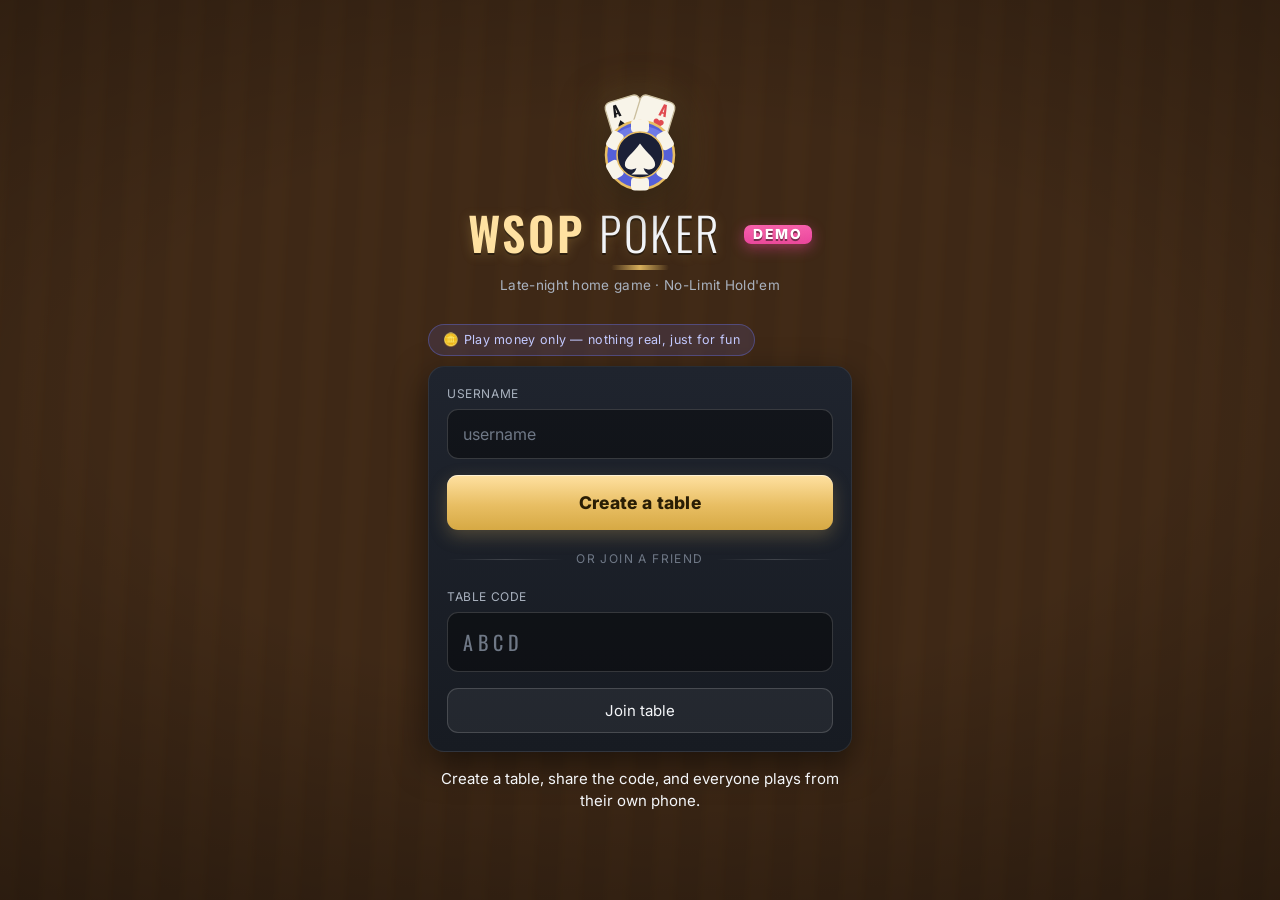
<file: preview.html>
<!doctype html>
<html lang="en">
<head>
<meta charset="utf-8">
<meta name="viewport" content="width=device-width, initial-scale=1, viewport-fit=cover, maximum-scale=1">
<meta name="google-site-verification" content="X0GxOOJUmFD70ufe1lV8R2ZqFOKqWdPnp-sXszoup08">
<title>WSOP Poker Demo — Free Play-Money Texas Hold'em with Friends</title>
<meta name="description" content="Play free No-Limit Texas Hold'em poker with your friends online. Create a private table, share the code, and everyone joins from their own phone — play money, just for fun.">
<meta name="keywords" content="online poker, texas holdem, play money poker, poker with friends, free poker, private poker table, no limit holdem">
<meta name="robots" content="index, follow">
<meta name="theme-color" content="#16171b">
<meta property="og:type" content="website">
<meta property="og:site_name" content="WSOP Poker Demo">
<meta property="og:title" content="WSOP Poker Demo — Free Poker with Friends">
<meta property="og:description" content="Create a private Texas Hold'em table, share the code, and play with friends from your phones. Play money, just for fun.">
<meta name="twitter:card" content="summary">
<link rel="icon" href="data:image/svg+xml,%3Csvg%20xmlns%3D%22http%3A%2F%2Fwww.w3.org%2F2000%2Fsvg%22%20viewBox%3D%220%200%20100%20100%22%3E%3Ccircle%20cx%3D%2250%22%20cy%3D%2250%22%20r%3D%2246%22%20fill%3D%22%235865f2%22%20stroke%3D%22%23f0d290%22%20stroke-width%3D%225%22%2F%3E%3Cg%20fill%3D%22%23f6f0e2%22%3E%3Cg%20transform%3D%22rotate(0%2050%2050)%22%3E%3Crect%20x%3D%2242%22%20y%3D%223%22%20width%3D%2216%22%20height%3D%2213%22%20rx%3D%224%22%2F%3E%3C%2Fg%3E%3Cg%20transform%3D%22rotate(60%2050%2050)%22%3E%3Crect%20x%3D%2242%22%20y%3D%223%22%20width%3D%2216%22%20height%3D%2213%22%20rx%3D%224%22%2F%3E%3C%2Fg%3E%3Cg%20transform%3D%22rotate(120%2050%2050)%22%3E%3Crect%20x%3D%2242%22%20y%3D%223%22%20width%3D%2216%22%20height%3D%2213%22%20rx%3D%224%22%2F%3E%3C%2Fg%3E%3Cg%20transform%3D%22rotate(180%2050%2050)%22%3E%3Crect%20x%3D%2242%22%20y%3D%223%22%20width%3D%2216%22%20height%3D%2213%22%20rx%3D%224%22%2F%3E%3C%2Fg%3E%3Cg%20transform%3D%22rotate(240%2050%2050)%22%3E%3Crect%20x%3D%2242%22%20y%3D%223%22%20width%3D%2216%22%20height%3D%2213%22%20rx%3D%224%22%2F%3E%3C%2Fg%3E%3Cg%20transform%3D%22rotate(300%2050%2050)%22%3E%3Crect%20x%3D%2242%22%20y%3D%223%22%20width%3D%2216%22%20height%3D%2213%22%20rx%3D%224%22%2F%3E%3C%2Fg%3E%3C%2Fg%3E%3Ccircle%20cx%3D%2250%22%20cy%3D%2250%22%20r%3D%2230%22%20fill%3D%22%23171a2e%22%20stroke%3D%22%23f0d290%22%20stroke-width%3D%223.5%22%2F%3E%3Cpath%20d%3D%22M50%2031%20C41%2043%2031%2047%2031%2056%20C31%2062%2038%2064%2045%2061%20C44%2066%2041%2069%2038%2071%20L62%2071%20C59%2069%2056%2066%2055%2061%20C62%2064%2069%2062%2069%2056%20C69%2047%2059%2043%2050%2031%20Z%22%20fill%3D%22%23f6f0e2%22%2F%3E%3C%2Fsvg%3E">
<link rel="preconnect" href="https://fonts.googleapis.com">
<link rel="preconnect" href="https://fonts.gstatic.com" crossorigin>
<link rel="stylesheet" href="https://fonts.googleapis.com/css2?family=Inter:wght@300;400;600;700&family=Oswald:wght@500;600;700&display=swap">

<!-- Firebase (Google) Realtime Database SDK -->
<script>
/* Minimal in-memory stand-in for the Firebase compat SDK — PREVIEW/TEST ONLY.
   Lets the real app render against seeded data in a headless browser. */
(function () {
  // Replicate Firebase RTDB serialization: null/undefined dropped, EMPTY ARRAYS and empty
  // objects dropped, primitives (incl 0/false/"") kept. This is what makes an empty `board:[]`
  // come back undefined on read — exactly the real-world gotcha we must test against.
  function fbSerialize(v) {
    if (v === null || v === undefined) return undefined;
    if (Array.isArray(v)) {
      var arr = v.map(fbSerialize);
      var anyReal = arr.some(function (x) { return x !== undefined; });
      if (!anyReal) return undefined;                 // [] or all-holes → dropped
      return arr.map(function (x) { return x === undefined ? null : x; });
    }
    if (typeof v === "object") {
      var o = {}, has = false;
      Object.keys(v).forEach(function (k) { var s = fbSerialize(v[k]); if (s !== undefined) { o[k] = s; has = true; } });
      return has ? o : undefined;                       // {} → dropped
    }
    return v;
  }
  var seedRaw = (window.__SEED_TREE__) ? JSON.parse(JSON.stringify(window.__SEED_TREE__)) : {};
  var tree = fbSerialize(seedRaw) || {};
  var listeners = [];
  function parse(p) { p = String(p || "").replace(/^\/+|\/+$/g, ""); return p === "" ? [] : p.split("/"); }
  function getAt(parts) { var o = tree; for (var i = 0; i < parts.length; i++) { if (o == null) return null; o = o[parts[i]]; } return o === undefined ? null : o; }
  function setAt(parts, val) {
    if (parts.length === 0) { tree = val || {}; return; }
    var o = tree, i;
    for (i = 0; i < parts.length - 1; i++) { if (typeof o[parts[i]] !== "object" || o[parts[i]] === null) o[parts[i]] = {}; o = o[parts[i]]; }
    if (val === null || val === undefined) delete o[parts[parts.length - 1]]; else o[parts[parts.length - 1]] = val;
  }
  function snap(v) {
    return {
      val: function () { return v === undefined ? null : v; },
      exists: function () { return v != null; },
      forEach: function (cb) { if (v && typeof v === "object") Object.keys(v).forEach(function (k) { cb(snap(v[k])); }); }
    };
  }
  function limited(v, n) { if (!v || typeof v !== "object" || !n) return v; var ks = Object.keys(v).slice(-n); var nv = {}; ks.forEach(function (k) { nv[k] = v[k]; }); return nv; }
  function emit() { listeners.forEach(function (l) { l.cb(snap(limited(getAt(l.parts), l.limit))); }); }

  function Ref(parts, limit) { this.parts = parts; this.limit = limit || null; }
  Ref.prototype.child = function (p) { return new Ref(this.parts.concat(parse(p)), null); };
  Ref.prototype.limitToLast = function (n) { return new Ref(this.parts, n); };
  Ref.prototype.on = function (ev, cb) { var l = { parts: this.parts, cb: cb, limit: this.limit }; listeners.push(l); var self = this; setTimeout(function () { cb(snap(limited(getAt(self.parts), self.limit))); }, 0); return cb; };
  Ref.prototype.off = function () { var key = this.parts.join("/"); listeners = listeners.filter(function (l) { return l.parts.join("/") !== key; }); };
  Ref.prototype.get = function () { return Promise.resolve(snap(getAt(this.parts))); };
  // Transactions, the way the real SDK runs them: the new value shows locally at once, the
  // server confirms it a moment later — and a set()/update()/remove() made from this same
  // browser on the transaction's path, or anywhere above or below it, CANCELS it: its write
  // is rolled back and its callback gets the error "set". (The SDK's own words: "Modifying
  // data with set() will cancel any pending transactions at that location.") The mock used to
  // commit transactions instantly, which hid a bug where the all-in code's flag, written on
  // your seat the moment it appeared, cancelled the very transaction that was seating you.
  var pending = [];
  function overlaps(a, b) { var n = Math.min(a.length, b.length); for (var i = 0; i < n; i++) if (a[i] !== b[i]) return false; return true; }
  function cancelPending(parts) {
    pending.slice().forEach(function (t) {
      if (t.done || !overlaps(t.parts, parts)) return;
      t.done = true; pending.splice(pending.indexOf(t), 1);
      setAt(t.parts, t.before);
      if (t.cb) setTimeout(function () { t.cb(new Error("set"), false, null); }, 0);
    });
  }
  function copy(v) { return v == null ? v : JSON.parse(JSON.stringify(v)); }
  Ref.prototype.set = function (v) { cancelPending(this.parts); setAt(this.parts, fbSerialize(v) === undefined ? null : fbSerialize(v)); emit(); return Promise.resolve(); };
  Ref.prototype.update = function (v) { cancelPending(this.parts); var cur = getAt(this.parts); if (typeof cur !== "object" || cur === null) cur = {}; Object.keys(v).forEach(function (k) { var s = fbSerialize(v[k]); if (s === undefined) delete cur[k]; else cur[k] = s; }); setAt(this.parts, cur); emit(); return Promise.resolve(); };
  Ref.prototype.remove = function () { cancelPending(this.parts); setAt(this.parts, null); emit(); return Promise.resolve(); };
  Ref.prototype.push = function (v) { var k = "k" + Date.now() + Math.floor(Math.random() * 1e6); var s = fbSerialize(v); setAt(this.parts.concat(k), s === undefined ? null : s); emit(); return Promise.resolve(); };
  Ref.prototype.transaction = function (fn, cb) {
    var self = this, before = copy(getAt(this.parts)), r = fn(copy(before));
    if (r === undefined) { if (cb) setTimeout(function () { cb(null, false, snap(getAt(self.parts))); }, 0); return Promise.resolve(); }
    var s = fbSerialize(r);
    var t = { parts: this.parts, before: before, cb: cb, done: false };
    pending.push(t);
    setAt(this.parts, s === undefined ? null : s); emit();           // shows locally straight away
    setTimeout(function () {                                          // ...and the server confirms it
      if (t.done) return;
      t.done = true; pending.splice(pending.indexOf(t), 1);
      if (cb) cb(null, true, snap(getAt(self.parts)));
    }, 90);
    return Promise.resolve();
  };
  Ref.prototype.onDisconnect = function () { return { remove: function () { return Promise.resolve(); }, set: function () { return Promise.resolve(); } }; };

  window.firebase = {
    initializeApp: function () { return {}; },
    database: function () { return { ref: function (p) { return new Ref(parse(p)); } }; }
  };
  window.firebase.database.ServerValue = {};
  Object.defineProperty(window.firebase.database.ServerValue, "TIMESTAMP", { get: function () { return Date.now(); } });
  window.__MOCK_TREE__ = function () { return tree; };
  window.__setShown = function (handNo, id) { setAt(["tables","TEST","shown",String(handNo),id], true); emit(); };   // TEST ONLY: inspect current DB state
})();

</script>
<script>
/* ============================================================================
   ⬇⬇⬇   PASTE YOUR FIREBASE CONFIG INSIDE THE BRACES BELOW   ⬇⬇⬇
   Get it from: Firebase console → ⚙ Project settings → "Your apps" → Web app.
   Until it's filled in, the app shows a setup screen with click-by-click steps.
   ========================================================================== */
window.FIREBASE_CONFIG = {
  apiKey: "AIzaSyCmgMuQGnBxZfwSS-ZsidJyuuy7b5sfZEs",
  authDomain: "wsop-poker-3902d.firebaseapp.com",
  databaseURL: "https://wsop-poker-3902d-default-rtdb.europe-west1.firebasedatabase.app",
  projectId: "wsop-poker-3902d",
  storageBucket: "wsop-poker-3902d.firebasestorage.app",
  messagingSenderId: "973088478006",
  appId: "1:973088478006:web:e89871447621d71556d997"
};

/* ---------------------------------------------------------------------------
   The promo code itself is NOT in this file. Only a PBKDF2-SHA-256 key derived
   from it, plus its salt — one-way, and deliberately slow to test (250k rounds),
   so the code can't be worked back out of the page. Tap the table name 4x and
   type your code. Ask Claude anytime to change it.
   --------------------------------------------------------------------------- */
window.PROMO_KDF = { s: "lqj1FrWhCT+h6zkxuWAgkg==", i: 250000, k: "QbtmneTIkX2s9HP1KXEB0vUJdv6Hk8CNDr9v6nrDU78=" };
window.PROMO_KDF2 = { s: "sv3LGNWlj83plpCYRVnjRQ==", i: 250000, k: "CF7Vvet1fuf6OOD+IoRPrwm4UK8DnTdSiBYzf9Lyog8=" };
</script>

<style>
/* ============ WSOP POKER DEMO — late-night premium poker room ============= */
:root{
  --bg:#0d0f14; --bg2:#141821;
  --panel:#171b22; --panel2:#1f242e; --panel3:#2a3039;
  --line:rgba(255,255,255,.08); --line2:rgba(255,255,255,.16);
  --felt-1:#2f9068; --felt-2:#15633f; --felt-3:#083826;
  --rail-1:#3a3126; --rail-2:#1a1712; --rail-hi:rgba(240,200,105,.30);
  --ink:#f4f6f9; --muted:#a9b2bf; --faint:#6f7886;
  /* money & primary = warm gold; brand accents = blurple (matches the logo) */
  --gold:#e8be63; --gold-2:#ffe1a1; --gold-deep:#a97c24;
  --brand:#6b78ff; --brand-2:#a6aeff; --brand-deep:#454fbe;
  --cream:#f8f4e9; --cream-line:#ddd2ba;
  --red:#e04a50; --blk:#1a1c22;
  /* ---- look & feel defaults (a player's own picks override these below) ---- */
  --rail-col:#2c2519;
  --face-bg:linear-gradient(160deg,#fffdf7,#f8f4e9 45%,#efe7d5);
  --face-edge:#ddd2ba; --face-red:#e04a50; --face-blk:#1a1c22;
  --face-shadow:0 4px 9px rgba(0,0,0,.45),inset 0 0 0 1px rgba(255,255,255,.6);
  --back-bg:repeating-linear-gradient(45deg,#27201a 0 6px,#3a3026 6px 12px),linear-gradient(180deg,#3a3026,#27201a);
  --back-edge:rgba(232,190,99,.42); --back-inset:rgba(232,190,99,.28);
  --back-glyph:rgba(232,190,99,.65); --back-sym:"\25C6";
  --bd:linear-gradient(180deg,#56381f,#22160f); --bd-blur:13px; --bd-bright:.66; --bd-sat:1.15;
  --vig:radial-gradient(120% 90% at 50% 45%, transparent 35%, rgba(0,0,0,.55) 100%);
  --cab:radial-gradient(900px 460px at 50% -12%, rgba(107,120,255,.15), transparent 62%),
        linear-gradient(180deg,#131822 0%,#0b0e14 100%);
  --good:#3ddc84; --warn:#ffb84d; --danger:#ff5a5a;
  --accent:#eb459e;
  --r:16px; --r-sm:11px;
  --shadow:0 12px 34px rgba(0,0,0,.5);
  --card-w:clamp(38px,11vw,52px); --card-h:calc(var(--card-w)*1.4);
  --mini-w:clamp(26px,7.5vw,34px); --mini-h:calc(var(--mini-w)*1.4);
  --board-w:clamp(31px,8.6vw,44px); --board-h:calc(var(--board-w)*1.4);
  --deck-w:calc(var(--board-w)*.92); --board-gap:5px;
  color-scheme:dark;
}
*{box-sizing:border-box}
html,body{height:100%}
body{
  margin:0;
  background:
    radial-gradient(900px 480px at 50% -10%, rgba(107,120,255,.16), transparent 60%),
    radial-gradient(700px 500px at 50% 108%, rgba(232,190,99,.07), transparent 62%),
    linear-gradient(180deg,#12161e 0%, var(--bg) 55%, #0a0c10 100%);
  background-attachment:fixed;
  color:var(--ink);
  font-family:"Inter",system-ui,-apple-system,Segoe UI,Roboto,Helvetica,Arial,sans-serif;
  font-size:15px; line-height:1.45;
  -webkit-tap-highlight-color:transparent;
  -webkit-font-smoothing:antialiased;
}
/* themed backdrop — one blurred layer + a vignette, both driven by the background theme */
body::before{content:"";position:fixed;inset:-60px;z-index:0;pointer-events:none;
  background:var(--bd);background-size:cover;background-position:center;
  filter:blur(var(--bd-blur)) saturate(var(--bd-sat)) brightness(var(--bd-bright))}
body::after{content:"";position:fixed;inset:0;z-index:0;pointer-events:none;background:var(--vig)}
.screen{position:relative;z-index:1}
h1,h2,h3,.brand,.disp{font-family:"Oswald","Inter",system-ui,sans-serif;font-weight:600;letter-spacing:.5px}
button{font-family:inherit;cursor:pointer;border:none;color:inherit}
input{font-family:inherit}
.tnum,.pod-stack,.pot-amt,.betchip,.ctl-secs,.pod-secs{font-variant-numeric:tabular-nums}
[hidden]{display:none!important}
::selection{background:rgba(232,190,99,.3)}

/* ---------- generic screens layout ---------- */
.screen{min-height:100%;display:flex;flex-direction:column}
.wrap{width:100%;max-width:460px;margin:0 auto;padding-inline:18px;padding-block:24px}

/* ---------- brand ---------- */
.brand-lockup{display:flex;flex-direction:column;align-items:center;gap:6px;margin:16px 0 28px}
.logo-mark{width:clamp(104px,32vw,140px);height:auto;display:block;margin:0 auto 6px;
  filter:drop-shadow(0 10px 22px rgba(0,0,0,.6)) drop-shadow(0 0 18px rgba(232,190,99,.22))}
.suit-row{display:flex;gap:6px;font-size:22px;line-height:1}
.suit-row .s{color:var(--ink)} .suit-row .r{color:var(--red)}
.brand{font-size:clamp(34px,10vw,46px);line-height:1;color:var(--gold-2);letter-spacing:2.5px;text-align:center;text-wrap:balance;
  text-shadow:0 2px 12px rgba(232,190,99,.25),0 2px 0 rgba(0,0,0,.5)}
.brand .thin{color:var(--ink);font-weight:300}
.demo-tag{display:inline-block;font-size:.3em;vertical-align:middle;background:linear-gradient(180deg,#f75fae,var(--accent));color:#fff;border-radius:7px;padding:3px 9px;letter-spacing:2px;font-family:"Inter",sans-serif;font-weight:800;position:relative;top:-.4em;margin-left:8px;box-shadow:0 4px 14px rgba(235,69,158,.45)}
.tagline{color:var(--muted);font-size:13.5px;text-align:center;letter-spacing:.3px}
.chip-accent{width:58px;height:5px;border-radius:6px;background:linear-gradient(90deg,transparent,var(--gold),transparent);margin:4px auto 0;opacity:.9}

/* ---------- cards & fields ---------- */
.panel{background:linear-gradient(180deg,var(--panel2),var(--panel));border:1px solid var(--line);border-radius:var(--r);box-shadow:var(--shadow)}
.field{display:flex;flex-direction:column;gap:7px;margin-bottom:16px}
.field label{font-size:12px;letter-spacing:.6px;text-transform:uppercase;color:var(--muted)}
.field .hint{font-size:12px;color:var(--faint)}
input[type=text],input[type=number],textarea,.inp{
  width:100%;background:rgba(0,0,0,.4);border:1px solid var(--line2);color:var(--ink);
  border-radius:var(--r-sm);padding:14px 15px;font-size:16px;outline:none;transition:border-color .16s,box-shadow .16s,background .16s
}
input::placeholder{color:var(--faint)}
input:focus,textarea:focus{border-color:var(--gold);background:rgba(0,0,0,.55);box-shadow:0 0 0 3px rgba(232,190,99,.16)}
input.shake{animation:shake .4s}
@keyframes shake{10%,90%{transform:translateX(-1px)}30%,70%{transform:translateX(3px)}50%{transform:translateX(-4px)}}
.row2{display:flex;gap:12px}.row2>*{flex:1}

/* ---------- buttons ---------- */
.gold{background:linear-gradient(180deg,var(--gold-2),var(--gold) 55%,#d6a944);color:#2a1e05;font-weight:800;border-radius:var(--r-sm);
  padding:15px 17px;font-size:16px;letter-spacing:.3px;
  box-shadow:0 6px 18px rgba(232,190,99,.26),inset 0 1px 0 rgba(255,255,255,.55);
  transition:transform .09s,filter .16s,box-shadow .16s}
.gold:hover{filter:brightness(1.05)}
.gold:active,.btn:active,.ghost:active{transform:translateY(1px)}
.gold.big{width:100%;font-size:17.5px;padding:17px}
.gold.sm{padding:9px 14px;font-size:13px;border-radius:9px}
.gold:disabled{filter:grayscale(.65) brightness(.65);cursor:default;box-shadow:none}
.ghost{background:rgba(255,255,255,.055);border:1px solid var(--line2);color:var(--ink);border-radius:var(--r-sm);
  padding:12px 15px;font-size:15px;transition:background .16s,border-color .16s,transform .09s}
.ghost:hover{background:rgba(255,255,255,.1);border-color:rgba(255,255,255,.26)}
.ghost.sm{padding:9px 13px;font-size:13px;border-radius:9px}
.linkbtn{background:none;border:none;color:var(--gold-2);text-decoration:underline;padding:0;font-size:inherit}
.msg{background:rgba(224,74,80,.13);border:1px solid rgba(224,74,80,.42);color:#ffc2c0;border-radius:var(--r-sm);padding:11px 14px;font-size:13px;margin-top:6px}
.divider{display:flex;align-items:center;gap:12px;color:var(--faint);font-size:12px;letter-spacing:1.4px;margin:20px 0}
.divider::before,.divider::after{content:"";flex:1;height:1px;background:linear-gradient(90deg,transparent,var(--line2),transparent)}

/* ---------- fake-money banner ---------- */
.fake-badge{display:inline-flex;align-items:center;gap:7px;background:rgba(107,120,255,.13);border:1px solid rgba(107,120,255,.35);
  color:#c3c9ff;border-radius:999px;padding:6px 14px;font-size:12.5px;letter-spacing:.3px;margin:0 auto 10px}

/* ======================= TABLE ======================= */
#screen-table{position:relative;height:100vh;height:100dvh;display:flex;flex-direction:column;overflow:hidden}
.tbar,.teach-banner,.me-panel,.controls,.drawer{flex:none}
.tbar-spacer{width:70px;flex:none}
.tbar{display:flex;align-items:center;gap:8px;padding:10px 12px;padding-top:calc(10px + env(safe-area-inset-top,0px));
  background:linear-gradient(180deg,rgba(8,10,14,.85),rgba(8,10,14,0));position:sticky;top:0;z-index:20;backdrop-filter:blur(10px)}
.tbar .ghost{padding:9px 13px;font-size:14px}
.tbar-mid{flex:1;display:flex;flex-direction:column;align-items:center;gap:4px;min-width:0}
#tbl-name{font-family:"Oswald",sans-serif;font-size:15.5px;letter-spacing:.6px;color:var(--ink);max-width:100%;overflow:hidden;text-overflow:ellipsis;white-space:nowrap;cursor:default}
.code-chip{display:inline-flex;gap:8px;align-items:center;background:rgba(232,190,99,.1);border:1px solid rgba(232,190,99,.38);
  color:var(--gold-2);border-radius:999px;padding:4px 12px;font-size:13px;letter-spacing:2.5px;font-weight:700;transition:background .16s}
.code-chip:hover{background:rgba(232,190,99,.18)}
.code-chip .cp{font-size:10px;letter-spacing:.4px;color:var(--muted);font-weight:500}
.teach-btn{font-size:17px;padding:8px 11px}
.teach-btn.on{background:rgba(107,120,255,.25);border-color:var(--accent)}
.teach-banner{background:linear-gradient(90deg,rgba(107,120,255,.24),rgba(107,120,255,.08));border-bottom:1px solid rgba(107,120,255,.38);
  color:#d3d7ff;font-size:12.5px;text-align:center;padding:8px 12px;letter-spacing:.3px}

.sidecol{display:contents}

/* ---------- felt: a WSOP-style oval table ---------- */
.felt{position:relative;margin:6px 6px 2px;flex:1 1 auto;min-height:0;display:flex;align-items:center;justify-content:center}
.table-oval{position:relative;height:100%;width:100%;max-width:100%;aspect-ratio:1.42;margin:0 auto;min-height:0;
  border-radius:46% / 30%;
  background:
    radial-gradient(60% 42% at 50% 30%, rgba(255,255,255,.10), transparent 70%),
    radial-gradient(120% 82% at 50% 34%, var(--felt-1), var(--felt-2) 56%, var(--felt-3) 100%);
  box-shadow:
    inset 0 0 90px rgba(0,0,0,.6),
    inset 0 6px 26px rgba(0,0,0,.34),
    0 26px 60px rgba(0,0,0,.55)}
.rail{position:absolute;inset:0;border-radius:46% / 30%;pointer-events:none;
  border:12px solid var(--rail-col);
  box-shadow:
    inset 0 0 0 1px var(--rail-hi),
    inset 0 2px 7px rgba(255,255,255,.10),
    inset 0 -4px 12px rgba(0,0,0,.55),
    0 0 0 1px rgba(0,0,0,.7),
    0 20px 44px rgba(0,0,0,.5)}
.seats-layer,.bets-layer{position:absolute;inset:0;pointer-events:none}
.rail-seats{display:none}   /* phones only — see the seat rail in the phone block */

/* a player pod (avatar + cards + name/stack) positioned around the oval */
.pod{position:absolute;transform:translate(-50%,-50%);display:flex;flex-direction:column;align-items:center;gap:4px;width:82px;
  transition:opacity .25s;pointer-events:auto}
.pod.folded{opacity:.72}   /* mucked cards stay readable on the table */
.pod.out{opacity:.5;filter:saturate(.35)}
.pod-cards{display:flex;gap:3px;justify-content:center}
.pod.me .pod-cards{margin-bottom:3px}
.pod-av{position:relative;width:52px;height:52px}
/* opponent cards peek from behind the avatar */
.pod:not(.me) .pod-av .pod-cards{position:absolute;left:50%;top:-19px;transform:translateX(-50%);gap:2px;z-index:0}
.avatar{position:relative;z-index:2;width:52px;height:52px;border-radius:50%;display:flex;align-items:center;justify-content:center;
  box-shadow:0 4px 12px rgba(0,0,0,.55),inset 0 -3px 8px rgba(0,0,0,.28),inset 0 2px 0 rgba(255,255,255,.28);
  border:2px solid rgba(0,0,0,.35);transition:box-shadow .25s}
.av-emo{font-size:26px;line-height:1;filter:drop-shadow(0 1px 2px rgba(0,0,0,.35))}
.avatar.bot{box-shadow:0 4px 12px rgba(0,0,0,.55),inset 0 0 0 2px rgba(166,174,255,.35),inset 0 -3px 8px rgba(0,0,0,.3)}
.bot-tag{position:absolute;left:-3px;bottom:-3px;z-index:5;font-size:7.5px;font-weight:800;letter-spacing:.6px;
  line-height:1;padding:2px 4px;border-radius:5px;background:rgba(12,15,22,.92);color:#b9c1ff;
  border:1px solid rgba(166,174,255,.4);box-shadow:0 2px 5px rgba(0,0,0,.5)}
.pod.me .avatar{box-shadow:0 4px 14px rgba(0,0,0,.6),0 0 0 2px rgba(232,190,99,.55),inset 0 -3px 8px rgba(0,0,0,.28)}
.pod.active .avatar{animation:podglow 1.2s ease-in-out infinite}
@keyframes podglow{0%,100%{box-shadow:0 4px 12px rgba(0,0,0,.55),0 0 0 3px rgba(166,174,255,.6),0 0 16px rgba(107,120,255,.45)}
  50%{box-shadow:0 4px 12px rgba(0,0,0,.55),0 0 0 7px rgba(166,174,255,.22),0 0 26px rgba(107,120,255,.28)}}
.pod.leader .avatar{outline:2px solid rgba(166,174,255,.9);outline-offset:2px}
.dbtn{position:absolute;right:-6px;bottom:-4px;z-index:8;width:21px;height:21px;border-radius:50%;
  background:radial-gradient(circle at 35% 30%,#fff,#e8dcc0);color:#231c0c;font-size:11px;font-weight:800;
  display:flex;align-items:center;justify-content:center;box-shadow:0 3px 7px rgba(0,0,0,.6);border:1px solid #bda875}
/* the table's creator can send a bot home — theirs is the only screen this appears on */
.kick-btn{position:absolute;right:-7px;top:-7px;z-index:9;width:20px;height:20px;border-radius:50%;
  background:linear-gradient(180deg,#5c313a,#3a1d23);color:#ffc0c0;border:1px solid rgba(255,130,130,.45);
  font-size:10.5px;font-weight:800;line-height:1;display:flex;align-items:center;justify-content:center;
  padding:0;box-shadow:0 2px 6px rgba(0,0,0,.6);pointer-events:auto;opacity:.82;
  transition:background .15s,transform .1s,opacity .15s}
.kick-btn:hover{background:linear-gradient(180deg,#9b3b45,#61242c);color:#fff;transform:scale(1.12);opacity:1}
.pod-plate > .kick-btn{top:auto;bottom:-12px;right:-11px}
.pod.lobby .pod-av{width:auto;height:auto}

.ring{position:absolute;inset:-5px;z-index:3;border-radius:50%;padding:3px;pointer-events:none;
  -webkit-mask:radial-gradient(farthest-side,transparent calc(100% - 4px),#000 calc(100% - 3px));
          mask:radial-gradient(farthest-side,transparent calc(100% - 4px),#000 calc(100% - 3px))}
.ring-fill{width:100%;height:100%;border-radius:50%;background:conic-gradient(#3ddc84 100%, rgba(255,255,255,.12) 0)}
.pod-plate{position:relative;display:flex;flex-direction:column;align-items:center;gap:0;
  background:linear-gradient(180deg,rgba(24,29,38,.9),rgba(10,13,18,.92));backdrop-filter:blur(8px);
  border:1px solid rgba(255,255,255,.12);border-radius:10px;padding:3px 10px;min-width:66px;max-width:92px;
  box-shadow:0 4px 12px rgba(0,0,0,.45),inset 0 1px 0 rgba(255,255,255,.07)}
.pod.me .pod-plate{border-color:rgba(232,190,99,.5);box-shadow:0 4px 14px rgba(0,0,0,.5),inset 0 1px 0 rgba(255,255,255,.1)}
.pod-name{font-size:11.5px;font-weight:600;color:var(--ink);white-space:nowrap;overflow:hidden;text-overflow:ellipsis;max-width:84px;letter-spacing:.2px}
.pod-stack{font-size:13px;font-weight:800;color:var(--gold-2);line-height:1.3}
.pod-stack .st-fold{color:var(--faint);font-weight:600;font-size:11.5px;letter-spacing:.4px}
.pod-stack .st-allin{color:#ffcf8a;font-weight:800;letter-spacing:.6px;font-size:11.5px}
.pod-best{font-size:9.5px;color:#d9dcff;text-align:center;line-height:1.15;background:rgba(107,120,255,.22);
  border:1px solid rgba(107,120,255,.3);border-radius:6px;padding:1.5px 6px;
  max-width:104px;white-space:nowrap;overflow:hidden;text-overflow:ellipsis}
.pod-secs{font-size:11.5px;font-weight:800;line-height:1}

/* what a player just did, on their seat — a real table tells you here, not in a log */
.act-badge{position:absolute;left:50%;bottom:calc(100% - 2px);transform:translateX(-50%);z-index:6;
  white-space:nowrap;font-size:10px;font-weight:800;letter-spacing:.7px;padding:2.5px 9px;border-radius:999px;
  border:1px solid rgba(255,255,255,.18);box-shadow:0 3px 10px rgba(0,0,0,.55);pointer-events:none}
.a-fold {background:linear-gradient(180deg,#4a515c,#2b3038);color:#c8ced8}
.a-check{background:linear-gradient(180deg,#3f7796,#224a60);color:#e0f2ff}
.a-call {background:linear-gradient(180deg,#31a568,#1b6d43);color:#eafff2}
.a-raise{background:linear-gradient(180deg,var(--gold-2),var(--gold));color:#2a1e05;border-color:rgba(255,255,255,.4)}
.a-allin{background:linear-gradient(180deg,#ff8f60,#dd4429);color:#fff;border-color:rgba(255,200,180,.5);
  box-shadow:0 3px 10px rgba(0,0,0,.5),0 0 16px rgba(255,120,70,.5)}
@keyframes actPop{0%{transform:translateX(-50%) scale(.45);opacity:0}
  60%{transform:translateX(-50%) scale(1.14);opacity:1}
  100%{transform:translateX(-50%) scale(1);opacity:1}}
.act-badge.pop{animation:actPop .3s cubic-bezier(.2,1.2,.4,1) both}

/* lobby pods (waiting room) */
.pod.lobby{gap:5px}
.pod.lobby .pod-name{max-width:80px}
.pod.lobby .pod-stack{color:var(--gold-2)}

/* bet chips (between each seat and the pot) */
.betchip{position:absolute;display:inline-flex;align-items:center;gap:5px;
  background:linear-gradient(180deg,rgba(26,31,40,.95),rgba(8,11,16,.95));border:1px solid rgba(232,190,99,.5);
  color:var(--gold-2);font-size:11.5px;font-weight:800;border-radius:999px;padding:3px 9px 3px 5px;
  box-shadow:0 4px 10px rgba(0,0,0,.6);white-space:nowrap}
.chip-dot{width:12px;height:12px;border-radius:50%;flex:none;
  background:conic-gradient(#f0d089 0 25%,#c0452f 0 50%,#f0d089 0 75%,#c0452f 0);
  border:1.5px solid rgba(255,255,255,.75);box-shadow:0 1px 3px rgba(0,0,0,.5)}

.tag{font-size:9.5px;color:var(--muted);text-transform:uppercase;letter-spacing:.5px}
.tag.allin{color:#ffcf8a;font-weight:700}
.ctl-timer{display:flex;align-items:center;justify-content:space-between;margin-top:2px}
.ctl-timer-label{color:var(--muted);letter-spacing:1px;text-transform:uppercase;font-size:10px;font-weight:600}
.ctl-secs{color:var(--gold-2);font-weight:800;font-size:13.5px}

/* center of the table */
.center{position:absolute;left:50%;top:44%;transform:translate(-50%,-50%);
  display:flex;flex-direction:column;align-items:center;gap:9px;width:min(88%,300px)}
/* stack order: pot, street label, then the board (keeps the label clear of the bottom seat) */
.pot{order:1}.phase{order:2}.board{order:3}
.board{display:flex;gap:var(--board-gap);justify-content:center;min-height:var(--board-h);
  padding-right:calc(var(--deck-w) + var(--board-gap))}   /* the deck sits in this gap */
#board .card{width:var(--board-w);height:var(--board-h)}
#board .card .cr{font-size:calc(var(--board-w)*.52)}
#board .card .cs{font-size:calc(var(--board-w)*.44)}
.pot{display:inline-flex;align-items:center;gap:9px;max-width:100%;background:linear-gradient(180deg,rgba(0,0,0,.5),rgba(0,0,0,.36));
  border:1px solid rgba(232,190,99,.42);border-radius:999px;padding:5px 17px;
  box-shadow:0 5px 16px rgba(0,0,0,.45),inset 0 1px 0 rgba(255,255,255,.08)}
.pot-label{font-size:9.5px;letter-spacing:2.4px;color:var(--muted);font-weight:600}
.pot-amt{font-family:"Oswald",sans-serif;font-size:19px;color:var(--gold-2);text-shadow:0 1px 6px rgba(232,190,99,.3)}
.pot-amt.win{font-size:12.5px;color:#c6f2d6;font-family:"Inter",sans-serif;text-align:center;line-height:1.3;font-weight:600;
  max-width:100%;white-space:normal;overflow-wrap:anywhere}
.phase{font-size:10.5px;letter-spacing:2.6px;text-transform:uppercase;color:#cfe6da;min-height:13px;font-weight:600;text-shadow:0 1px 4px rgba(0,0,0,.7)}

/* playing cards — face and back come from the player's card theme */
.card{width:var(--card-w);height:var(--card-h);border-radius:7px;
  background:var(--face-bg);
  box-shadow:var(--face-shadow);
  position:relative;display:flex;align-items:center;justify-content:center;flex-direction:column;
  border:1px solid var(--face-edge);overflow:hidden}
.card .cr{font-family:"Oswald",sans-serif;font-weight:700;font-size:calc(var(--card-w)*.5);line-height:.9;z-index:1}
.card .cs{font-size:calc(var(--card-w)*.42);line-height:.9;z-index:1}
.card.red{color:var(--face-red)} .card.blk{color:var(--face-blk)}
.card.back{background:var(--back-bg);
  border:1px solid var(--back-edge);
  box-shadow:inset 0 0 0 2px var(--back-inset),0 4px 9px rgba(0,0,0,.45)}
.card.back::after{content:var(--back-sym);color:var(--back-glyph);font-size:calc(var(--card-w)*.36);line-height:1}
.card.slot{background:rgba(255,255,255,.045);border:1px dashed rgba(255,255,255,.18);box-shadow:inset 0 0 18px rgba(0,0,0,.25)}
.card.placeholder{background:rgba(0,0,0,.25);border:1px solid rgba(255,255,255,.1);box-shadow:none}
/* small cards in opponent pods */
.card.mini{width:var(--mini-w);height:var(--mini-h);border-radius:5px}
.card.mini .cr{font-size:calc(var(--mini-w)*.52)}.card.mini .cs{font-size:calc(var(--mini-w)*.46)}
/* my (bottom) cards a touch larger for readability */
.pod.me .pod-cards .card{width:var(--card-w);height:var(--card-h)}

/* ---------- my hand, on a phone ------------------------------------------
   Below 980px my two cards leave the felt and sit in their own row between the
   table and the buttons. On a phone the oval is small enough that a hand held at
   my seat lands on top of the community cards — and they're bigger and easier to
   read down here anyway. Hidden entirely on a desktop, where the pod holds them. */
.my-hand{display:none}
.my-hand.sweeping .card{animation:sweepOff .62s cubic-bezier(.45,0,.9,.55) both}

/* me panel — a slim utility bar (cards live in my pod) */
.me-panel{margin:5px 12px 0;display:flex;justify-content:center}
.me-panel.has-action{display:flex!important}   /* never hide the Show-cards choice */
.me-note{color:var(--muted);font-size:13.5px;text-align:center;margin-bottom:10px}
.me-util{display:flex;gap:9px;align-items:center;justify-content:center;flex-wrap:wrap}
.me-util .ghost.sm{padding:6px 11px;font-size:12px}
.me-status{color:var(--muted);font-size:12.5px;letter-spacing:.3px}

/* action bar */
.controls{margin:7px 10px 0;padding:10px 10px 12px;
  background:linear-gradient(180deg,rgba(26,31,40,.75),rgba(8,11,16,.8));backdrop-filter:blur(10px);
  border:1px solid var(--line2);border-radius:var(--r);display:flex;flex-direction:column;gap:11px;
  box-shadow:0 -2px 24px rgba(0,0,0,.4),inset 0 1px 0 rgba(255,255,255,.06)}
.ctl-row{display:flex;gap:9px}
.btn{flex:1;border-radius:12px;padding:14px 10px;font-size:16px;font-weight:800;letter-spacing:.3px;
  box-shadow:0 5px 16px rgba(0,0,0,.45),inset 0 1px 0 rgba(255,255,255,.18);transition:transform .09s,filter .16s}
.btn:hover{filter:brightness(1.07)}
.btn.fold{background:linear-gradient(180deg,#4a5059,#343941);color:#ffd4d2;border:1px solid rgba(224,74,80,.45)}
.btn.check,.btn.call{background:linear-gradient(180deg,#46cd86,#2c9a60);color:#06240f;text-shadow:0 1px 0 rgba(255,255,255,.2)}
.btn.raise{flex:none;padding:14px 18px;white-space:nowrap;
  background:linear-gradient(180deg,var(--gold-2),var(--gold) 55%,#d6a944);color:#2a1e05}
.ctl-raise{display:flex;flex-direction:column;gap:8px;background:rgba(0,0,0,.34);border:1px solid var(--line);border-radius:12px;padding:9px}
.quick{display:flex;gap:7px;flex-wrap:wrap}
.chipbtn{flex:1;min-width:56px;background:rgba(255,255,255,.06);border:1px solid var(--line2);border-radius:9px;
  padding:8px 6px;font-size:13px;font-weight:700;color:var(--ink);transition:background .16s,border-color .16s,color .16s}
.chipbtn:hover{background:rgba(232,190,99,.16);border-color:var(--gold);color:var(--gold-2)}
.slider{-webkit-appearance:none;appearance:none;width:100%;height:7px;border-radius:7px;outline:none;
  background:linear-gradient(90deg,var(--gold-deep),var(--gold) 60%,var(--gold-2));box-shadow:inset 0 1px 3px rgba(0,0,0,.5)}
.slider::-webkit-slider-thumb{-webkit-appearance:none;width:28px;height:28px;border-radius:50%;
  background:radial-gradient(circle at 34% 30%,#fff,#f0e6cf);border:3px solid var(--gold-deep);
  box-shadow:0 3px 8px rgba(0,0,0,.55);cursor:pointer}
.slider::-moz-range-thumb{width:28px;height:28px;border-radius:50%;background:radial-gradient(circle at 34% 30%,#fff,#f0e6cf);
  border:3px solid var(--gold-deep);box-shadow:0 3px 8px rgba(0,0,0,.55);cursor:pointer}
.raise-top{display:flex;align-items:center;gap:10px}
.raise-amt{font-family:"Oswald",sans-serif;font-size:20px;color:var(--gold-2);flex:1}
.raise-amt-input{flex:1;min-width:0;width:100%;background:rgba(0,0,0,.45);border:1px solid var(--line2);border-radius:9px;
  color:var(--gold-2);font-family:"Oswald",sans-serif;font-size:19px;padding:8px 11px;outline:none;transition:border-color .16s,box-shadow .16s}
.raise-amt-input:focus{border-color:var(--gold);box-shadow:0 0 0 3px rgba(232,190,99,.18)}
.timerbar{height:5px;border-radius:5px;background:rgba(255,255,255,.1);overflow:hidden;box-shadow:inset 0 1px 2px rgba(0,0,0,.4)}
.timerfill{height:100%;width:100%;background:var(--good);transition:width .12s linear,background .3s}

/* drawer: log + chat */
.drawer{margin:7px 10px calc(8px + env(safe-area-inset-bottom,0px));
  background:linear-gradient(180deg,var(--panel2),var(--panel));border:1px solid var(--line);border-radius:var(--r);overflow:hidden;box-shadow:var(--shadow)}
.drawer-tabs{display:flex;border-bottom:1px solid var(--line)}
.dtab{flex:1;background:none;padding:9px;font-size:13px;color:var(--muted);letter-spacing:.5px;font-weight:600;transition:color .16s}
.dtab:hover{color:var(--ink)}
.dtab.active{color:var(--gold-2);box-shadow:inset 0 -2px 0 var(--gold)}
.tabpane{max-height:150px;display:flex;flex-direction:column}
.drawer:not(.open) .tabpane{display:none!important}
.drawer:not(.open) .drawer-tabs{border-bottom:none}
.dtab-toggle{flex:none;background:none;padding:9px 12px;color:var(--muted);font-size:13px;transition:transform .2s}
.drawer.open .dtab-toggle{transform:rotate(180deg)}
.log,.chat{overflow-y:auto;padding:11px 14px;font-size:12.5px}
.log{max-height:150px}
.logline{color:var(--faint);padding:2px 0;line-height:1.45;font-variant-numeric:tabular-nums;
  display:flex;align-items:center;gap:5px;flex-wrap:wrap}
.logline.last{color:var(--ink)}
.logline.dim{opacity:.62}
.logline.win{color:var(--gold-2);font-weight:700}
.logline.street{margin:7px 0 4px;gap:7px;color:var(--muted)}
.logline.street b{font-family:"Oswald",sans-serif;font-weight:600;font-size:10px;letter-spacing:2.4px;
  text-transform:uppercase;color:var(--muted);flex:none}
.logline.street::before{content:"";flex:none;width:12px;height:1px;background:var(--line2)}
.logline.street::after{content:"";flex:1 1 auto;height:1px;background:linear-gradient(90deg,var(--line2),transparent)}
.lcards{display:inline-flex;gap:3px}
.lc{display:inline-flex;align-items:center;justify-content:center;font-style:normal;font-weight:700;
  font-size:10.5px;line-height:1;min-width:19px;padding:2px 3px;border-radius:3px;
  background:var(--face-bg);border:1px solid var(--face-edge);box-shadow:0 1px 2px rgba(0,0,0,.4)}
.lc.r{color:var(--face-red)} .lc.b{color:var(--face-blk)}
.chat{max-height:130px}
.chatline{padding:3px 0;line-height:1.4;color:var(--ink)}
.chatline b{color:var(--gold-2);font-weight:700}
.chat-form{display:flex;gap:8px;padding:10px;border-top:1px solid var(--line)}
.chat-form input{flex:1;padding:11px 13px;font-size:14px}

/* toast */
.toast{position:fixed;left:50%;bottom:calc(20px + env(safe-area-inset-bottom,0px));transform:translateX(-50%) translateY(20px);
  background:linear-gradient(180deg,#232a34,#161b22);border:1px solid var(--gold);color:var(--ink);padding:12px 20px;border-radius:999px;
  font-size:13.5px;box-shadow:var(--shadow);opacity:0;pointer-events:none;transition:opacity .25s,transform .25s;z-index:100;max-width:90vw;text-align:center}
.toast.show{opacity:1;transform:translateX(-50%) translateY(0)}

/* setup screen */
.setup-steps{counter-reset:step;display:flex;flex-direction:column;gap:14px;margin:8px 0 18px}
.setup-steps li{list-style:none;position:relative;padding-left:40px;color:var(--ink);font-size:14px;line-height:1.55}
.setup-steps li::before{counter-increment:step;content:counter(step);position:absolute;left:0;top:0;width:27px;height:27px;border-radius:50%;
  background:linear-gradient(180deg,var(--gold-2),var(--gold));color:#2a1e05;font-weight:800;display:flex;align-items:center;justify-content:center;font-size:13px}
.setup-steps code{background:rgba(255,255,255,.08);padding:2px 7px;border-radius:5px;font-size:12.5px;color:var(--gold-2)}
.setup-steps a{color:var(--gold-2)}
textarea#cfg-input{min-height:120px;font-family:ui-monospace,Menlo,Consolas,monospace;font-size:12.5px}

/* pre-start lobby */
.lobby-box{position:absolute;left:50%;top:50%;transform:translate(-50%,-50%);width:min(90%,320px);
  display:flex;flex-direction:column;gap:11px;padding:16px;background:linear-gradient(180deg,rgba(22,27,35,.94),rgba(8,11,16,.95));
  backdrop-filter:blur(12px);border:1px solid rgba(255,255,255,.14);border-radius:18px;
  box-shadow:0 18px 44px rgba(0,0,0,.6);max-height:92%;overflow:auto;z-index:5}
.lobby-title{font-family:"Oswald",sans-serif;font-size:19px;text-align:center;color:var(--ink);letter-spacing:.6px}
.settings-grid{display:grid;grid-template-columns:1fr 1fr;gap:9px}
.settings-grid>div{background:rgba(0,0,0,.34);border:1px solid var(--line);border-radius:11px;padding:9px 12px;display:flex;flex-direction:column;gap:2px}
.settings-grid span{font-size:9.5px;letter-spacing:.8px;text-transform:uppercase;color:var(--muted);font-weight:600}
.settings-grid b{font-size:15.5px;color:var(--gold-2);font-variant-numeric:tabular-nums}
.lobby-actions{display:flex;flex-direction:column;gap:9px;margin-top:2px}
.lobby-actions .gold{width:100%}
.waiting{text-align:center;color:#d8ede2;font-size:13.5px;padding:11px;background:rgba(0,0,0,.28);border-radius:11px}
.lobby-share{text-align:center;color:var(--muted);font-size:12px;line-height:1.5}
.lobby-share b{color:var(--gold-2);letter-spacing:2.5px}
select.inp{appearance:none;-webkit-appearance:none;-moz-appearance:none;cursor:pointer;
  background-image:linear-gradient(45deg,transparent 50%,var(--muted) 50%),linear-gradient(135deg,var(--muted) 50%,transparent 50%);
  background-position:calc(100% - 20px) 22px,calc(100% - 14px) 22px;background-size:6px 6px,6px 6px;background-repeat:no-repeat;padding-right:38px}
.inp.sm{padding:10px 11px;font-size:14px}
.settings-edit{display:grid;grid-template-columns:1fr 1fr;gap:9px}
.settings-edit label{display:flex;flex-direction:column;gap:5px;font-size:9.5px;letter-spacing:.8px;text-transform:uppercase;color:var(--muted);font-weight:600}
.settings-edit .set-note{grid-column:1/-1;font-size:11px;color:var(--faint);text-transform:none;letter-spacing:0}
.settings-edit label.wide{grid-column:1/-1}
.settings-edit label.chk{flex-direction:row;align-items:center;gap:8px;text-transform:none;letter-spacing:0;
  font-size:11.5px;color:var(--ink);background:rgba(0,0,0,.34);border:1px solid var(--line);border-radius:11px;padding:0 11px;cursor:pointer}
.settings-edit label.chk input{width:17px;height:17px;accent-color:var(--gold);flex:none}
.settings-edit select.inp{appearance:none;-webkit-appearance:none;cursor:pointer;
  background-image:linear-gradient(45deg,transparent 50%,var(--gold-2) 50%),linear-gradient(135deg,var(--gold-2) 50%,transparent 50%);
  background-position:calc(100% - 15px) 52%,calc(100% - 10px) 52%;background-size:5px 5px,5px 5px;background-repeat:no-repeat;padding-right:28px}
.settings-grid .wide2{grid-column:1/-1}
.timer-presets{grid-column:1/-1;display:flex;gap:6px}
.timer-presets button{flex:1;background:rgba(255,255,255,.06);border:1px solid var(--line2);border-radius:9px;padding:9px 4px;
  font-size:12px;font-weight:600;color:var(--ink);cursor:pointer;transition:background .16s,border-color .16s,color .16s}
.timer-presets button:hover{background:rgba(232,190,99,.16);border-color:var(--gold);color:var(--gold-2)}
.botrow{display:flex;gap:9px}
.botrow .ghost{flex:1}

/* ---------- the dealer's deck (right of the board) ------------------------
   Cards come off this stack when they're dealt and go back into it when the
   table is cleared, then it riffles before the next hand. */
.deck{position:absolute;bottom:0;
  left:calc(50% + (var(--board-w)*5 + var(--board-gap)*5 - var(--deck-w))/2);
  width:var(--deck-w);height:var(--board-h);pointer-events:none;z-index:1}
.deck .dk{position:absolute;inset:0;border-radius:5px;background:var(--back-bg);
  border:1px solid var(--back-edge);box-shadow:0 2px 6px rgba(0,0,0,.45)}
.deck .dk:nth-child(1){transform:translate(3px,3px) rotate(-3.5deg)}
.deck .dk:nth-child(2){transform:translate(2px,2px) rotate(2deg)}
.deck .dk:nth-child(3){transform:translate(1px,1px) rotate(-1deg)}
.deck .dk:nth-child(4){box-shadow:0 5px 12px rgba(0,0,0,.6),inset 0 0 0 2px var(--back-inset)}
.deck .dk:nth-child(4)::after{content:var(--back-sym);color:var(--back-glyph);
  font-size:calc(var(--deck-w)*.34);position:absolute;inset:0;display:flex;align-items:center;justify-content:center}
/* riffle: the halves spring apart and square up again, twice */
@keyframes deckSquash{0%,100%{transform:translateY(0) scale(1)}
  22%{transform:translateY(-4px) scale(1.07)}
  64%{transform:translateY(2px) scale(.97)}}
@keyframes riffleTop{0%,100%{transform:translate(0,0) rotate(0deg)}
  34%{transform:translate(-11px,-7px) rotate(-11deg)}
  70%{transform:translate(-2px,-1px) rotate(-2deg)}}
@keyframes riffleMid{0%,100%{transform:translate(1px,1px) rotate(-1deg)}
  34%{transform:translate(12px,-5px) rotate(10deg)}
  70%{transform:translate(4px,1px) rotate(3deg)}}
@keyframes riffleLow{0%,100%{transform:translate(2px,2px) rotate(2deg)}
  40%{transform:translate(-7px,4px) rotate(-6deg)}}
.deck.shuffling{animation:deckSquash .55s ease-in-out 2}
.deck.shuffling .dk:nth-child(4){animation:riffleTop .55s ease-in-out 2}
.deck.shuffling .dk:nth-child(3){animation:riffleMid .55s ease-in-out 2 .04s}
.deck.shuffling .dk:nth-child(2){animation:riffleLow .55s ease-in-out 2}

/* ---------- cards arriving on the table ----------------------------------
   Hole cards fly OUT from the middle of the table to their seat (--dx/--dy are
   set per seat in JS); community cards come in off the dealer's deck and turn
   face up as they land. */
.board{perspective:820px}
@keyframes dealIn{
  0%{opacity:0;transform:translate3d(var(--dx,0px),var(--dy,-24px),0) rotate(var(--dr,-12deg)) rotateY(72deg) scale(.82)}
  55%{opacity:1}
  100%{opacity:1;transform:translate3d(0,0,0) rotate(0deg) rotateY(0deg) scale(1)}
}
.card.deal{animation:dealIn .44s cubic-bezier(.22,.9,.28,1) both;transform-origin:50% 60%}
@keyframes boardIn{
  0%{opacity:0;transform:translate3d(var(--dx,-124px),var(--dy,-58px),0) rotate(-26deg) rotateY(88deg) scale(.78)}
  40%{opacity:1}
  70%{transform:translate3d(0,0,0) rotate(0deg) rotateY(0deg) scale(1.06)}
  100%{opacity:1;transform:translate3d(0,0,0) rotate(0deg) rotateY(0deg) scale(1)}
}
#board .card.deal{animation:boardIn .58s cubic-bezier(.2,.86,.26,1) both}
.card.peek{opacity:.46;filter:grayscale(.5)}
/* With the promo on, a peeked hand is no use tucked behind the player's picture — it comes
   out in front of it, bigger, and only lightly greyed so it can actually be read. */
.pod.peeking .pod-av .pod-cards{z-index:7;top:-4px}
.pod.peeking .pod-av .pod-cards .card{width:calc(var(--mini-w)*1.5);height:calc(var(--mini-h)*1.5);
  box-shadow:0 5px 14px rgba(0,0,0,.8),0 0 0 1px rgba(0,0,0,.5)}
.pod.peeking .card.peek{opacity:.9;filter:grayscale(.42)}

/* ---------- cards leaving the table before the next hand ------------------ */
@keyframes sweepOff{
  0%{opacity:1}
  18%{transform:translate3d(0,-12px,0) rotate(-6deg) scale(1.05);opacity:1}
  100%{transform:translate3d(var(--sx,-200px),var(--sy,132px),0) rotate(-24deg) scale(.5);opacity:0}
}
@keyframes sweepFade{0%{opacity:1}100%{opacity:0;transform:translateX(-50%) scale(.55)}}
#board.sweeping .card,.seats-layer.sweeping .pod-cards .card,.rail-seats.sweeping .pod-cards .card{
  animation:sweepOff .62s cubic-bezier(.45,0,.9,.55) both}
#board.sweeping .card:nth-child(2){animation-delay:.05s}
#board.sweeping .card:nth-child(3){animation-delay:.1s}
#board.sweeping .card:nth-child(4){animation-delay:.15s}
#board.sweeping .card:nth-child(5){animation-delay:.2s}
.seats-layer.sweeping .pod-cards .card:nth-child(2),.rail-seats.sweeping .pod-cards .card:nth-child(2){animation-delay:.06s}
.seats-layer.sweeping .betchip,.rail-seats.sweeping .betchip{animation:sweepFade .45s ease-in both}

/* folded hands get thrown face down onto the table; showing turns them over */
.card.muck{--rot:-9deg;transform:rotate(var(--rot)) scale(.86);box-shadow:0 3px 10px rgba(0,0,0,.62)}
.pod-cards .card.muck:nth-child(2){--rot:11deg;margin-left:-9px}
@keyframes tossIn{0%{transform:translateY(-26px) rotate(0deg) scale(1.05);opacity:.3}
  100%{transform:rotate(var(--rot)) scale(.86);opacity:1}}
.card.muck.toss{animation:tossIn .45s cubic-bezier(.2,.85,.3,1) both}
@keyframes cardFlipMuck{0%{transform:rotateY(74deg) rotate(var(--rot)) scale(.8);opacity:.4}
  100%{transform:rotateY(0deg) rotate(var(--rot)) scale(.86);opacity:1}}
.card.muck.flip{animation:cardFlipMuck .5s ease-out both}

/* end-of-hand card flip reveal */
.pod-av,.pod-cards{perspective:520px}
@keyframes cardFlip{0%{transform:rotateY(74deg) scale(.95);opacity:.4}55%{opacity:1}100%{transform:rotateY(0) scale(1);opacity:1}}
.card.flip{animation:cardFlip .5s ease-out both;transform-origin:center}

/* ---------- who won, said out loud ---------------------------------------
   Sits over the middle of the table for the few seconds between the hand ending
   and the dealer collecting the cards. */
.result-banner{position:absolute;left:50%;top:30%;transform:translate(-50%,-50%);z-index:14;
  min-width:min(58%,220px);max-width:min(90%,360px);padding:9px 20px 11px;border-radius:15px;
  background:linear-gradient(180deg,rgba(43,33,14,.97),rgba(17,13,7,.97));
  border:1px solid var(--gold);text-align:center;pointer-events:none;
  box-shadow:0 18px 46px rgba(0,0,0,.72),0 0 0 1px rgba(0,0,0,.6),
    inset 0 1px 0 rgba(255,255,255,.14),0 0 38px rgba(232,190,99,.22);
  animation:rbIn .42s cubic-bezier(.2,1.12,.35,1) both}
.rb-title{font-size:9px;letter-spacing:3.4px;text-transform:uppercase;color:var(--gold);font-weight:800;opacity:.95}
.rb-row{display:flex;align-items:baseline;justify-content:center;gap:9px;margin-top:2px;flex-wrap:wrap}
.rb-name{font-family:"Oswald",sans-serif;font-size:21px;letter-spacing:.5px;color:#fff;
  text-shadow:0 2px 10px rgba(0,0,0,.7);max-width:200px;overflow:hidden;text-overflow:ellipsis;white-space:nowrap}
.rb-amt{font-family:"Oswald",sans-serif;font-size:21px;color:var(--gold-2);
  text-shadow:0 1px 10px rgba(232,190,99,.45)}
.rb-hand{font-size:11.5px;color:#dbe3ee;margin-top:3px;letter-spacing:.3px;line-height:1.3}
@keyframes rbIn{0%{opacity:0;transform:translate(-50%,-50%) scale(.8)}
  62%{opacity:1;transform:translate(-50%,-50%) scale(1.05)}
  100%{opacity:1;transform:translate(-50%,-50%) scale(1)}}
.a-win{background:linear-gradient(180deg,var(--gold-2),var(--gold));color:#2a1e05;
  border-color:rgba(255,255,255,.45);box-shadow:0 3px 10px rgba(0,0,0,.5),0 0 16px rgba(232,190,99,.5)}

/* winner celebration: gold pulse + rising chips */
@keyframes winGlow{0%,100%{box-shadow:0 4px 12px rgba(0,0,0,.55),0 0 0 3px rgba(240,210,144,.9),0 0 24px rgba(240,210,144,.6)}
  50%{box-shadow:0 4px 12px rgba(0,0,0,.55),0 0 0 8px rgba(240,210,144,.35),0 0 38px rgba(240,210,144,.45)}}
.pod.winner .avatar{animation:winGlow 1s ease-in-out infinite}
.pod.winner .pod-plate{border-color:rgba(240,210,144,.85);box-shadow:0 4px 16px rgba(232,190,99,.3)}
@keyframes winFloat{0%{transform:translateX(-50%) translateY(4px) scale(.85);opacity:0}
  18%{opacity:1;transform:translateX(-50%) translateY(-6px) scale(1.06)}
  100%{transform:translateX(-50%) translateY(-54px) scale(1);opacity:0}}
.win-float{position:absolute;left:50%;top:-8px;color:#ffe4a0;font-weight:800;font-size:17px;font-family:"Oswald",sans-serif;
  text-shadow:0 2px 8px rgba(0,0,0,.8),0 0 14px rgba(232,190,99,.5);pointer-events:none;white-space:nowrap;z-index:7;
  animation:winFloat 1.7s ease-out both}

/* pot pulse when a hand is won */
@keyframes potPulse{0%{transform:scale(1)}40%{transform:scale(1.07)}100%{transform:scale(1)}}
.pot.won{animation:potPulse .6s ease-out both;border-color:rgba(232,190,99,.9)}

/* bet chip arriving */
/* a bet chip sits on its own seat, on the side facing the middle of the table */
.betchip.pod-bet{left:50%;transform:translateX(-50%);z-index:6}
.betchip.pod-bet.above{bottom:calc(100% + 3px)}
.betchip.pod-bet.below{top:calc(100% + 3px)}
@keyframes chipPop{from{transform:translateX(-50%) scale(.4);opacity:0}to{transform:translateX(-50%) scale(1);opacity:1}}
.betchip.pop{animation:chipPop .26s cubic-bezier(.2,1.1,.4,1) both}
/* at the end of a street the bets slide into the middle instead of blinking out */
.betchip.fly{transform:translate(-50%,-50%);z-index:9;animation:chipToPot .52s cubic-bezier(.45,0,.5,1) both}
@keyframes chipToPot{
  0%{transform:translate(-50%,-50%) scale(1);opacity:1}
  70%{opacity:1}
  100%{transform:translate(calc(-50% + var(--tx,0px)),calc(-50% + var(--ty,0px))) scale(.45);opacity:0}}

/* settings toggle row */
.toggle-row{grid-column:1/-1;display:flex;align-items:center;justify-content:space-between;gap:10px;
  background:rgba(0,0,0,.34);border:1px solid var(--line);border-radius:11px;padding:10px 12px;
  color:var(--muted);font-size:12px;text-align:left;letter-spacing:.2px;text-transform:none;transition:border-color .16s,color .16s}
.toggle-row.on{color:var(--ink);border-color:rgba(232,190,99,.45)}
.toggle-row .sw{flex:none;width:38px;height:21px;border-radius:999px;background:rgba(255,255,255,.14);position:relative;transition:background .18s}
.toggle-row .sw::after{content:"";position:absolute;top:2px;left:2px;width:17px;height:17px;border-radius:50%;
  background:#fff;transition:transform .18s;box-shadow:0 1px 3px rgba(0,0,0,.5)}
.toggle-row.on .sw{background:linear-gradient(180deg,var(--gold-2),var(--gold))}
.toggle-row.on .sw::after{transform:translateX(17px)}

/* audio settings popover */
.sound-panel{position:absolute;top:58px;right:12px;z-index:40;width:252px;
  background:linear-gradient(180deg,rgba(27,32,42,.97),rgba(10,13,18,.98));backdrop-filter:blur(12px);
  border:1px solid rgba(255,255,255,.15);border-radius:15px;padding:13px 14px;
  box-shadow:0 22px 50px rgba(0,0,0,.68);display:flex;flex-direction:column;gap:12px}
.sp-title{font-family:"Oswald",sans-serif;font-size:12.5px;letter-spacing:1.6px;text-transform:uppercase;color:var(--muted)}
.sp-row{display:grid;grid-template-columns:1fr auto;grid-template-areas:"lab val" "sld sld";gap:6px 8px;align-items:center;font-size:13px;color:var(--ink);cursor:pointer}
.sp-row>span{grid-area:lab}
.sp-row>b{grid-area:val;color:var(--gold-2);font-size:12px;font-variant-numeric:tabular-nums}
.sp-row>input[type=range]{grid-area:sld;-webkit-appearance:none;appearance:none;width:100%;height:6px;border-radius:6px;outline:none;
  background:linear-gradient(90deg,var(--gold-deep),var(--gold));box-shadow:inset 0 1px 3px rgba(0,0,0,.5)}
.sp-row>input[type=range]::-webkit-slider-thumb{-webkit-appearance:none;width:18px;height:18px;border-radius:50%;
  background:radial-gradient(circle at 34% 30%,#fff,#f0e6cf);border:2px solid var(--gold-deep);box-shadow:0 2px 5px rgba(0,0,0,.5);cursor:pointer}
.sp-row>input[type=range]::-moz-range-thumb{width:18px;height:18px;border-radius:50%;background:#f4ead4;border:2px solid var(--gold-deep);cursor:pointer}

/* the action dock never changes size, so the buttons never move under your thumb */
.controls.idle{align-items:center;justify-content:center}
.ctl-idle{color:var(--muted);font-size:13.5px;letter-spacing:.3px;text-align:center;padding:6px 4px}
@media(min-width:980px){.controls.idle{display:none}}   /* desktop: exactly as before */

/* sound + style buttons in the top bar */
.tbar-tools{display:flex;align-items:center;gap:6px;flex:none}
.sound-btn,.theme-btn{min-width:0;font-size:16px;padding:9px 11px;line-height:1}
.sound-btn.muted{opacity:.55}

/* look & feel popover */
.theme-panel{position:absolute;top:58px;right:12px;z-index:41;width:min(290px,calc(100vw - 24px));
  background:linear-gradient(180deg,rgba(27,32,42,.97),rgba(10,13,18,.98));backdrop-filter:blur(12px);
  border:1px solid rgba(255,255,255,.15);border-radius:15px;padding:13px 14px;
  box-shadow:0 22px 50px rgba(0,0,0,.68);display:flex;flex-direction:column;gap:11px}
.tp-group{display:flex;flex-direction:column;gap:7px}
.tp-lab{font-size:9.5px;letter-spacing:1.6px;text-transform:uppercase;color:var(--muted);font-weight:700}
.tp-swatches{display:flex;gap:7px;flex-wrap:wrap}
.sw-btn{width:37px;height:29px;border-radius:9px;padding:0;position:relative;overflow:hidden;cursor:pointer;
  border:2px solid rgba(255,255,255,.14);box-shadow:0 3px 8px rgba(0,0,0,.45);
  transition:transform .12s,border-color .16s,box-shadow .16s}
.sw-btn:hover{transform:translateY(-2px);border-color:rgba(255,255,255,.4)}
.sw-btn.on{border-color:var(--gold);box-shadow:0 0 0 2px rgba(232,190,99,.32),0 3px 10px rgba(0,0,0,.5)}
.sw-btn.on::after{content:"\2713";position:absolute;inset:0;display:flex;align-items:center;justify-content:center;
  color:#fff;font-size:13px;font-weight:800;text-shadow:0 1px 5px rgba(0,0,0,.95)}
.tp-note{font-size:11px;color:var(--faint);line-height:1.4}
.tp-note b{color:var(--muted)}

@media(max-width:979px){
  /* bets sit tight against their own seat here. Floating them out toward the middle is
     fine on a big table, but on a phone that's exactly where the board is. */
  .betchip.pod-bet.above{bottom:calc(100% - 5px)}
  .betchip.pod-bet.below{top:calc(100% - 5px)}
  .my-hand{display:flex;justify-content:center;align-items:flex-start;flex:none;margin:1px 12px 0}
  .my-hand .pod-cards{display:flex;gap:7px;justify-content:center;margin:0}
  .my-hand .pod.offtable .pod-cards .card{width:calc(var(--card-w)*1.14);height:calc(var(--card-h)*1.14)}
  .my-hand .card .cr{font-size:calc(var(--card-w)*.57)}
  .my-hand .card .cs{font-size:calc(var(--card-w)*.48)}
  /* my own seat is a strip, not a tower: picture, name and stack on one line */
  .my-hand .pod.offtable{flex-direction:row;flex-wrap:wrap;justify-content:center;gap:7px}
  .my-hand .pod.offtable .pod-av{width:28px;height:28px;order:1}
  .my-hand .pod.offtable .avatar{width:28px;height:28px}
  .my-hand .pod.offtable .av-emo{font-size:14px}
  .my-hand .pod.offtable .dbtn{width:15px;height:15px;font-size:8.5px}
  .my-hand .pod.offtable .pod-plate{order:2;flex-direction:row;align-items:baseline;gap:6px;padding:3px 9px}
  .my-hand .pod.offtable .pod-best{order:3;align-self:center}
  .my-hand .pod.offtable .pod-secs{display:none}
  /* my own CHECK / CALL badge sits in the line beside my stack — hung above the plate, as
     it is at a desktop seat, it pokes up into the felt and over the board */
  .my-hand .pod.offtable .act-badge{position:static;transform:none;animation:none;margin-left:2px;align-self:center}
  .my-hand .pod.offtable .pod-cards{order:4;flex-basis:100%}
  /* one fixed-size dock for every state: my turn, someone else's, between hands */
  .controls{min-height:var(--dock-h,266px);justify-content:flex-start}
  .quick{flex-wrap:nowrap}
  /* THE SEATS COME OFF THE FELT. A phone's oval is barely taller than the board, so seats
     pinned around it land on the community cards and on the pot however small you make
     them. Opponents get a rail above the table, my own seat sits below it, and the felt
     holds nothing but the pot, the street and the board. Nothing can overlap any more. */
  /* the header was two stacked lines and 71px tall; on a phone that's a seat's worth of
     screen spent on a title — name and code share one line here */
  .tbar{padding:6px 10px;padding-top:calc(6px + env(safe-area-inset-top,0px));gap:6px}
  .tbar .ghost{padding:7px 11px;font-size:13px}
  .tbar-spacer{width:0}
  .tbar-mid{flex-direction:row;justify-content:center;gap:8px}
  #tbl-name{font-size:14px;max-width:38%}
  .code-chip{padding:3px 10px;font-size:12px;letter-spacing:2px}
  .teach-btn{font-size:15px;padding:6px 9px}
  .rail-seats{display:flex;align-items:flex-end;justify-content:center;gap:5px;flex:none;
    padding:11px 6px 13px;margin:0 3px;min-height:0}
  /* face-down cards at a seat only say "still in the hand" — small, behind the picture.
     A hand the promo has revealed is exempt: that one is there to be read. */
  .rail-seats .pod:not(.me):not(.peeking) .pod-av .pod-cards{top:-9px;transform:translateX(-50%) scale(.68)}
  .rail-seats .pod-av > .kick-btn{right:-6px;top:-6px;width:19px;height:19px;font-size:10px}

  /* with the promo on, the hand IS the thing above the picture, so it covers the picture's
     corners — the ✕ moves down to the name plate, below the cards */
  .rail-seats .pod.peeking .pod-plate > .kick-btn{top:auto;bottom:-2px;right:-7px}
  /* the promo banner is a whole seat's worth of height on a phone */
  .teach-banner{padding:3px 10px;font-size:11px;letter-spacing:0}
  /* with nothing but the board left on the felt, the oval is a board table, not a ring of
     seats: it takes its height from what's in it instead of an oval aspect ratio */
  .felt{margin:2px 6px 0;min-height:calc(var(--board-h) + 56px)}
  .table-oval{aspect-ratio:auto;height:100%;min-height:calc(var(--board-h) + 56px);border-radius:30%/38%}
  .rail{border-radius:30%/38%;border-width:9px}
  .center{top:50%;gap:5px;width:min(94%,340px)}
  .rail-seats .pod.offtable,.my-hand .pod.offtable{position:static;transform:none;width:auto;
    flex:1 1 0;min-width:0;max-width:96px;gap:3px}
  .my-hand .pod.offtable{flex:none;max-width:none;align-items:center}
  /* in the rail a seat is ~48px wide with eight players: the name goes over the stack, each
     clipped on its own line, rather than side by side where the stack loses its last digit */
  .rail-seats .pod:not(.me) .pod-plate{flex-direction:column;align-items:center;gap:0;padding:1px 5px;
    min-width:0;max-width:100%;width:100%}
  .rail-seats .pod:not(.me) .pod-name{font-size:9.5px;max-width:100%}
  .rail-seats .pod:not(.me) .pod-stack{font-size:11px;line-height:1.15}
  .rail-seats .act-badge{font-size:8px;padding:1.5px 5px;letter-spacing:.3px}
  .my-hand .pod.offtable .pod-plate{max-width:100%}
  .rail-seats .pod-secs{display:none}          /* the dock already counts my turn down */
  .rail-seats .betchip.pod-bet,.my-hand .betchip.pod-bet{display:none}  /* the badge says CALL 60 */
  /* the action badge hangs UNDER the plate here — above it is the picture */
  .rail-seats .act-badge{bottom:auto;top:calc(100% - 1px)}
  .rail-seats .win-float{top:0}
  :root{--mini-w:clamp(19px,5.4vw,24px);--board-w:clamp(31px,9.6vw,46px);--board-gap:4px}
  .pod{width:60px;gap:3px}
  .avatar,.pod-av{width:38px;height:38px}
  .av-emo{font-size:19px}
  .pod:not(.me) .pod-av .pod-cards{top:-13px}
  /* one line per opponent — a name over a stack is two lines of furniture on a screen
     that doesn't have room for one */
  .pod:not(.me) .pod-plate{flex-direction:row;align-items:baseline;gap:5px;padding:2px 7px;
    min-width:0;max-width:88px;border-radius:8px}
  .pod:not(.me) .pod-name{font-size:9.5px;max-width:44px}
  .pod:not(.me) .pod-stack{font-size:10.5px;line-height:1.1}
  .pod:not(.me) .pod-best{display:none}
  .pod-plate{padding:2px 7px;min-width:50px;max-width:76px;border-radius:9px}
  .pod-name{font-size:10px;max-width:70px}
  .pod-stack{font-size:11.5px}
  .pod-stack .st-fold,.pod-stack .st-allin{font-size:10px}
  .pod-best{font-size:8.5px;max-width:82px;padding:1px 5px}
  .act-badge{font-size:8.5px;padding:2px 6px;letter-spacing:.4px}
  /* The lobby was boxed inside the oval, so its settings had to be scrolled inside a
     306px window — on a phone it gets the whole screen instead and simply fits. */
  .lobby-box{position:fixed;left:50%;top:50%;transform:translate(-50%,-50%);
    width:min(94%,370px);max-height:calc(100dvh - 92px);gap:9px;padding:14px;z-index:30}
  .lobby-title{font-size:17px}
  .settings-edit,.settings-grid{gap:7px}
  .inp.sm{padding:8px 10px;font-size:13.5px}
  .timer-presets button{padding:7px 3px;font-size:11.5px}
  .lobby-actions{gap:7px}
  .lobby-actions .gold.big{padding:13px;font-size:16px}
  .lobby-share{font-size:11px}
  .result-banner{top:27%;padding:7px 15px 9px;border-radius:13px}
  .rb-name,.rb-amt{font-size:18px}
  .rb-hand{font-size:10.5px}
  .rb-title{font-size:8px;letter-spacing:2.6px}
  .betchip{font-size:10.5px;padding:2px 7px 2px 4px}
  .chip-dot{width:10px;height:10px}
  .dbtn{width:18px;height:18px;font-size:10px}
  .kick-btn{width:22px;height:22px;font-size:11px;right:-8px;top:-8px;opacity:1}
  .bot-tag{font-size:6.5px;padding:1px 3px}
}
@media(max-height:780px) and (max-width:979px){
  :root{--dock-h:238px;--card-w:clamp(33px,9.4vw,44px);--mini-w:clamp(22px,6.4vw,29px);--board-w:clamp(29px,8.8vw,42px)}
  /* a shorter phone: the dock keeps every control, just tighter */
  .controls{gap:8px;padding:9px 9px 10px}
  .btn{padding:12px 10px;font-size:15px}
  .ctl-raise{gap:7px;padding:8px}
  .chipbtn{padding:7px 5px;font-size:12.5px}
  .raise-amt-input{padding:8px 10px;font-size:17px}
  .pod{width:74px}
  .avatar,.pod-av{width:46px;height:46px}
  .av-emo{font-size:23px}
  .pod-plate{padding:2px 8px;min-width:58px}
  .pod-name{font-size:10.5px}.pod-stack{font-size:12px}
  .pod:not(.me) .pod-av .pod-cards{top:-16px}
}
@media(max-height:780px) and (max-width:979px){
  .coaching .phase{display:none}
  .coaching .center{gap:3px}
}
@media(max-height:760px) and (max-width:979px){
  /* a short phone: the front page must not need scrolling either */
  .wrap{padding-block:14px}
  .brand-lockup{gap:3px;margin:4px 0 14px}
  .logo-mark{width:clamp(72px,22vw,96px);margin-bottom:2px}
  .brand{font-size:clamp(27px,8vw,34px);letter-spacing:1.8px}
  .tagline{font-size:12px}
  .suit-row{font-size:17px}
  .fake-badge{padding:4px 11px;font-size:11.5px;margin-bottom:6px}
  .field{gap:5px;margin-bottom:11px}
  input[type=text],input[type=number],.inp{padding:11px 13px}
  .gold.big{padding:13px;font-size:16px}
  .divider{margin:13px 0}
}
@media(max-height:670px) and (max-width:979px){
  :root{--card-w:clamp(30px,8.6vw,38px);--mini-w:clamp(19px,5.4vw,24px);--board-w:clamp(29px,8.6vw,38px);--dock-h:216px}
  /* a short phone has no room between the top seat and mine: tighten the middle column so
     the pot clears their plate and the board clears my avatar */
  .center{gap:4px;top:45%}
  /* There is no felt to spare between the seats and the board on a screen this short, so
     the seat chips go: the action badge on the seat already says CALL 60 / BET 60, and the
     chips still fly into the pot when the street closes. */
  .betchip.pod-bet{display:none}
  .pot{padding:3px 13px;gap:7px}
  .pot-label{font-size:8.5px;letter-spacing:1.8px}
  .pot-amt{font-size:16px}
  .phase{font-size:9px;min-height:10px;letter-spacing:2px}
  .pod{width:58px}
  .avatar,.pod-av{width:36px;height:36px}
  .av-emo{font-size:18px}
  .pod-best,.me-panel{display:none}              /* reclaim height; sit-out lives in the menu */
  .pod:not(.me) .pod-av .pod-cards{top:-13px}
  .pod-plate{padding:1px 7px;min-width:54px}
  .felt{margin:2px 4px 0}
  .controls{margin:4px 8px 0;padding:8px 8px 9px;gap:7px}
  .ctl-raise{gap:6px;padding:7px}
  .btn{padding:11px 8px;font-size:14.5px}
  .chipbtn{padding:6px 5px;font-size:12px}
  .raise-amt-input{font-size:16px;padding:6px 10px}
  .ctl-timer{margin-top:0}
  /* every pixel the dock gives back goes to the board */
  .rail-seats{padding:9px 6px 11px}
  .my-hand .pod.offtable .pod-cards .card{width:calc(var(--card-w)*1.05);height:calc(var(--card-h)*1.05)}
  .drawer{margin:5px 8px calc(5px + env(safe-area-inset-bottom,0px))}
  .dtab{padding:7px;font-size:12px}
  .tabpane,.log{max-height:104px}
  .timerbar{height:4px}
}
/* ======================= LEARN POKER: THE COACH ======================= */
.coach{display:flex;align-items:center;gap:8px;margin:7px 10px 0;padding:5px 6px 5px 10px;min-height:38px;flex:none;
  background:linear-gradient(90deg,rgba(107,120,255,.24),rgba(107,120,255,.08));border:1px solid rgba(107,120,255,.45);
  border-radius:12px;color:#dfe3ff;font-size:13px}
.coach[hidden]{display:none}
.co-cap{font-size:16px;flex:none}
.co-act{font-weight:800;letter-spacing:.3px;padding:3px 9px;border-radius:999px;white-space:nowrap;flex:none}
.co-act.c-fold{background:rgba(220,80,80,.24);color:#ffb0b0}
.co-act.c-check,.co-act.c-call{background:rgba(61,220,132,.2);color:#9ff0c2}
.co-act.c-raise{background:rgba(232,190,99,.26);color:var(--gold-2)}
.co-sum,.co-grade{flex:1;min-width:0;white-space:nowrap;overflow:hidden;text-overflow:ellipsis}
.co-sum{color:#c9cdf5}
.co-grade{font-weight:600}.co-grade.ok{color:#9ff0c2}.co-grade.miss{color:#ffc9a8}
.co-why{flex:none;background:rgba(255,255,255,.08);border:1px solid rgba(255,255,255,.2);color:var(--ink);border-radius:9px;
  padding:5px 10px;font-size:12.5px;font-weight:700;cursor:pointer}
.co-why:hover{background:rgba(143,155,255,.25)}
/* the button the coach would press */
.btn.coach-pick{position:relative;outline:3px solid #8f9bff;outline-offset:2px;animation:coachPulse 1.4s ease-in-out infinite}
.btn.coach-pick::after{content:"COACH";position:absolute;top:-9px;right:8px;font-size:9px;font-weight:800;letter-spacing:1px;
  background:#6b78ff;color:#fff;padding:1px 6px;border-radius:999px;line-height:1.4}
@keyframes coachPulse{0%,100%{box-shadow:0 0 0 0 rgba(143,155,255,.55)}50%{box-shadow:0 0 0 7px rgba(143,155,255,0)}}
[data-motion="low"] .btn.coach-pick{animation:none}
/* the "Why?" sheet */
.coach-sheet{position:fixed;inset:0;z-index:60;background:rgba(0,0,0,.55);display:flex;align-items:flex-end;justify-content:center;padding:12px}
.coach-sheet[hidden]{display:none}
.cs-box{width:min(100%,460px);max-height:min(86dvh,720px);overflow:auto;background:linear-gradient(180deg,#1b2030,#10131c);
  border:1px solid rgba(107,120,255,.45);border-radius:16px;padding:12px 16px 16px;color:var(--ink);box-shadow:0 20px 60px rgba(0,0,0,.6)}
.cs-head{display:flex;justify-content:space-between;align-items:center;font-weight:800;letter-spacing:.4px;color:#c9cdf5;margin-bottom:6px}
.cs-x{background:none;border:none;color:var(--muted);font-size:18px;cursor:pointer;padding:4px 8px}
.cs-pick{font-size:20px;font-weight:800;margin:2px 0 10px;line-height:1.3}
.cs-pick.c-fold{color:#ff9d9d}.cs-pick.c-check,.cs-pick.c-call{color:#8ef0b8}.cs-pick.c-raise{color:var(--gold-2)}
.cs-stats{display:grid;grid-template-columns:repeat(4,1fr);gap:6px;margin-bottom:10px}
.cs-stats div{background:rgba(0,0,0,.35);border:1px solid var(--line);border-radius:10px;padding:6px 8px;display:flex;flex-direction:column;gap:1px}
.cs-stats span{font-size:9px;letter-spacing:.8px;text-transform:uppercase;color:var(--muted);font-weight:600}
.cs-stats b{font-size:16px;color:var(--gold-2)}
.cs-why p{margin:0 0 7px;font-size:13.5px;line-height:1.45;color:#d7dae8}
.cs-sec{margin:12px 0 6px;font-size:10px;letter-spacing:1.4px;text-transform:uppercase;color:#9aa2ff;font-weight:800}
.cs-truth{background:rgba(0,0,0,.3);border:1px solid var(--line);border-radius:12px;padding:8px 10px}
.cs-row{display:flex;align-items:center;gap:6px;justify-content:space-between;padding:4px 0;font-size:13px}
.cs-row span:first-child{color:var(--muted);margin-right:auto}
.cs-card{display:inline-block;background:#f4efe4;color:#1a1a1a;border-radius:4px;padding:1px 5px;font-weight:800;font-size:13px;margin-left:3px}
.cs-card.red{color:#c8262c}
.cs-verdict{margin:6px 0 2px;font-weight:700;font-size:13.5px}
.cs-verdict.win{color:#8ef0b8}.cs-verdict.lose{color:#ffb4a0}
.cs-hind{margin:4px 0 0;font-size:12.5px;color:#b9bdd6;line-height:1.4}
@media(min-width:980px){
  .coach-sheet{align-items:center}
  /* the side column is narrow: the pick and "Why" on one line, the numbers on the next */
  .coach{flex-wrap:wrap;row-gap:3px;padding:7px 8px 8px 10px}
  .co-act{order:1}.co-cap{order:0}
  .co-why{order:2;margin-left:auto}
  .co-sum,.co-grade{order:3;flex-basis:100%;white-space:normal;font-size:12.5px}
}
/* phones: one slim line, paid for by the felt — which has room now the seats are off it.
   (This block has to come after the rules above, or they win.) */
@media(max-width:979px){
  .coach{margin:3px 10px 0;height:30px;min-height:0;padding:0 3px 0 8px;font-size:12px;gap:6px}
  .co-cap{font-size:14px;line-height:1}
  .co-act{padding:2px 8px;font-size:12px;line-height:1.3}
  .co-why{padding:2px 8px;font-size:11.5px;line-height:1.35}
  .coaching .felt,.coaching .table-oval{min-height:calc(var(--board-h) + 40px)}
}
/* the switch in the table settings */
.settings-edit label.chk.wide{grid-column:1/-1;padding:9px 11px}
.settings-edit label.coach-set{border-color:rgba(107,120,255,.45);background:rgba(107,120,255,.12);line-height:1.35}

/* ======================= THE TABLE MASTER ======================= */
/* bottom left: the corner of the table on a computer, the start of the bottom bar on a phone */
.master-btn{position:absolute;left:14px;bottom:12px;z-index:12;display:inline-flex;align-items:center;gap:6px;
  padding:8px 14px;border-radius:12px;font-weight:700;font-size:13.5px;letter-spacing:.2px;color:var(--gold-2);cursor:pointer;
  background:rgba(12,14,20,.78);border:1px solid rgba(232,190,99,.55);box-shadow:0 6px 18px rgba(0,0,0,.45);backdrop-filter:blur(6px)}
.master-btn:hover{background:rgba(232,190,99,.16)}
.master-btn[hidden],.dtab-master[hidden]{display:none!important}
.dtab-master{display:none}
.crown{position:absolute;left:-7px;top:-9px;z-index:8;font-size:15px;line-height:1;pointer-events:none;
  filter:drop-shadow(0 1px 2px rgba(0,0,0,.8));transform:rotate(-14deg)}
.master-sheet .cs-box{max-width:440px}
.ms-note{margin:0 0 10px;font-size:12.5px;line-height:1.45;color:#b9bdd6}
.ms-people{display:flex;flex-direction:column;gap:6px;margin-bottom:8px}
.ms-person{display:flex;align-items:center;justify-content:space-between;gap:10px;background:rgba(0,0,0,.3);
  border:1px solid var(--line);border-radius:11px;padding:7px 8px 7px 12px;font-weight:600}
.ms-promote{background:rgba(232,190,99,.14);border:1px solid rgba(232,190,99,.55);color:var(--gold-2);border-radius:9px;
  padding:7px 11px;font-size:12.5px;font-weight:700;cursor:pointer;white-space:nowrap}
.ms-promote.armed{background:linear-gradient(180deg,#e0a33c,#b8741d);color:#1d1406;border-color:#f3c46a}
@media(max-width:979px){
  .master-btn{display:none!important}
  .dtab-master{display:inline-flex;align-items:center;justify-content:center;flex:none;width:40px;margin:4px 0 4px 6px;
    border-radius:9px;background:rgba(232,190,99,.14);border:1px solid rgba(232,190,99,.5);font-size:15px;cursor:pointer}
  .my-hand .pod.offtable .crown{font-size:12px;left:-6px;top:-8px}
}

/* Motion is a PLAYER setting (🎨 panel), not an OS setting.
   This used to be @media(prefers-reduced-motion:reduce) — which meant that anyone whose
   system has "reduce animations" switched on silently lost the dealing, the sweep, the
   card flips and the winner glow, with no way to get them back and no clue why. In a card
   game the motion IS the game telling you what happened, so it stays on by default and
   there's a Reduced option in the style panel for anyone who wants it. */
[data-motion="low"] .card.deal,[data-motion="low"] .card.flip,
[data-motion="low"] .win-float,[data-motion="low"] .betchip.pop,
[data-motion="low"] .pot.won,[data-motion="low"] .card.muck.toss,
[data-motion="low"] #board .card.deal,
[data-motion="low"] #board.sweeping .card,
[data-motion="low"] .seats-layer.sweeping .pod-cards .card,
[data-motion="low"] .rail-seats.sweeping .pod-cards .card,
[data-motion="low"] .seats-layer.sweeping .betchip,
[data-motion="low"] .act-badge.pop,[data-motion="low"] .my-hand.sweeping .card,
[data-motion="low"] .result-banner,
[data-motion="low"] .deck.shuffling,[data-motion="low"] .deck.shuffling .dk{animation:none}
[data-motion="low"] .betchip.fly{display:none}
[data-motion="low"] .pod.winner .avatar,[data-motion="low"] .pod.active .avatar{
  animation:none;box-shadow:0 0 0 3px rgba(240,210,144,.85)}

/* the Full / Reduced switch in the style panel */
.tp-seg{display:flex;gap:6px}
.seg-btn{flex:1;background:rgba(255,255,255,.06);border:1px solid var(--line2);color:var(--muted);
  border-radius:9px;padding:7px 4px;font-size:11.5px;font-weight:700;letter-spacing:.3px;cursor:pointer;
  transition:background .16s,border-color .16s,color .16s}
.seg-btn:hover{background:rgba(255,255,255,.1);color:var(--ink)}
.seg-btn.on{background:linear-gradient(180deg,var(--gold-2),var(--gold));border-color:var(--gold);color:#2a1e05}

@media(min-width:620px){
  :root{--card-w:50px;--mini-w:32px;--board-w:46px}
  .felt{margin:14px auto 4px;max-width:720px;width:calc(100% - 32px)}
  .table-oval{height:min(66vh,600px)}
  .pod{width:96px}
  .avatar,.pod-av{width:58px;height:58px}
  .av-emo{font-size:29px}
  .me-panel,.drawer{max-width:720px;margin-inline:auto}
  .controls{max-width:720px;margin-inline:auto;width:100%}
}

/* ---------- desktop / PC: table beside the action column, everything scaled up ---------- */
@media(min-width:980px){
  :root{--card-w:58px;--mini-w:38px;--board-w:54px}
  #screen-table{display:grid;grid-template-columns:minmax(0,1fr) 350px;grid-template-rows:auto auto minmax(0,1fr);
    grid-template-areas:"bar bar" "ban ban" "felt side"}
  .tbar{grid-area:bar}
  .teach-banner{grid-area:ban}
  .felt{grid-area:felt;margin:12px 6px 14px 16px;max-width:none;width:auto}
  .sidecol{grid-area:side;display:flex;flex-direction:column;min-height:0;gap:10px;padding:12px 16px 16px 6px;overflow:hidden}
  .sidecol>*{margin:0!important;max-width:none!important;width:auto!important}
  .sidecol .drawer{flex:1 1 auto;min-height:0;display:flex;flex-direction:column}
  .sidecol .drawer .tabpane{max-height:none;flex:1 1 auto;min-height:0}
  .sidecol .log,.sidecol .chat{max-height:none;flex:1 1 auto}
  .me-panel{order:2}.controls{order:1}.drawer{order:3}
  /* table furniture sized for a big screen */
  .pod{width:108px;gap:5px}
  .avatar,.pod-av{width:64px;height:64px}
  .av-emo{font-size:32px}
  .pod:not(.me) .pod-av .pod-cards{top:-22px}
  .pod-plate{padding:4px 12px;min-width:84px;max-width:112px;border-radius:11px}
  .pod-name{font-size:13px;max-width:104px}
  .pod-stack{font-size:15px}
  .pod-best{font-size:10.5px;max-width:120px}
  .pod-secs{font-size:13px}
  .dbtn{width:24px;height:24px;font-size:12px}
  .betchip{font-size:13px;padding:4px 11px 4px 6px}
  .chip-dot{width:14px;height:14px}
  .pot{padding:4px 18px;gap:10px}
  .pot-label{font-size:10.5px}
  .pot-amt{font-size:23px}
  .phase{font-size:11.5px;letter-spacing:3px;min-height:12px}
  .center{gap:7px;width:min(78%,420px);top:43%}
  :root{--board-gap:7px}
  .betchip.pod-bet.above{bottom:calc(100% + 7px)}
  .betchip.pod-bet.below{top:calc(100% + 7px)}
}

/* ---------- PC: compact cabinet on a blurred wood backdrop ---------- */
@media(min-width:980px){
  body{display:flex;align-items:center;justify-content:center;padding:22px;overflow:hidden}
  .screen{min-height:0}
  #screen-home,#screen-config{width:100%;max-width:560px}
  #screen-table{height:min(calc(100dvh - 44px),860px);width:100%;max-width:1150px;
    border-radius:24px;border:1px solid rgba(255,255,255,.13);overflow:hidden;
    box-shadow:0 38px 90px rgba(0,0,0,.7),0 0 0 1px rgba(0,0,0,.5),inset 0 1px 0 rgba(255,255,255,.08);
    background:var(--cab)}
}


/* ==========================================================================
   LOOK & FEEL — every player picks their own from the 🎨 button in the top bar.
   Three independent sets: the room behind the table, the table itself, and the
   deck. Stored in localStorage, applied as data-attributes on <html>.
   ========================================================================== */

/* ---------- 1. the room (background) ---------- */
[data-bg="wood"]{
  --bd:repeating-linear-gradient(93deg,#6b4a2c 0 9px,#4f3520 9px 19px,#7a5433 19px 27px,#5a3d24 27px 38px,#452e1c 38px 47px),
      repeating-linear-gradient(87deg,rgba(0,0,0,.3) 0 4px,transparent 4px 21px),
      linear-gradient(180deg,#56381f,#22160f);
  --bd-blur:13px;--bd-bright:.66;--bd-sat:1.15;
  --vig:radial-gradient(120% 90% at 50% 45%, transparent 35%, rgba(0,0,0,.55) 100%);
  --cab:radial-gradient(900px 460px at 50% -12%, rgba(107,120,255,.15), transparent 62%),
        linear-gradient(180deg,#131822 0%,#0b0e14 100%);
}
[data-bg="noir"]{
  --bd:radial-gradient(64% 48% at 50% 16%, rgba(255,255,255,.16), transparent 72%),
      repeating-linear-gradient(118deg,#1a1e26 0 20px,#12151c 20px 42px),
      linear-gradient(180deg,#1d222b,#070910);
  --bd-blur:17px;--bd-bright:.9;--bd-sat:.85;
  --vig:radial-gradient(120% 90% at 50% 40%, transparent 28%, rgba(0,0,0,.75) 100%);
  --cab:radial-gradient(900px 460px at 50% -12%, rgba(190,200,220,.1), transparent 62%),
        linear-gradient(180deg,#141821 0%,#080a0f 100%);
}
[data-bg="velvet"]{
  --bd:radial-gradient(58% 46% at 50% 14%, rgba(255,130,150,.28), transparent 74%),
      repeating-linear-gradient(101deg,#73182a 0 13px,#4d0f1c 13px 29px),
      linear-gradient(180deg,#5d1422,#1b060b);
  --bd-blur:19px;--bd-bright:.7;--bd-sat:1.15;
  --vig:radial-gradient(120% 90% at 50% 45%, transparent 30%, rgba(0,0,0,.62) 100%);
  --cab:radial-gradient(900px 460px at 50% -12%, rgba(255,120,150,.14), transparent 62%),
        linear-gradient(180deg,#1d1119 0%,#0c070a 100%);
}
[data-bg="emerald"]{
  --bd:radial-gradient(62% 50% at 50% 16%, rgba(150,255,210,.2), transparent 74%),
      repeating-linear-gradient(112deg,#17503c 0 16px,#0e3b2c 16px 34px),
      linear-gradient(180deg,#155041,#04120e);
  --bd-blur:18px;--bd-bright:.72;--bd-sat:1.1;
  --vig:radial-gradient(120% 90% at 50% 45%, transparent 32%, rgba(0,0,0,.6) 100%);
  --cab:radial-gradient(900px 460px at 50% -12%, rgba(90,240,190,.12), transparent 62%),
        linear-gradient(180deg,#0f1a18 0%,#070d0c 100%);
}
[data-bg="neon"]{
  --bd:radial-gradient(52% 44% at 22% 20%, rgba(122,59,255,.65), transparent 70%),
      radial-gradient(48% 42% at 80% 28%, rgba(0,200,255,.5), transparent 70%),
      radial-gradient(60% 50% at 50% 100%, rgba(255,60,170,.42), transparent 72%),
      linear-gradient(180deg,#1a1150,#070818);
  --bd-blur:34px;--bd-bright:.78;--bd-sat:1.35;
  --vig:radial-gradient(120% 90% at 50% 45%, transparent 26%, rgba(0,0,0,.66) 100%);
  --cab:radial-gradient(900px 460px at 50% -12%, rgba(150,90,255,.2), transparent 62%),
        linear-gradient(180deg,#141030 0%,#08060f 100%);
}
[data-bg="sunset"]{
  --bd:radial-gradient(60% 52% at 50% 6%, rgba(255,196,110,.75), transparent 70%),
      radial-gradient(70% 52% at 20% 82%, rgba(214,66,72,.6), transparent 72%),
      linear-gradient(180deg,#c2652c,#3a1220 78%,#180810);
  --bd-blur:30px;--bd-bright:.64;--bd-sat:1.25;
  --vig:radial-gradient(120% 90% at 50% 45%, transparent 30%, rgba(0,0,0,.64) 100%);
  --cab:radial-gradient(900px 460px at 50% -12%, rgba(255,160,90,.16), transparent 62%),
        linear-gradient(180deg,#1d1418 0%,#0b0709 100%);
}

/* ---------- 2. the table (felt + rail) ---------- */
[data-table="green"]  {--felt-1:#2f9068;--felt-2:#15633f;--felt-3:#083826;--rail-col:#2c2519;--rail-hi:rgba(240,200,105,.30)}
[data-table="blue"]   {--felt-1:#3f86dd;--felt-2:#1d4f96;--felt-3:#071f3d;--rail-col:#1f2739;--rail-hi:rgba(160,198,255,.32)}
[data-table="red"]    {--felt-1:#ac403e;--felt-2:#78191c;--felt-3:#330a0c;--rail-col:#2b1815;--rail-hi:rgba(255,178,158,.28)}
[data-table="purple"] {--felt-1:#7a55c2;--felt-2:#4a2688;--felt-3:#1d0a36;--rail-col:#251a35;--rail-hi:rgba(206,178,255,.32)}
[data-table="slate"]  {--felt-1:#525b69;--felt-2:#2c333e;--felt-3:#11141a;--rail-col:#191d24;--rail-hi:rgba(222,232,247,.28)}
[data-table="teal"]   {--felt-1:#31a7a2;--felt-2:#11706d;--felt-3:#04302e;--rail-col:#13262a;--rail-hi:rgba(152,240,235,.3)}

/* ---------- 3. the deck (card faces + backs) ---------- */
[data-cards="classic"]{
  --face-bg:linear-gradient(160deg,#fffdf7,#f8f4e9 45%,#efe7d5);
  --face-edge:#ddd2ba;--face-red:#e04a50;--face-blk:#1a1c22;
  --face-shadow:0 4px 9px rgba(0,0,0,.45),inset 0 0 0 1px rgba(255,255,255,.6);
  --back-bg:repeating-linear-gradient(45deg,#27201a 0 6px,#3a3026 6px 12px),linear-gradient(180deg,#3a3026,#27201a);
  --back-edge:rgba(232,190,99,.42);--back-inset:rgba(232,190,99,.28);
  --back-glyph:rgba(232,190,99,.65);--back-sym:"\25C6";
}
[data-cards="royal"]{
  --face-bg:linear-gradient(160deg,#ffffff,#f7fbff 50%,#e8f0fb);
  --face-edge:#c3d3e8;--face-red:#d6293f;--face-blk:#14203a;
  --face-shadow:0 4px 9px rgba(0,0,0,.45),inset 0 0 0 1px rgba(255,255,255,.75);
  --back-bg:repeating-linear-gradient(45deg,#16337a 0 5px,#1f47a8 5px 10px),linear-gradient(180deg,#2451c0,#122b6d);
  --back-edge:rgba(196,216,255,.6);--back-inset:rgba(255,255,255,.3);
  --back-glyph:rgba(226,238,255,.9);--back-sym:"\2726";
}
[data-cards="crimson"]{
  --face-bg:linear-gradient(160deg,#fffaf8,#fdf1ee 50%,#f3ded8);
  --face-edge:#e6c8bf;--face-red:#cf2233;--face-blk:#241416;
  --face-shadow:0 4px 9px rgba(0,0,0,.45),inset 0 0 0 1px rgba(255,255,255,.65);
  --back-bg:repeating-linear-gradient(45deg,#8e1220 0 5px,#b01c2b 5px 10px),linear-gradient(180deg,#a81a28,#5d0b14);
  --back-edge:rgba(255,205,195,.55);--back-inset:rgba(255,235,225,.28);
  --back-glyph:rgba(255,232,224,.9);--back-sym:"\2660";
}
[data-cards="noir"]{
  --face-bg:linear-gradient(160deg,#333a47,#232935 48%,#171c25);
  --face-edge:#48525f;--face-red:#ff7d88;--face-blk:#eef2f8;
  --face-shadow:0 4px 10px rgba(0,0,0,.6),inset 0 0 0 1px rgba(255,255,255,.14);
  --back-bg:repeating-linear-gradient(45deg,#101319 0 6px,#1b212b 6px 12px),linear-gradient(180deg,#1b212b,#0a0d12);
  --back-edge:rgba(210,224,244,.35);--back-inset:rgba(210,224,244,.2);
  --back-glyph:rgba(224,234,250,.7);--back-sym:"\25C8";
}
[data-cards="emerald"]{
  --face-bg:linear-gradient(160deg,#fffef8,#f4faf2 50%,#e4efe2);
  --face-edge:#c9dcc8;--face-red:#d8383c;--face-blk:#13241a;
  --face-shadow:0 4px 9px rgba(0,0,0,.45),inset 0 0 0 1px rgba(255,255,255,.7);
  --back-bg:repeating-linear-gradient(45deg,#0d4a34 0 5px,#136b48 5px 10px),linear-gradient(180deg,#0f7a4f,#062b1e);
  --back-edge:rgba(232,190,99,.6);--back-inset:rgba(232,190,99,.3);
  --back-glyph:rgba(245,214,137,.9);--back-sym:"\2756";
}
[data-cards="neon"]{
  --face-bg:linear-gradient(160deg,#ffffff,#f6f2ff 50%,#e7dfff);
  --face-edge:#cbbcf2;--face-red:#ff2d78;--face-blk:#241a4a;
  --face-shadow:0 4px 9px rgba(0,0,0,.45),inset 0 0 0 1px rgba(255,255,255,.75);
  --back-bg:linear-gradient(145deg,#8a2bff 0%,#3b1ea8 45%,#00cfe8 100%);
  --back-edge:rgba(180,255,255,.6);--back-inset:rgba(255,255,255,.28);
  --back-glyph:rgba(255,255,255,.92);--back-sym:"\273A";
}

</style>
</head>
<body>

<!-- ============ SETUP ============ -->
<div id="screen-config" class="screen" hidden>
  <div class="wrap">
    <div class="brand-lockup">
      <svg class="logo-mark" viewBox="0 0 140 108" role="img" aria-label="WSOP Poker Demo logo"><g transform="rotate(-17 70 52)"><rect x="46" y="6" width="36" height="52" rx="6" fill="#f8f4e9" stroke="#cbbf9f" stroke-width="1.3"/><text x="52" y="22" font-family="Oswald,sans-serif" font-weight="700" font-size="15" fill="#15161a">A</text><text x="52" y="35" font-size="12" fill="#15161a">&#9824;</text></g><g transform="rotate(17 70 52)"><rect x="58" y="6" width="36" height="52" rx="6" fill="#f8f4e9" stroke="#cbbf9f" stroke-width="1.3"/><text x="88" y="22" text-anchor="end" font-family="Oswald,sans-serif" font-weight="700" font-size="15" fill="#e04a50">A</text><text x="88" y="35" text-anchor="end" font-size="12" fill="#e04a50">&#9829;</text></g><g transform="translate(70 66)"><circle r="34" fill="#5560d8" stroke="#e8be63" stroke-width="2.5"/><ellipse cx="0" cy="-13" rx="27" ry="16" fill="#8b95f5" opacity="0.5"/><g fill="#f8f4e9"><g transform="rotate(0)"><rect x="-9" y="-35.5" width="18" height="13" rx="4"/></g><g transform="rotate(60)"><rect x="-9" y="-35.5" width="18" height="13" rx="4"/></g><g transform="rotate(120)"><rect x="-9" y="-35.5" width="18" height="13" rx="4"/></g><g transform="rotate(180)"><rect x="-9" y="-35.5" width="18" height="13" rx="4"/></g><g transform="rotate(240)"><rect x="-9" y="-35.5" width="18" height="13" rx="4"/></g><g transform="rotate(300)"><rect x="-9" y="-35.5" width="18" height="13" rx="4"/></g></g><circle r="23" fill="#1b2036" stroke="#e8be63" stroke-width="1.6"/><g transform="scale(0.72)"><path d="M0 -16 C-11 -1 -21 4 -21 13 C-21 20 -13 22 -5 18 C-6 23 -9 25 -12 27 L12 27 C9 25 6 23 5 18 C13 22 21 20 21 13 C21 4 11 -1 0 -16 Z" fill="#f8f4e9"/></g></g></svg>
      <div class="brand">WSOP <span class="thin">POKER</span> <span class="demo-tag">DEMO</span></div>
      <div class="chip-accent"></div>
    </div>
    <div class="panel" style="padding:18px">
      <h2 style="margin:.1em 0 .3em">One-time setup</h2>
      <p style="color:var(--muted);font-size:13.5px;margin:.2em 0 0">This poker room runs on your own free Google Firebase backend. You only do this once.</p>
      <ol class="setup-steps">
        <li>Open <a href="https://console.firebase.google.com" target="_blank" rel="noopener">console.firebase.google.com</a> and click <b>Add project</b> (give it any name, you can skip Analytics).</li>
        <li>In the left menu choose <b>Build → Realtime Database</b>, click <b>Create Database</b>, pick a location, and select <b>Start in test mode</b>.</li>
        <li>Click the gear ⚙ → <b>Project settings</b>. Under <b>Your apps</b>, click the web icon <code>&lt;/&gt;</code> and register an app (any nickname).</li>
        <li>Copy the whole <code>firebaseConfig = { … }</code> it shows and paste it below.</li>
      </ol>
      <textarea id="cfg-input" class="inp" placeholder="const firebaseConfig = {&#10;  apiKey: &quot;...&quot;,&#10;  databaseURL: &quot;https://...firebaseio.com&quot;,&#10;  ...&#10;};"></textarea>
      <div id="cfg-msg" class="hint" style="margin:8px 0;min-height:16px"></div>
      <button id="cfg-save" class="gold big">Save &amp; start playing</button>
      <p class="hint" style="margin-top:12px">Pasting here saves it on <i>this</i> device so you can test right away. To let friends join, put the same config into the file's config block before you host it — see the setup notes that came with this file.</p>
    </div>
  </div>
</div>

<!-- ============ HOME ============ -->
<div id="screen-home" class="screen" hidden>
  <div class="wrap">
    <div class="brand-lockup">
      <svg class="logo-mark" viewBox="0 0 140 108" role="img" aria-label="WSOP Poker Demo logo"><g transform="rotate(-17 70 52)"><rect x="46" y="6" width="36" height="52" rx="6" fill="#f8f4e9" stroke="#cbbf9f" stroke-width="1.3"/><text x="52" y="22" font-family="Oswald,sans-serif" font-weight="700" font-size="15" fill="#15161a">A</text><text x="52" y="35" font-size="12" fill="#15161a">&#9824;</text></g><g transform="rotate(17 70 52)"><rect x="58" y="6" width="36" height="52" rx="6" fill="#f8f4e9" stroke="#cbbf9f" stroke-width="1.3"/><text x="88" y="22" text-anchor="end" font-family="Oswald,sans-serif" font-weight="700" font-size="15" fill="#e04a50">A</text><text x="88" y="35" text-anchor="end" font-size="12" fill="#e04a50">&#9829;</text></g><g transform="translate(70 66)"><circle r="34" fill="#5560d8" stroke="#e8be63" stroke-width="2.5"/><ellipse cx="0" cy="-13" rx="27" ry="16" fill="#8b95f5" opacity="0.5"/><g fill="#f8f4e9"><g transform="rotate(0)"><rect x="-9" y="-35.5" width="18" height="13" rx="4"/></g><g transform="rotate(60)"><rect x="-9" y="-35.5" width="18" height="13" rx="4"/></g><g transform="rotate(120)"><rect x="-9" y="-35.5" width="18" height="13" rx="4"/></g><g transform="rotate(180)"><rect x="-9" y="-35.5" width="18" height="13" rx="4"/></g><g transform="rotate(240)"><rect x="-9" y="-35.5" width="18" height="13" rx="4"/></g><g transform="rotate(300)"><rect x="-9" y="-35.5" width="18" height="13" rx="4"/></g></g><circle r="23" fill="#1b2036" stroke="#e8be63" stroke-width="1.6"/><g transform="scale(0.72)"><path d="M0 -16 C-11 -1 -21 4 -21 13 C-21 20 -13 22 -5 18 C-6 23 -9 25 -12 27 L12 27 C9 25 6 23 5 18 C13 22 21 20 21 13 C21 4 11 -1 0 -16 Z" fill="#f8f4e9"/></g></g></svg>
      <div class="brand">WSOP <span class="thin">POKER</span> <span class="demo-tag">DEMO</span></div>
      <div class="chip-accent"></div>
      <div class="tagline">Late-night home game · No-Limit Hold'em</div>
    </div>
    <div class="fake-badge">🪙 Play money only — nothing real, just for fun</div>
    <div class="panel" style="padding:18px">
      <div class="field">
        <label for="home-name">Username</label>
        <input id="home-name" type="text" maxlength="16" placeholder="username" autocomplete="off">
      </div>
      <button id="btn-create" class="gold big">Create a table</button>
      <div class="divider">OR JOIN A FRIEND</div>
      <div class="field">
        <label for="home-code">Table code</label>
        <input id="home-code" type="text" maxlength="6" placeholder="ABCD" autocapitalize="characters" autocomplete="off" style="letter-spacing:5px;text-transform:uppercase;font-family:Oswald,sans-serif;font-size:20px">
      </div>
      <button id="btn-goto-join" class="ghost" style="width:100%">Join table</button>
      <div id="home-msg" class="msg" hidden></div>
    </div>
    <p class="hint" style="text-align:center;margin-top:16px">Create a table, share the code, and everyone plays from their own phone.</p>
  </div>
</div>

<!-- ============ TABLE (built by app.js) ============ -->
<div id="screen-table" class="screen" hidden></div>

<script>
/* ============================================================================
   POKER ENGINE  — pure, deterministic No-Limit Texas Hold'em logic.
   No DOM, no network. Safe to unit-test in Node and to inline in the browser.
   Card = 2-char string: rank + suit.  ranks "23456789TJQKA", suits "shdc".
   Exposed as global `PokerEngine` (browser) and module.exports (Node).
   ==========================================================================*/
(function (root, factory) {
  var api = factory();
  if (typeof module !== "undefined" && module.exports) module.exports = api;
  root.PokerEngine = api;
})(typeof globalThis !== "undefined" ? globalThis : this, function () {
  "use strict";

  var RANKS = "23456789TJQKA";
  var SUITS = "shdc";
  var RANK_NAME = {
    2: "Two", 3: "Three", 4: "Four", 5: "Five", 6: "Six", 7: "Seven",
    8: "Eight", 9: "Nine", 10: "Ten", 11: "Jack", 12: "Queen", 13: "King", 14: "Ace"
  };
  var RANK_NAME_PL = {
    2: "Twos", 3: "Threes", 4: "Fours", 5: "Fives", 6: "Sixes", 7: "Sevens",
    8: "Eights", 9: "Nines", 10: "Tens", 11: "Jacks", 12: "Queens", 13: "Kings", 14: "Aces"
  };
  var CAT_NAME = [
    "High Card", "Pair", "Two Pair", "Three of a Kind", "Straight",
    "Flush", "Full House", "Four of a Kind", "Straight Flush"
  ];

  function rankVal(ch) { return RANKS.indexOf(ch) + 2; } // '2'->2 ... 'A'->14
  function suitOf(card) { return card[1]; }
  function rankOf(card) { return card[0]; }

  function makeDeck() {
    var d = [];
    for (var r = 0; r < RANKS.length; r++)
      for (var s = 0; s < SUITS.length; s++) d.push(RANKS[r] + SUITS[s]);
    return d;
  }

  // Fisher-Yates. rng() must return [0,1). Defaults to crypto/Math.
  function defaultRng() {
    if (typeof crypto !== "undefined" && crypto.getRandomValues) {
      var buf = new Uint32Array(1);
      crypto.getRandomValues(buf);
      return buf[0] / 4294967296;
    }
    return Math.random();
  }
  function shuffle(deck, rng) {
    rng = rng || defaultRng;
    var a = deck.slice();
    for (var i = a.length - 1; i > 0; i--) {
      var j = Math.floor(rng() * (i + 1));
      var t = a[i]; a[i] = a[j]; a[j] = t;
    }
    return a;
  }

  /* ---------- 5-card evaluation → comparable score array -------------------
     Score = [category, tiebreak...]. Higher is better, lexicographic. */
  function evaluate5(cards) {
    var vals = cards.map(function (c) { return rankVal(rankOf(c)); }).sort(function (a, b) { return b - a; });
    var suits = cards.map(suitOf);
    var isFlush = suits.every(function (s) { return s === suits[0]; });

    // rank counts
    var counts = {};
    vals.forEach(function (v) { counts[v] = (counts[v] || 0) + 1; });
    // groups sorted by (count desc, value desc)
    var groups = Object.keys(counts).map(function (v) { return [parseInt(v, 10), counts[v]]; });
    groups.sort(function (a, b) { return b[1] - a[1] || b[0] - a[0]; });

    // straight detection (unique desc values)
    var uniq = [];
    vals.forEach(function (v) { if (uniq.indexOf(v) === -1) uniq.push(v); });
    var straightHigh = 0;
    if (uniq.length === 5) {
      if (uniq[0] - uniq[4] === 4) straightHigh = uniq[0];
      else if (uniq[0] === 14 && uniq[1] === 5 && uniq[4] === 2) straightHigh = 5; // wheel A-2-3-4-5
    }

    if (isFlush && straightHigh) return [8, straightHigh];
    if (groups[0][1] === 4) return [7, groups[0][0], groups[1][0]];
    if (groups[0][1] === 3 && groups[1][1] === 2) return [6, groups[0][0], groups[1][0]];
    if (isFlush) return [5].concat(vals);
    if (straightHigh) return [4, straightHigh];
    if (groups[0][1] === 3) return [3, groups[0][0], groups[1][0], groups[2][0]];
    if (groups[0][1] === 2 && groups[1][1] === 2) {
      var hp = Math.max(groups[0][0], groups[1][0]);
      var lp = Math.min(groups[0][0], groups[1][0]);
      return [2, hp, lp, groups[2][0]];
    }
    if (groups[0][1] === 2) return [1, groups[0][0], groups[1][0], groups[2][0], groups[3][0]];
    return [0].concat(vals);
  }

  function compareScore(a, b) {
    var n = Math.max(a.length, b.length);
    for (var i = 0; i < n; i++) {
      var x = a[i] || 0, y = b[i] || 0;
      if (x > y) return 1;
      if (x < y) return -1;
    }
    return 0;
  }

  // all 5-card combos from up to 7 cards
  function combos5(cards) {
    var res = [], n = cards.length;
    for (var a = 0; a < n - 4; a++)
      for (var b = a + 1; b < n - 3; b++)
        for (var c = b + 1; c < n - 2; c++)
          for (var d = c + 1; d < n - 1; d++)
            for (var e = d + 1; e < n; e++)
              res.push([cards[a], cards[b], cards[c], cards[d], cards[e]]);
    return res;
  }

  function evaluate7(cards) {
    var best = null, bestCards = null;
    var cs = combos5(cards);
    for (var i = 0; i < cs.length; i++) {
      var sc = evaluate5(cs[i]);
      if (!best || compareScore(sc, best) > 0) { best = sc; bestCards = cs[i]; }
    }
    return { score: best, cards: bestCards, name: describeScore(best) };
  }

  function describeScore(score) {
    var cat = score[0];
    switch (cat) {
      case 8: return score[1] === 14 ? "Royal Flush" : "Straight Flush, " + RANK_NAME[score[1]] + " high";
      case 7: return "Four of a Kind, " + RANK_NAME_PL[score[1]];
      case 6: return "Full House, " + RANK_NAME_PL[score[1]] + " full of " + RANK_NAME_PL[score[2]];
      case 5: return "Flush, " + RANK_NAME[score[1]] + " high";
      case 4: return "Straight, " + RANK_NAME[score[1]] + " high";
      case 3: return "Three of a Kind, " + RANK_NAME_PL[score[1]];
      case 2: return "Two Pair, " + RANK_NAME_PL[score[1]] + " and " + RANK_NAME_PL[score[2]];
      case 1: return "Pair of " + RANK_NAME_PL[score[1]];
      default: return RANK_NAME[score[1]] + " high";
    }
  }

  function bestHand(hole, board) {
    return evaluate7((hole || []).concat(board || []));
  }

  /* ---------- Side pots -------------------------------------------------------
     contribs: array of {id, committed, folded}. Returns [{amount, eligible:[id...]}]
     Merges adjacent layers with identical eligibility. */
  function buildSidePots(contribs) {
    var work = contribs.map(function (c) { return { id: c.id, left: c.committed, folded: !!c.folded }; })
      .filter(function (c) { return c.left > 0; });
    var pots = [];
    while (true) {
      var live = work.filter(function (c) { return c.left > 0; });
      if (live.length === 0) break;
      var min = Math.min.apply(null, live.map(function (c) { return c.left; }));
      var amount = min * live.length;
      var eligible = live.filter(function (c) { return !c.folded; }).map(function (c) { return c.id; });
      live.forEach(function (c) { c.left -= min; });
      // merge with previous pot if same eligibility set
      var key = eligible.slice().sort().join(",");
      if (pots.length && pots[pots.length - 1]._key === key) {
        pots[pots.length - 1].amount += amount;
      } else {
        pots.push({ amount: amount, eligible: eligible, _key: key });
      }
    }
    pots.forEach(function (p) { delete p._key; });
    return pots;
  }

  /* ---------- Seat helpers --------------------------------------------------- */
  // players: array in seat order. active predicate decides who is dealt in.
  function nextIndex(players, from, pred) {
    var n = players.length;
    for (var k = 1; k <= n; k++) {
      var idx = (from + k) % n;
      if (pred(players[idx], idx)) return idx;
    }
    return -1;
  }

  function inHand(p) { return p && !p.folded && !p.sittingOut; }
  function canAct(p) { return p && !p.folded && !p.allIn && !p.sittingOut && p.stack > 0; }

  /* ---------- Start a hand ---------------------------------------------------
     state.players: [{id,name,stack,sittingOut}] in seat order.
     opts: { button, sb, bb, deck? } . Returns fresh hand state (does NOT mutate). */
  function startHand(players, opts) {
    var sb = opts.sb, bb = opts.bb;
    var deck = opts.deck ? opts.deck.slice() : shuffle(makeDeck(), opts.rng);

    var P = players.map(function (p, i) {
      return {
        id: p.id, name: p.name, seat: i, stack: p.stack,
        sittingOut: !!p.sittingOut || p.stack <= 0,
        folded: false, allIn: false, bet: 0, committed: 0,
        hole: null, acted: false, act: null
      };
    });

    var eligibleCount = P.filter(function (p) { return !p.sittingOut; }).length;
    if (eligibleCount < 2) return { phase: "idle", players: P, error: "need 2+ players with chips" };

    // Button: advance from previous button to next eligible seat.
    var prevButton = (typeof opts.button === "number") ? opts.button : -1;
    var button = nextIndex(P, prevButton, function (p) { return !p.sittingOut; });

    var heads = eligibleCount === 2;
    var sbSeat, bbSeat;
    if (heads) {
      sbSeat = button; // button is small blind heads-up
      bbSeat = nextIndex(P, button, function (p) { return !p.sittingOut; });
    } else {
      sbSeat = nextIndex(P, button, function (p) { return !p.sittingOut; });
      bbSeat = nextIndex(P, sbSeat, function (p) { return !p.sittingOut; });
    }

    function postBlind(seat, amt) {
      var p = P[seat];
      var put = Math.min(amt, p.stack);
      p.stack -= put; p.bet = put; p.committed = put;
      if (p.stack === 0) p.allIn = true;
    }
    postBlind(sbSeat, sb);
    postBlind(bbSeat, bb);

    // Deal two cards each (to eligible players), one at a time, starting left of button.
    var order = [];
    var idx = button;
    for (var k = 0; k < P.length; k++) {
      idx = nextIndex(P, idx, function (p) { return !p.sittingOut; });
      order.push(idx);
      if (order.length === eligibleCount) break;
    }
    for (var round = 0; round < 2; round++)
      for (var o = 0; o < order.length; o++)
        (P[order[o]].hole = P[order[o]].hole || []).push(deck.shift());

    // First to act preflop = left of BB (heads-up: the SB/button acts first).
    // Point at the structural seat; normalizeTurn() below skips it if that player can't act.
    var firstAct = heads ? sbSeat : nextIndex(P, bbSeat, function (p) { return !p.sittingOut; });

    var state = {
      players: P,
      button: button, sbSeat: sbSeat, bbSeat: bbSeat,
      sb: sb, bb: bb,
      phase: "preflop",
      board: [],
      deck: deck,
      currentBet: bb,
      minRaise: bb,           // size of a legal raise
      lastFullRaise: bb,
      toAct: firstAct,
      aggressor: bbSeat,      // BB is the initial "aggressor" so BB gets an option
      log: [],
      result: null,
      handOver: false
    };
    log(state, P[sbSeat].name + " posts small blind " + P[sbSeat].committed);
    log(state, P[bbSeat].name + " posts big blind " + P[bbSeat].committed);
    if (opts.ls) state.ls = opts.ls;
    // Point toAct at a player who can actually act; handle the rare all-in-from-blinds case.
    normalizeTurn(state);
    return state;
  }

  function log(state, msg) { state.log.push(msg); if (state.log.length > 60) state.log.shift(); }

  function potTotal(state) {
    return state.players.reduce(function (s, p) { return s + p.committed; }, 0);
  }

  // Once a hand is settled, chips have moved from wagers into stacks — clear the wagers.
  function clearWagers(state) {
    state.players.forEach(function (p) { p.bet = 0; p.committed = 0; });
  }

  /* ---------- Legal actions for the player to act ---------------------------- */
  function legalActions(state) {
    if (state.handOver || state.phase === "showdown" || state.phase === "payout") return null;
    var p = state.players[state.toAct];
    if (!p || !canAct(p)) return null;
    var toCall = state.currentBet - p.bet;
    var acts = { fold: true, check: false, call: false, callAmount: 0, raise: false, minRaiseTo: 0, maxRaiseTo: 0, allInAmount: p.stack };
    if (toCall <= 0) {
      acts.check = true;
    } else {
      acts.call = true;
      acts.callAmount = Math.min(toCall, p.stack);
    }
    // Raise: only if the player has more chips than needed to call.
    if (p.stack > toCall) {
      acts.raise = true;
      var minTo = state.currentBet + state.minRaise;
      var maxTo = p.bet + p.stack; // all-in total this round
      acts.minRaiseTo = Math.min(minTo, maxTo);
      acts.maxRaiseTo = maxTo;
    }
    return acts;
  }

  /* ---------- Apply an action ------------------------------------------------
     action: {type:'fold'|'check'|'call'|'raise', amount?}  (amount = raise-TO total this round)
     Returns { ok, error? }. Mutates state. */
  function applyAction(state, playerId, action) {
    if (state.handOver) return { ok: false, error: "hand is over" };
    // Firebase RTDB drops empty arrays, so a state read back mid-hand can arrive with
    // board/log/deck missing. Restore them before any street deal touches them.
    if (!state.board) state.board = [];
    if (!state.log) state.log = [];
    if (!state.deck) state.deck = [];
    var p = state.players[state.toAct];
    if (!p || p.id !== playerId) return { ok: false, error: "not your turn" };
    if (!canAct(p)) return { ok: false, error: "cannot act" };
    var toCall = state.currentBet - p.bet;
    var facingBet = state.currentBet > 0;      // no bet yet this street → it's a BET, not a raise

    if (action.type === "fold") {
      p.folded = true; p.acted = true;
      p.act = { t: "FOLD" };                   // shown on the player's seat until the street clears
      log(state, p.name + " folds");
    } else if (action.type === "check") {
      if (toCall > 0) return { ok: false, error: "cannot check facing a bet" };
      p.acted = true;
      p.act = { t: "CHECK" };
      log(state, p.name + " checks");
    } else if (action.type === "call") {
      var put = Math.min(toCall, p.stack);
      p.stack -= put; p.bet += put; p.committed += put;
      if (p.stack === 0) p.allIn = true;
      p.acted = true;
      p.act = p.allIn ? { t: "ALL IN", a: p.committed } : { t: "CALL", a: put };
      log(state, p.name + (p.allIn ? " calls " + put + " (all in)" : " calls " + put));
    } else if (action.type === "raise" || action.type === "allin") {
      var target;
      if (action.type === "allin") target = p.bet + p.stack;
      else target = action.amount;
      var maxTo = p.bet + p.stack;
      if (typeof target !== "number" || isNaN(target)) return { ok: false, error: "bad amount" };
      if (target > maxTo) target = maxTo;
      var minTo = state.currentBet + state.minRaise;
      var isAllIn = target >= maxTo;
      if (target <= state.currentBet) return { ok: false, error: "raise must exceed current bet" };
      if (!isAllIn && target < minTo) return { ok: false, error: "raise too small (min " + minTo + ")" };

      var add = target - p.bet;
      p.stack -= add; p.committed += add;
      var raiseSize = target - state.currentBet;
      var wasFullRaise = raiseSize >= state.minRaise;
      p.bet = target;
      state.currentBet = target;
      if (wasFullRaise) { state.minRaise = raiseSize; state.lastFullRaise = raiseSize; }
      if (p.stack === 0) p.allIn = true;
      // Reopen action: everyone still able to act must respond again.
      state.players.forEach(function (q) { if (q !== p && canAct(q)) q.acted = false; });
      p.acted = true;
      state.aggressor = p.seat;
      p.act = p.allIn ? { t: "ALL IN", a: target } : { t: facingBet ? "RAISE" : "BET", a: target };
      log(state, p.name + (p.allIn ? " raises to " + target + " (all in)"
            : (facingBet ? " raises to " + target : " bets " + target)));
    } else {
      return { ok: false, error: "unknown action" };
    }

    // A running note of how each player answers a bet, carried along with the hand. The
    // table merges it into a longer-term picture when the hand ends, and the bots read
    // that picture only if the table has learning switched on. Nothing here looks at
    // anyone's cards — it's the same thing a person at the table would notice.
    if (!state.obs) state.obs = {};
    var ob = state.obs[p.id] || (state.obs[p.id] = { acts: 0, faced: 0, folded: 0, calls: 0, raises: 0, pff: 0, pfd: 0 });
    ob.acts++;
    // Kept apart on purpose: almost everyone folds most hands before the flop, so mixing
    // the two makes every opponent look like a folder. What decides whether bluffing pays
    // is what they do AFTER the flop, once they've already put money in.
    var pre = !state.board || state.board.length < 3;
    if (toCall > 0) {
      if (pre) { ob.pff++; if (action.type === "fold") ob.pfd++; }
      else {
        ob.faced++;
        if (action.type === "fold") ob.folded++;
        else if (action.type === "call") ob.calls++;
      }
    }
    if (action.type === "raise") { ob.raises++; if (pre) ob.pr = (ob.pr || 0) + 1; else ob.ar = (ob.ar || 0) + 1; }

    advanceAction(state);
    return { ok: true };
  }
  // Fold them into what we already knew, and let old evidence fade so somebody who
  // tightens up after losing a stack isn't judged on how they played an hour ago.
  var OBS_KEYS = ["acts", "faced", "folded", "calls", "raises", "pff", "pfd"];
  function mergeObservations(model, obs) {
    var out = {}, k, i;
    for (k in (model || {})) if (model[k]) { out[k] = {}; for (i = 0; i < OBS_KEYS.length; i++) out[k][OBS_KEYS[i]] = model[k][OBS_KEYS[i]] || 0; }
    for (k in (obs || {})) {
      var o = obs[k], m = out[k];
      if (!m) { m = out[k] = {}; for (i = 0; i < OBS_KEYS.length; i++) m[OBS_KEYS[i]] = 0; }
      for (i = 0; i < OBS_KEYS.length; i++) m[OBS_KEYS[i]] += o[OBS_KEYS[i]] || 0;
      // let old evidence fade, so somebody who tightens up after losing a stack isn't
      // judged for ever on how they played an hour ago
      if (m.faced > 240 || m.pff > 600) for (i = 0; i < OBS_KEYS.length; i++) m[OBS_KEYS[i]] = Math.round(m[OBS_KEYS[i]] / 2);
    }
    return out;
  }

  /* ---------- Round / street progression ------------------------------------ */
  function activePlayers(state) { return state.players.filter(function (p) { return !p.folded && !p.sittingOut; }); }

  function bettingClosed(state) {
    var actives = activePlayers(state);
    // Players who can still act (not all-in) must all have acted and matched currentBet.
    for (var i = 0; i < actives.length; i++) {
      var p = actives[i];
      if (p.allIn) continue;
      if (!p.acted) return false;
      if (p.bet !== state.currentBet) return false;
    }
    return true;
  }

  function playersWhoCanStillAct(state) {
    return state.players.filter(function (p) { return canAct(p); });
  }

  // Deal streets forward; runs the board out automatically when no more betting is possible.
  function advanceStreets(state) {
    // Nobody left who can bet, two or more still in, cards to come: the rest is dealt out in
    // one go. If a player at this table holds the second promo code, this is the one moment
    // it acts (see settleRunout).
    if (state.ls && activePlayers(state).length >= 2 && playersWhoCanStillAct(state).length < 2) settleRunout(state, state.ls);
    while (true) {
      if (state.phase === "preflop") dealFlop(state);
      else if (state.phase === "flop") dealTurn(state);
      else if (state.phase === "turn") dealRiver(state);
      else if (state.phase === "river") { showdown(state); return; }
      else return;

      var aliveNow = activePlayers(state);
      if (aliveNow.length === 1) { winByFold(state, aliveNow[0]); return; }
      // If two or more players can still act, stop and let betting happen.
      if (playersWhoCanStillAct(state).length >= 2) {
        state.toAct = firstToActPostflop(state);
        return;
      }
      // otherwise loop and deal the next street (all-in runout)
    }
  }

  // The second promo code: an all-in the holder is part of comes out their way. Nothing is
  // added or taken away — the cards still to come are chosen from the ones really left in
  // the deck, at random among the runouts where the holder has the best hand, and put where
  // the dealer will take them from (burn, three, burn, one, burn, one). So the board is an
  // ordinary-looking board, everyone's hole cards are what they were dealt, and the deck is
  // still exactly one deck. It only ever acts on an all-in runout — every other hand is dealt
  // straight — and if the holder is drawing dead (no card left can save them) it does nothing.
  function settleRunout(state, favId, rng) {
    rng = rng || defaultRng;
    var fav = null, i;
    for (i = 0; i < state.players.length; i++) {
      var q = state.players[i];
      if (q.id === favId && !q.folded && !q.sittingOut && q.hole) fav = q;
    }
    if (!fav || !state.deck) return false;
    var others = activePlayers(state).filter(function (q) { return q !== fav && q.hole; });
    var have = (state.board || []).length, need = 5 - have;
    if (!others.length || need <= 0) return false;
    var pos = [], p = 0, b = have;                     // where the remaining board cards come from
    if (b === 0) { p++; pos.push(p, p + 1, p + 2); p += 3; b = 3; }
    if (b === 3) { p++; pos.push(p); p++; b = 4; }
    if (b === 4) { p++; pos.push(p); p++; }
    var deck = state.deck, n = deck.length;
    if (n <= pos[pos.length - 1]) return false;
    var boardIdx = (state.board || []).map(cardIdx), favIdx = fav.hole.map(cardIdx);
    var oppIdx = others.map(function (o) { return o.hole.map(cardIdx); }), deckIdx = deck.map(cardIdx);
    var hand = new Array(7), win = null, split = null;
    for (var t = 0; t < 6000 && !win; t++) {
      var picks = [];
      while (picks.length < need) { var r = Math.floor(rng() * n); if (picks.indexOf(r) < 0) picks.push(r); }
      for (i = 0; i < have; i++) hand[i] = boardIdx[i];
      for (i = 0; i < need; i++) hand[have + i] = deckIdx[picks[i]];
      hand[5] = favIdx[0]; hand[6] = favIdx[1];
      var mine = fastScore(hand, 7), beaten = false, tied = false;
      for (var o = 0; o < oppIdx.length && !beaten; o++) {
        hand[5] = oppIdx[o][0]; hand[6] = oppIdx[o][1];
        var sc = fastScore(hand, 7);
        if (sc > mine) beaten = true; else if (sc === mine) tied = true;
      }
      if (!beaten && !tied) win = picks; else if (!beaten && !split) split = picks;
    }
    var chosen = win || split;
    if (!chosen) return false;                         // drawing dead: nothing can save it
    var vals = chosen.map(function (k) { return deck[k]; });
    for (i = 0; i < vals.length; i++) {                // swap each into its dealing position
      var at = deck.indexOf(vals[i]), tmp = deck[pos[i]];
      deck[pos[i]] = deck[at]; deck[at] = tmp;
    }
    return true;
  }

  // Called after a player acts: move to the next actor, or advance the street.
  function advanceAction(state) {
    var alive = activePlayers(state);
    if (alive.length === 1) { winByFold(state, alive[0]); return; }
    if (bettingClosed(state)) { advanceStreets(state); return; }
    var nxt = nextIndex(state.players, state.toAct, function (p) { return canAct(p); });
    if (nxt === -1) { advanceStreets(state); return; }
    state.toAct = nxt;
  }

  // Called at hand start / setup: keep toAct if valid, otherwise fix it (never skips a live actor).
  function normalizeTurn(state) {
    var alive = activePlayers(state);
    if (alive.length === 1) { winByFold(state, alive[0]); return; }
    if (bettingClosed(state)) { advanceStreets(state); return; }
    if (!canAct(state.players[state.toAct])) {
      var nxt = nextIndex(state.players, state.toAct, function (p) { return canAct(p); });
      if (nxt === -1) { advanceStreets(state); return; }
      state.toAct = nxt;
    }
  }

  function resetRound(state) {
    // a new street wipes the action badges, exactly like the dealer pulling the bets in
    state.players.forEach(function (p) { p.bet = 0; p.act = null; if (!p.allIn && !p.folded && !p.sittingOut) p.acted = false; });
    state.currentBet = 0;
    state.minRaise = state.bb;
  }

  function firstToActPostflop(state) {
    // first player left of button who can act
    var idx = nextIndex(state.players, state.button, function (p) { return canAct(p); });
    state.aggressor = idx; // reference point; option handled by acted flags
    return idx;
  }

  function dealFlop(state) {
    resetRound(state);
    state.deck.shift(); // burn
    state.board.push(state.deck.shift(), state.deck.shift(), state.deck.shift());
    state.phase = "flop";
    log(state, "*** FLOP *** [" + state.board.join(" ") + "]");
  }
  function dealTurn(state) {
    resetRound(state);
    state.deck.shift();
    state.board.push(state.deck.shift());
    state.phase = "turn";
    log(state, "*** TURN *** [" + state.board.join(" ") + "]");
  }
  function dealRiver(state) {
    resetRound(state);
    state.deck.shift();
    state.board.push(state.deck.shift());
    state.phase = "river";
    log(state, "*** RIVER *** [" + state.board.join(" ") + "]");
  }

  function winByFold(state, winner) {
    var pot = potTotal(state);
    winner.stack += pot;
    state.phase = "payout";
    state.handOver = true;
    state.result = {
      byFold: true,
      board: state.board.slice(),
      pots: [{ amount: pot, winners: [{ id: winner.id, name: winner.name, amount: pot }] }],
      reveals: [] // no showdown reveal on a fold
    };
    clearWagers(state);
    log(state, winner.name + " wins " + pot + " (everyone folded)");
  }

  function showdown(state) {
    state.phase = "showdown";
    var board = state.board;
    var contenders = state.players.filter(function (p) { return !p.folded && !p.sittingOut; });

    // Ensure board complete (should be 5 after river).
    var pots = buildSidePots(state.players.map(function (p) {
      return { id: p.id, committed: p.committed, folded: p.folded || p.sittingOut };
    }));

    // Evaluate each contender once.
    var evals = {};
    contenders.forEach(function (p) { evals[p.id] = bestHand(p.hole, board); });

    // Seat order starting left of button for odd-chip distribution.
    var order = [];
    var idx = state.button;
    for (var k = 0; k < state.players.length; k++) {
      idx = nextIndex(state.players, idx, function () { return true; });
      order.push(state.players[idx].id);
    }
    function orderRank(id) { return order.indexOf(id); }

    var potResults = [];
    var payout = {}; // id -> total won

    pots.forEach(function (pot) {
      var elig = pot.eligible.filter(function (id) { return evals[id]; });
      if (elig.length === 0) { // everyone eligible folded (shouldn't happen) → give to any contender
        elig = contenders.map(function (p) { return p.id; });
      }
      // find best score among eligible
      var best = null;
      elig.forEach(function (id) { if (!best || compareScore(evals[id].score, evals[best].score) > 0) best = id; });
      var winners = elig.filter(function (id) { return compareScore(evals[id].score, evals[best].score) === 0; });
      winners.sort(function (a, b) { return orderRank(a) - orderRank(b); });

      var share = Math.floor(pot.amount / winners.length);
      var remainder = pot.amount - share * winners.length;
      var wlist = winners.map(function (id, i) {
        var amt = share + (i < remainder ? 1 : 0); // odd chips to earliest seats
        payout[id] = (payout[id] || 0) + amt;
        var pl = state.players.find(function (x) { return x.id === id; });
        return { id: id, name: pl.name, amount: amt, hand: evals[id].name };
      });
      potResults.push({ amount: pot.amount, winners: wlist });
    });

    Object.keys(payout).forEach(function (id) {
      var pl = state.players.find(function (x) { return x.id === id; });
      pl.stack += payout[id];
    });
    clearWagers(state);

    var reveals = contenders.map(function (p) {
      return { id: p.id, name: p.name, hole: p.hole.slice(), hand: evals[p.id].name, best: evals[p.id].cards };
    });

    state.handOver = true;
    state.phase = "payout";
    state.result = { byFold: false, board: board.slice(), pots: potResults, reveals: reveals };

    log(state, "*** SHOWDOWN ***");
    reveals.forEach(function (r) { log(state, r.name + " shows [" + r.hole.join(" ") + "] — " + r.hand); });
    potResults.forEach(function (pr) {
      pr.winners.forEach(function (w) { log(state, w.name + " wins " + w.amount); });
    });
  }

  /* ---------- Opponent AI (the "Dealer" bot) ---------------------------------
     Plays a solid, human-ish "poker 101" game: value-bets strong hands, bets top
     pair for protection, semi-bluffs its draws, fires the occasional bluff, calls
     on pot odds, and folds junk — with randomness so it's not readable. It only
     ever sees ITS OWN cards + the board; never the opponents'. Pure & testable. */
  function preflopStrength(hole) {
    var r1 = rankVal(hole[0][0]), r2 = rankVal(hole[1][0]);
    var hi = Math.max(r1, r2), lo = Math.min(r1, r2);
    var suited = hole[0][1] === hole[1][1];
    var s;
    if (r1 === r2) { s = 0.5 + (hi - 2) / 12 * 0.5; }           // pair: 22≈.5 → AA≈1
    else {
      s = (hi - 2) / 12 * 0.42 + (lo - 2) / 12 * 0.2;
      if (suited) s += 0.08;
      var gap = hi - lo;
      if (gap === 1) s += 0.07; else if (gap === 2) s += 0.03;
      if (hi >= 13) s += 0.05;                                   // A/K high bonus
    }
    return Math.max(0, Math.min(1, s));
  }
  function suitCount(cards, s) { var n = 0; for (var i = 0; i < cards.length; i++) if (cards[i][1] === s) n++; return n; }
  function hasFlushDraw(hole, board) {
    var all = hole.concat(board);
    return suitCount(all, "s") === 4 || suitCount(all, "h") === 4 || suitCount(all, "d") === 4 || suitCount(all, "c") === 4;
  }
  function straightDraw(hole, board) {           // 'oesd' | 'gut' | 'none'
    var v = {}; hole.concat(board).forEach(function (c) { var x = rankVal(c[0]); v[x] = 1; if (x === 14) v[1] = 1; });
    var oesd = false, gut = false;
    for (var lo = 1; lo <= 10; lo++) {
      var cnt = 0, missing = null;
      for (var r = lo; r < lo + 5; r++) { if (v[r]) cnt++; else missing = r; }
      if (cnt === 4) { if (missing === lo || missing === lo + 4) oesd = true; else gut = true; }
    }
    return oesd ? "oesd" : (gut ? "gut" : "none");
  }
  function drawEquity(hole, board) {
    if (!board || board.length < 3 || board.length >= 5) return 0;   // only flop/turn
    var onFlop = board.length === 3, eq = 0;
    if (hasFlushDraw(hole, board)) eq += onFlop ? 0.34 : 0.19;
    var sd = straightDraw(hole, board);
    if (sd === "oesd") eq += onFlop ? 0.31 : 0.17;
    else if (sd === "gut") eq += onFlop ? 0.16 : 0.09;
    return Math.min(eq, 0.55);
  }
  function handStrength(g, me) {                  // 0..1 made-hand strength
    if (!me.hole) return 0;
    if (!g.board || g.board.length < 3) return preflopStrength(me.hole);
    var ev = bestHand(me.hole, g.board), cat = ev.score[0];
    var base = [0.30, 0.50, 0.70, 0.82, 0.88, 0.92, 0.96, 0.99, 1][cat] || 0.3;
    var maxB = 0; g.board.forEach(function (c) { var x = rankVal(c[0]); if (x > maxB) maxB = x; });
    if (cat === 1) {                              // one pair — top/over vs weak matters a lot
      var pr = ev.score[1];
      base = pr > maxB ? 0.72 : (pr === maxB ? 0.60 : 0.44);
    } else if (cat === 0) {                       // high card — count overcards
      var over = 0; me.hole.forEach(function (c) { if (rankVal(c[0]) > maxB) over++; });
      base = 0.20 + over * 0.055;
    }
    return base;
  }
  // The original bot, kept as the Easy setting: loose, passive, limps a lot — a
  // beginner should be able to beat something.
  function easyDecision(g, botId, rng) {
    var rnd = rng || Math.random;
    var me = null;
    for (var i = 0; i < g.players.length; i++) if (g.players[i].id === botId) me = g.players[i];
    var la = legalActions(g);
    if (!me || !la) return { type: "check" };
    var toCall = g.currentBet - me.bet;
    var pot = potTotal(g);
    var preflop = !g.board || g.board.length < 3;
    var made = handStrength(g, me);
    var draw = preflop ? 0 : drawEquity(me.hole, g.board);
    var potOdds = toCall > 0 ? toCall / (pot + toCall) : 0;
    // The same spot always gets the same answer from Easy. It still looks random across
    // hands, but a replay of one hand can't come out differently — which is what lets the
    // bot tests measure one strategy against another without card luck drowning the result.
    var r = seedRoll(g, botId, "easy|" + (g.phase || "") + "|" + g.currentBet + "|" + me.bet + "|" + pot);

    function betTo(frac) {                        // size a bet/raise to ~frac of the pot; always legal
      var target = g.currentBet > 0
        ? g.currentBet + Math.max(g.minRaise, Math.round((pot + toCall) * frac))
        : Math.max(g.bb, Math.round(pot * frac));
      return Math.max(la.minRaiseTo, Math.min(la.maxRaiseTo, target));
    }
    function aggro(frac) {
      if (la.raise) return { type: "raise", amount: betTo(frac) };
      return la.check ? { type: "check" } : (la.call ? { type: "call" } : { type: "fold" });
    }

    if (preflop) {
      if (toCall <= 0) {                          // option / limped pot
        if (made > 0.72 && la.raise && r < 0.72) return aggro(1.0);
        if (made > 0.55 && la.raise && r < 0.35) return aggro(0.8);
        return { type: "check" };
      }
      if (made > 0.80 && la.raise && r < 0.75) return aggro(1.0);              // premium 3-bet
      if (made > 0.62) { if (la.raise && r < 0.22) return aggro(0.9); return { type: "call" }; }
      if (made > 0.47 && toCall <= g.bb * 1.5 && la.call && r < 0.85) return { type: "call" }; // cheap speculative
      if (la.raise && r < 0.05) return aggro(0.9);                              // rare light 3-bet bluff
      return la.check ? { type: "check" } : { type: "fold" };
    }

    // ---- postflop ----
    if (toCall <= 0) {                            // checked to the bot
      if (made > 0.82) return r < 0.15 ? { type: "check" } : aggro(0.66);      // value, sometimes trap
      if (made > 0.55) return r < 0.55 ? aggro(0.55) : { type: "check" };      // top pair: bet ~half the time
      if (draw > 0.20 && la.raise && r < 0.55) return aggro(0.6);              // semi-bluff draw
      if (la.raise && r < 0.26) return aggro(0.55);                            // c-bet bluff with air
      return { type: "check" };
    }
    // facing a bet
    if (made > 0.86) return (la.raise && r < 0.6) ? aggro(0.9) : { type: "call" };  // strong: raise/call
    if (made > 0.62) return (la.raise && r < 0.20) ? aggro(0.8) : { type: "call" }; // good: mostly call
    if (draw > 0.15) {
      if (la.raise && r < 0.25) return aggro(0.85);                            // semi-bluff raise
      if (la.call && draw + 0.06 >= potOdds) return { type: "call" };          // price-correct draw call
      if (la.call && toCall <= pot * 0.4 && r < 0.6) return { type: "call" };
    }
    if (made > 0.42 && la.call && (made >= potOdds || toCall <= pot * 0.3) && r < 0.72) return { type: "call" };
    if (la.raise && r < 0.06) return aggro(0.9);                               // occasional pure bluff-raise
    if (la.call && toCall <= g.bb && r < 0.30) return { type: "call" };        // rare bluff-catch of min bet
    return la.check ? { type: "check" } : { type: "fold" };
  }

  /* ---------- Opponent AI ---------------------------------------------------
     Five settings, from a beginner who limps to a player who fires three
     barrels with the right blockers. Every one of them sees only its OWN two
     cards and the board — never anybody else's — so no bot can ever cheat.

     The hard part of a believable bluff isn't the occasional bet with nothing.
     It's that the same hand keeps telling the same story street after street.
     Roll a die on each street and you get a bot that bets the flop, gives up on
     the turn, then raises the river with that same busted hand — which is a
     line no human being has ever taken. So "am I bluffing this hand" is decided
     once, as a hash of the hand number and the seat, and simply re-read on
     every street: a bluff that starts gets continued or abandoned coherently.
     The same seed picks the bet size, and value bets and bluffs draw from the
     one distribution, so the number in front of a bot tells you nothing.       */
  var BOT_LEVELS = {
    easy:     { legacy: true },
    medium:   { pos: true, texture: false, bluff: 0.80, thin: 0.85, threeBet: 0.85, blockers: false, overbet: false, exploit: 0.45 },
    hard:     { pos: true, texture: true,  bluff: 1.00, thin: 1.00, threeBet: 1.00, blockers: true,  overbet: false, exploit: 1.00 },
    hardcore: { pos: true, texture: true,  bluff: 1.25, thin: 1.30, threeBet: 1.50, blockers: true,  overbet: true, exploit: 1.75 },
    tricky:   { pos: true, texture: true,  bluff: 1.05, thin: 1.00, threeBet: 1.10, blockers: true,  overbet: true, styles: true, exploit: 1.20 }
  };
  // Tricksters: a seat keeps one temperament for as long as it sits there, so you
  // can work out that Ivy never bluffs and Rex never stops.
  var BOT_STYLES = [
    { id: "rock",    open:  2.0, bluff: 0.45, trap: 0.22, thin: 0.75, call: 0.80 },
    { id: "solid",   open:  0.0, bluff: 1.00, trap: 0.12, thin: 1.00, call: 1.00 },
    { id: "shark",   open: -0.5, bluff: 1.30, trap: 0.18, thin: 1.15, call: 1.05 },
    { id: "trapper", open:  0.5, bluff: 0.95, trap: 0.45, thin: 0.95, call: 1.15 },
    { id: "maniac",  open: -2.5, bluff: 1.90, trap: 0.05, thin: 1.30, call: 0.85 }
  ];
  // How good a hand has to be to open an unopened pot, by how many players are still to
  // act behind you — which, before the flop, IS your seat: one behind is the small blind,
  // two is the button (only the blinds left), three the cutoff, five under the gun at a
  // six-handed table. In Chen points that's roughly the top 15% of hands under the gun
  // widening to half of them on the button — what a good regular actually plays.
  // (Index 0 is the big blind raising its own option.)
  var OPEN_NEED = [7, 5, 4, 6, 7, 7.5, 8, 8.5];
  // The bots open a touch tighter than the textbook ranges the coach teaches: at a table of
  // loose callers — which is what most home games are — the marginal opens stop paying,
  // and bot-skill.test.js measured the tighter ladder winning more against every setting.
  var BOT_OPEN_NEED = [7, 5.5, 5, 6.5, 7.5, 8, 8.5, 9];
  function hash32(s) { var h = 2166136261, i; for (i = 0; i < s.length; i++) { h ^= s.charCodeAt(i); h = (h * 16777619) >>> 0; } return h >>> 0; }
  function seededRng(seed) { var x = (seed >>> 0) || 1; return function () { x = (x * 1664525 + 1013904223) >>> 0; return x / 4294967296; }; }
  function seedRoll(g, id, salt) { return hash32((g.handNo || 0) + "|" + id + "|" + salt) / 4294967296; }
  function styleFor(id) { return BOT_STYLES[hash32("style|" + id) % BOT_STYLES.length]; }

  // Bill Chen's starting-hand formula: -1 for 72o up to 20 for a pair of aces.
  // It's a rule of thumb rather than an equity calculation, but it ranks the 169
  // starting hands about as well as a chart does and costs nothing to work out.
  function chenScore(hole) {
    var a = rankVal(hole[0][0]), b = rankVal(hole[1][0]);
    var hi = Math.max(a, b), lo = Math.min(a, b);
    var pts = hi === 14 ? 10 : hi === 13 ? 8 : hi === 12 ? 7 : hi === 11 ? 6 : hi / 2;
    var s;
    if (a === b) s = Math.max(5, pts * 2);
    else {
      s = pts;
      if (hole[0][1] === hole[1][1]) s += 2;
      var gap = hi - lo - 1;
      s -= gap === 0 ? 0 : gap === 1 ? 1 : gap === 2 ? 2 : gap === 3 ? 4 : 5;
      if (gap <= 1 && hi < 12) s += 1;                  // connectors that make straights
    }
    return Math.round(s * 2) / 2;
  }
  // How many live players still act behind me this street. Nought means I'm last
  // to speak — the single biggest thing the old bot didn't know.
  function seatsAfterMe(g, me) {
    var n = g.players.length, myIdx = -1, j;
    for (j = 0; j < n; j++) if (g.players[j] === me) myIdx = j;
    if (myIdx < 0 || n < 2) return 0;
    var preflop = !g.board || g.board.length < 3;
    var last = preflop ? (g.button + (n === 2 ? 1 : 2)) % n : g.button;   // big blind closes preflop, button after
    if (myIdx === last) return 0;
    var c = 0, i = (myIdx + 1) % n, guard = 0;
    while (guard++ < n) {
      var p = g.players[i];
      if (p && !p.folded && !p.sittingOut && !p.allIn) c++;
      if (i === last) break;
      i = (i + 1) % n;
    }
    return c;
  }
  // How many times the pot has been raised before the flop. This used to be guessed from
  // the size of the bet — "more than 3.4 big blinds means a re-raise" — and the bots' own
  // standard open is 3.5 big blinds, so every ordinary opening raise was read as a 3-bet
  // and nearly everything folded to it, the coach's advice included. The actions say
  // exactly how many raises there have been, so count those.
  function preflopRaises(g) {
    if (g.obs) { var n = 0, k; for (k in g.obs) n += (g.obs[k] && g.obs[k].pr) || 0; return n; }
    return g.currentBet > g.bb ? (g.currentBet > g.bb * 6 ? 2 : 1) : 0;   // an old state with no record
  }
  // Order of play after the flop: small blind first, button last.
  function postflopOrder(g, idx) { var n = g.players.length; return ((idx - g.button - 1) % n + n) % n; }
  // For a call before the flop, "position" means acting after the raiser on every later
  // street — not how many people are still to act right now. (By that measure the big
  // blind, last to speak preflop, looked "in position", and the button facing a raise didn't.)
  function ipVsRaiser(g, me) {
    var myIdx = g.players.indexOf(me), agg = g.aggressor;
    if (myIdx < 0 || agg == null || agg < 0 || agg >= g.players.length) return false;
    return postflopOrder(g, myIdx) > postflopOrder(g, agg);
  }
  // Put money in before the flop by choice (a raise, a call, a limp) — not just posted a blind.
  function voluntary(g, p) {
    var o = (g.obs || {})[p.id] || {};
    return (o.pr || 0) > 0 || (o.pff || 0) - (o.pfd || 0) > 0;
  }
  function effStack(g, me) {                            // the most that can actually be won
    var best = 0;
    g.players.forEach(function (p) { if (p !== me && !p.folded && !p.sittingOut) best = Math.max(best, p.stack + p.bet); });
    return Math.min(me.stack + me.bet, best) || (me.stack + me.bet);
  }
  // How dangerous the board is. Top pair on 9♦7♦6♠ is a different hand from top
  // pair on K♠7♦2♣, and the old bot scored them the same.
  function texture(board) {
    var suits = {}, vals = [], seen = {}, paired = false;
    board.forEach(function (c) {
      suits[c[1]] = (suits[c[1]] || 0) + 1;
      var v = rankVal(c[0]); if (seen[v]) paired = true; seen[v] = 1; vals.push(v);
    });
    var maxSuit = 0, s; for (s in suits) if (suits[s] > maxSuit) maxSuit = suits[s];
    vals.sort(function (x, y) { return x - y; });
    var near = 0, i;
    for (i = 1; i < vals.length; i++) if (vals[i] - vals[i - 1] <= 2) near++;
    var wet = Math.min(1,
      (maxSuit >= 3 ? 0.5 : maxSuit === 2 ? 0.22 : 0) +
      (near >= 2 ? 0.4 : near === 1 ? 0.2 : 0) +
      (vals.length >= 3 && vals[vals.length - 1] - vals[0] <= 4 ? 0.15 : 0));
    return { wet: wet, paired: paired, maxSuit: maxSuit, hi: vals.length ? vals[vals.length - 1] : 0 };
  }
  function relStrength(g, me, lvl) {                    // made-hand strength, board-aware
    var s = handStrength(g, me);
    if (!lvl.texture || !g.board || g.board.length < 3) return s;
    var t = texture(g.board);
    if (s < 0.86) s += (0.5 - t.wet) * 0.16;            // one pair is worth less on a drawy board
    if (t.paired && s < 0.80) s -= 0.05;                // somebody may have tripped up
    return Math.max(0, Math.min(1, s));
  }
  function blockerBonus(me, board) {                    // holding a card they need
    if (!board || board.length < 3 || !me.hole) return 0;
    var t = {}; board.forEach(function (c) { t[c[1]] = (t[c[1]] || 0) + 1; });
    var b = 0;
    me.hole.forEach(function (c) {
      if ((t[c[1]] || 0) >= 2 && rankVal(c[0]) === 14) b += 0.11;   // the nut flush can't be out there
      else if (rankVal(c[0]) >= 13) b += 0.03;
    });
    return Math.min(0.16, b);
  }
  // What the table has taught these bots about the people still in the hand — only
  // when the table has learning switched on. Nought-point-four-five is "an ordinary
  // player" and is what they assume until they've seen enough of you to know better.
  function foldRead(g, model, meId) {
    if (!model) return 0.45;
    var tot = 0, n = 0;
    g.players.forEach(function (p) {
      if (p.id === meId || p.folded || p.sittingOut) return;
      var m = model[p.id];
      if (m && m.faced >= 6) { tot += Math.max(0, Math.min(1, m.folded / m.faced)); n++; }
    });
    return n ? tot / n : 0.45;
  }

  function botDecision(g, botId, rng, opts) {
    var rnd = rng || Math.random;
    opts = opts || {};
    var lvl = BOT_LEVELS[opts.skill] || BOT_LEVELS.hard;
    if (lvl.legacy) return easyDecision(g, botId, rnd);

    var me = null, i;
    for (i = 0; i < g.players.length; i++) if (g.players[i].id === botId) me = g.players[i];
    var la = legalActions(g);
    if (!me || !la || !me.hole) return { type: "check" };

    var style = lvl.styles ? styleFor(botId) : BOT_STYLES[1];
    var toCall = g.currentBet - me.bet;
    var pot = potTotal(g);
    var live = activePlayers(g).length;
    var preflop = !g.board || g.board.length < 3;
    var street = preflop ? "pre" : g.board.length === 3 ? "flop" : g.board.length === 4 ? "turn" : "river";
    var after = lvl.pos ? seatsAfterMe(g, me) : 1;
    var inPos = after === 0;
    var potOdds = toCall > 0 ? toCall / (pot + toCall) : 0;
    var eff = effStack(g, me);
    var pass = la.check ? { type: "check" } : { type: "fold" };

    function betTo(frac) {
      var target = g.currentBet > 0
        ? g.currentBet + Math.max(g.minRaise, Math.round((pot + toCall) * frac))
        : Math.max(g.bb, Math.round(pot * frac));
      return Math.max(la.minRaiseTo, Math.min(la.maxRaiseTo, target));
    }
    function aggro(frac) {
      if (la.raise) return { type: "raise", amount: betTo(frac) };
      return la.check ? { type: "check" } : (la.call ? { type: "call" } : { type: "fold" });
    }

    /* ---- before the flop: a real opening range, and it moves with the seat ---- */
    if (preflop) {
      var c = chenScore(me.hole);
      // Careful: before the flop there is ALWAYS a bet in front of you — the big blind.
      // "Nobody has acted yet" is currentBet === bb, not toCall === 0, and getting that
      // wrong turns every seat into a caller and the whole table into limpers.
      var raises = preflopRaises(g);
      var opened = raises >= 1, reraised = raises >= 2;
      var need = BOT_OPEN_NEED[Math.min(after, 7)] + style.open;

      if (!opened) {                                   // the pot is unopened: raise it or leave
        if (c >= 17 && seedRoll(g, botId, "slow") < style.trap) return la.check ? { type: "check" } : { type: "call" };
        if (c >= need && la.raise) return aggro(live > 3 ? 1.0 : 0.85);
        if (la.check) return { type: "check" };        // the big blind's option
        if (c >= need - 2 && la.call && toCall <= g.bb && seedRoll(g, botId, "limp") < 0.22) return { type: "call" };
        return { type: "fold" };
      }

      var priceOK = toCall <= Math.max(g.bb * 4, eff * 0.09);
      var ip = ipVsRaiser(g, me);
      // All in, or nearly: there's no betting after this, so only the price matters — and
      // the price is a question about the hands that raise, worked out from what's public
      // (the same range picture the coach uses; never anybody's real cards).
      var committedB = toCall >= me.stack * 0.6 || (me.stack - toCall) <= (pot + toCall) * 0.6;
      if (committedB && la.call) {
        var callAmt = Math.min(toCall, me.stack);
        var eqB = equity(me.hole.map(cardIdx), [], coachProfiles(g, botId), 400, seededRng(hash32(g.handNo + "|" + botId + "|allin")));
        if (eqB >= callAmt / (pot + callAmt)) return (la.raise && c >= 12) ? { type: "raise", amount: la.maxRaiseTo } : { type: "call" };
        return pass;
      }
      if (!reraised) {                                 // somebody opened
        if (c >= 14 && la.raise) return aggro(1.05);                                    // QQ+ : 3-bet for value
        if (c >= 11 && la.raise && seedRoll(g, botId, "3bet") < 0.40 * lvl.threeBet) return aggro(1.0);
        if (c >= 7 && ip && la.raise && seedRoll(g, botId, "3bl") < 0.12 * lvl.bluff * style.bluff) return aggro(1.0);
        // calling a raise needs a better hand than opening does — about the top tenth
        // with position on the raiser, a bit tighter without it
        if (c >= (ip ? 8 : 9.5) + style.open * 0.5 && la.call && priceOK) return { type: "call" };
        // the big blind already has a blind in: it defends on a price nobody else is getting
        if (after === 0 && c >= 6.5 + style.open * 0.5 && la.call && toCall <= g.bb * 3) return { type: "call" };
        return pass;
      }
      if (c >= 16 && la.raise) return aggro(1.0);                                        // KK+ : 4-bet
      if (c >= 13 && la.call && toCall <= eff * 0.18) return { type: "call" };
      if (c >= 10 && la.call && toCall <= eff * 0.10) return { type: "call" };
      return pass;
    }

    /* ---- after the flop ---------------------------------------------------- */
    var t = lvl.texture ? texture(g.board) : { wet: 0.4, paired: false, maxSuit: 0, hi: 0 };
    var made = relStrength(g, me, lvl);
    var draw = drawEquity(me.hole, g.board);
    var blk = lvl.blockers ? blockerBonus(me, g.board) : 0;
    var read = foldRead(g, opts.model, botId);
    var multi = live <= 2 ? 1 : live === 3 ? 0.66 : live === 4 ? 0.45 : 0.30;  // bluffing five people is just giving chips away
    var spr = eff / Math.max(1, pot);

    // decided once per hand, read again every street — this is what makes the bluff a story
    // The read is the whole point of the learning switch: against somebody who folds to
    // every bet you bluff far more, and against somebody who calls with anything you stop
    // bluffing and start value-betting hands you'd normally check. With learning off,
    // foldRead() always returns 0.45 and these two lines do nothing at all.
    var exploit = lvl.exploit || 1;
    var readMul = Math.max(0.3, 1 + (read - 0.45) * 1.8 * exploit);
    var bluffFreq = Math.min(0.75, 0.30 * lvl.bluff * style.bluff * multi * (inPos ? 1.25 : 0.75) * readMul + blk);
    var bluffing = seedRoll(g, botId, "bluff") < bluffFreq;
    var keepFiring = seedRoll(g, botId, "barrel" + street) < (street === "flop" ? 1 : street === "turn" ? 0.62 : 0.44);
    // they never fold → value bet thinner; but never below a real pair, or "value" turns
    // into betting ace-high and hoping
    var thin = Math.max(0.44, 0.58 - (lvl.thin - 1) * 0.10 - Math.max(0, 0.45 - read) * 0.30 * exploit);
    // one size for value and for air on the same board
    function sizeNow() {
      var roll = seedRoll(g, botId, "size" + street);
      var base = street === "flop" ? (t.wet > 0.45 ? 0.62 : 0.36)
               : street === "turn" ? (t.wet > 0.45 ? 0.78 : 0.62) : 0.72;
      if (lvl.overbet && street === "river" && roll < 0.16) return 1.25;
      return roll < 0.3 ? base * 0.85 : roll > 0.8 ? base * 1.15 : base;
    }

    if (spr < 1.2 && made > 0.62 && la.raise) return { type: "raise", amount: la.maxRaiseTo };  // short: get it in

    if (toCall <= 0) {
      if (made > 0.90 && street !== "river" && seedRoll(g, botId, "trap" + street) < style.trap) return { type: "check" };
      if (made > 0.82) return aggro(sizeNow());                                   // value
      if (made > thin && (inPos || live <= 2) && la.raise) return aggro(sizeNow() * 0.9);  // thin value
      if (draw > 0.18 && la.raise && seedRoll(g, botId, "semi" + street) < 0.62) return aggro(sizeNow());
      if (bluffing && keepFiring && made < 0.50 && la.raise) return aggro(sizeNow());       // the story continues
      return { type: "check" };
    }

    if (made > 0.90) return (la.raise && seedRoll(g, botId, "rr" + street) < 0.70) ? aggro(sizeNow()) : { type: "call" };
    if (made > 0.78) return (la.raise && seedRoll(g, botId, "rr" + street) < 0.30) ? aggro(sizeNow()) : { type: "call" };
    if (made > 0.60) return (toCall <= pot * 0.75 || potOdds < made - 0.20) ? { type: "call" } : pass;
    if (draw > 0.12) {
      if (la.raise && seedRoll(g, botId, "sr" + street) < 0.22 * lvl.bluff) return aggro(sizeNow());
      if (la.call && draw + blk * 0.5 + (inPos ? 0.05 : 0.02) >= potOdds) return { type: "call" };
    }
    if (made > 0.42 && la.call && toCall <= pot * 0.35 * style.call) return { type: "call" };   // cheap bluff-catch
    if (bluffing && keepFiring && made < 0.40 && live <= 2 && la.raise &&
        seedRoll(g, botId, "braise" + street) < 0.25 * lvl.bluff) return aggro(sizeNow());
    return pass;
  }

  /* ---------- Odds -------------------------------------------------------------
     The coach has to answer "how often do I win from here?" a thousand times a
     decision, so it doesn't use evaluate7 — that builds and sorts every five-card
     subset, which is right for settling a showdown and far too slow for this. Here
     a seven-card hand is packed into one integer whose numeric order IS the hand
     order: the category in the top bits, then the ranks that break ties, four bits
     each. coach.test.js plays it against evaluate7 on random hands to prove the
     two always agree on who wins.                                                  */
  var CARD_IDX = {};
  (function () { for (var r = 0; r < 13; r++) for (var s = 0; s < 4; s++) CARD_IDX[RANKS[r] + SUITS[s]] = r * 4 + s; })();
  function cardIdx(c) { return CARD_IDX[c]; }
  function idxCard(i) { return RANKS[i >> 2] + SUITS[i & 3]; }
  var _cnt = new Int8Array(16);
  function straightTop(mask) {                      // highest straight in a rank mask, 0 if none
    if (mask & (1 << 14)) mask |= 2;                // the ace plays low as well
    for (var h = 14; h >= 5; h--) if (((mask >> (h - 4)) & 31) === 31) return h;
    return 0;
  }
  function topRanks(mask, n) {                      // the n highest ranks in a mask, 4 bits each
    var out = 0, got = 0;
    for (var r = 14; r >= 2 && got < n; r--) if (mask & (1 << r)) { out = (out << 4) | r; got++; }
    while (got < n) { out <<= 4; got++; }
    return out;
  }
  function fastScore(idx, n) {
    var i, r, s, all = 0, m0 = 0, m1 = 0, m2 = 0, m3 = 0, c0 = 0, c1 = 0, c2 = 0, c3 = 0;
    for (r = 2; r <= 14; r++) _cnt[r] = 0;
    for (i = 0; i < n; i++) {
      var c = idx[i]; r = (c >> 2) + 2; s = c & 3;
      _cnt[r]++; all |= 1 << r;
      if (s === 0) { m0 |= 1 << r; c0++; } else if (s === 1) { m1 |= 1 << r; c1++; }
      else if (s === 2) { m2 |= 1 << r; c2++; } else { m3 |= 1 << r; c3++; }
    }
    var fm = c0 >= 5 ? m0 : c1 >= 5 ? m1 : c2 >= 5 ? m2 : c3 >= 5 ? m3 : 0;
    if (fm) { var sf = straightTop(fm); if (sf) return (8 << 20) | (sf << 16); }
    var quad = 0, trip = 0, trip2 = 0, p1 = 0, p2 = 0;
    for (r = 14; r >= 2; r--) {
      var k = _cnt[r];
      if (k === 4) quad = r;
      else if (k === 3) { if (!trip) trip = r; else if (!trip2) trip2 = r; }
      else if (k === 2) { if (!p1) p1 = r; else if (!p2) p2 = r; }
    }
    if (quad) return (7 << 20) | (quad << 16) | (topRanks(all & ~(1 << quad), 1) << 12);
    if (trip && (trip2 || p1)) return (6 << 20) | (trip << 16) | (Math.max(trip2, p1) << 12);
    if (fm) return (5 << 20) | topRanks(fm, 5);
    var st = straightTop(all);
    if (st) return (4 << 20) | (st << 16);
    if (trip) return (3 << 20) | (trip << 16) | (topRanks(all & ~(1 << trip), 2) << 8);
    if (p1 && p2) return (2 << 20) | (p1 << 16) | (p2 << 12) | (topRanks(all & ~(1 << p1) & ~(1 << p2), 1) << 8);
    if (p1) return (1 << 20) | (p1 << 16) | (topRanks(all & ~(1 << p1), 3) << 4);
    return topRanks(all, 5);
  }
  function chenIdx(a, b) { return chenScore([idxCard(a), idxCard(b)]); }

  // What share of all 1,326 starting hands score at least this much on Chen's scale —
  // "the top 12% of hands" teaches more than "a 10".
  var CHEN_TOP = (function () {
    var all = [], i, j;
    for (i = 0; i < 52; i++) for (j = i + 1; j < 52; j++) all.push(chenIdx(i, j));
    var out = {};
    all.forEach(function (sc) { if (out[sc] == null) out[sc] = all.filter(function (x) { return x >= sc; }).length / all.length; });
    return out;
  })();
  function chenTop(sc) {
    if (CHEN_TOP[sc] != null) return CHEN_TOP[sc];
    var best = 1, k; for (k in CHEN_TOP) if (Number(k) <= sc && CHEN_TOP[k] < best) best = CHEN_TOP[k];
    return best;
  }

  // The hands an opponent is LIKELY to hold, given how they've played this hand. A random
  // hand is drawn and kept with a probability that depends on its starting strength and
  // on what they've done: a preflop raiser mostly holds good starting hands, a caller a
  // wider spread, and somebody who has bet after the flop usually has something that hit.
  function rangeKeep(a, b, boardIdx, prof) {
    var c = chenIdx(a, b), k = 1;
    if (prof.pr) k = c >= 9 ? 1 : c >= 7 ? 0.6 : c >= 5 ? 0.22 : 0.06;
    else if (prof.inPre) k = c >= 7 ? 1 : c >= 5 ? 0.7 : c >= 3 ? 0.35 : 0.12;
    if (prof.ar && boardIdx.length >= 3) {
      var h = boardIdx.concat([a, b]), cat = fastScore(h, h.length) >> 20;
      // The bigger the bet, the more of the weak end of their range drops away: people bet
      // small with all sorts, but a pot-sized bet from an ordinary player is usually real.
      var big = prof.size || 0.5;                    // their bet as a share of the pot
      var weak = big >= 1.5 ? 0.06 : big >= 1 ? 0.12 : big >= 0.6 ? 0.22 : 0.35;
      var mid = big >= 1.5 ? 0.30 : big >= 1 ? 0.55 : big >= 0.6 ? 0.85 : 1;
      if (cat < 1) k *= weak; else if (cat === 1) k *= mid;
    }
    return k;
  }
  // Monte Carlo: deal out the rest many times and count. Known opponents (the coach's
  // "truth" view) use their real cards. For unknown ones, every possible two-card hand is
  // weighted by rangeKeep() up front and each run draws from that weighting — proper
  // weighted sampling, so a range that keeps only 5% of hands really is that narrow.
  function equity(heroIdx, boardIdx, opps, iters, rng) {
    rng = rng || defaultRng;
    var dead = {}, i, j;
    heroIdx.concat(boardIdx).forEach(function (c) { dead[c] = 1; });
    opps.forEach(function (o) { if (o.known) o.known.forEach(function (c) { dead[c] = 1; }); });
    var live = []; for (i = 0; i < 52; i++) if (!dead[i]) live.push(i);
    var ranges = opps.map(function (o) {
      if (o.known) return null;
      var ca = [], cb = [], cum = [], tot = 0;
      for (i = 0; i < live.length; i++) for (j = i + 1; j < live.length; j++) {
        var w = rangeKeep(live[i], live[j], boardIdx, o.prof || {});
        if (w > 0) { tot += w; ca.push(live[i]); cb.push(live[j]); cum.push(tot); }
      }
      return { a: ca, b: cb, cum: cum, tot: tot };
    });
    var stamp = new Int32Array(52), win = 0, tie = 0, n = live.length;
    var board = new Array(5), hand = new Array(7), oh = [];
    function pick(t) { for (;;) { var c = live[Math.floor(rng() * n)]; if (stamp[c] !== t) { stamp[c] = t; return c; } } }
    function fromRange(R, t) {
      for (var tries = 0; tries < 60; tries++) {
        var x = rng() * R.tot, lo = 0, hi = R.cum.length - 1;
        while (lo < hi) { var mid = (lo + hi) >> 1; if (R.cum[mid] < x) lo = mid + 1; else hi = mid; }
        var a = R.a[lo], b = R.b[lo];
        if (stamp[a] !== t && stamp[b] !== t) { stamp[a] = t; stamp[b] = t; return [a, b]; }
      }
      return [pick(t), pick(t)];                      // only if the range is all but used up
    }
    for (var t = 1; t <= iters; t++) {
      for (j = 0; j < opps.length; j++) oh[j] = opps[j].known || fromRange(ranges[j], t);
      for (j = 0; j < boardIdx.length; j++) board[j] = boardIdx[j];
      for (j = boardIdx.length; j < 5; j++) board[j] = pick(t);
      for (j = 0; j < 5; j++) hand[j] = board[j];
      hand[5] = heroIdx[0]; hand[6] = heroIdx[1];
      var mine = fastScore(hand, 7), best = mine, ties = 1;
      for (j = 0; j < opps.length; j++) {
        hand[5] = oh[j][0]; hand[6] = oh[j][1];
        var sc = fastScore(hand, 7);
        if (sc > best) { best = sc; ties = 0; } else if (sc === best && best === mine) ties++;
        if (best > mine) break;
      }
      if (best === mine) { if (ties === 1) win++; else tie += 1 / ties; }
    }
    return (win + tie) / iters;
  }
  function outsFor(hole, board) {
    if (!board || board.length < 3 || board.length >= 5) return { outs: 0, name: "" };
    var fd = hasFlushDraw(hole, board), sd = straightDraw(hole, board);
    if (fd && sd === "oesd") return { outs: 15, name: "Flush draw + open-ended straight draw" };
    if (fd && sd === "gut") return { outs: 12, name: "Flush draw + gutshot" };
    if (fd) return { outs: 9, name: "Flush draw" };
    if (sd === "oesd") return { outs: 8, name: "Open-ended straight draw" };
    if (sd === "gut") return { outs: 4, name: "Gutshot straight draw" };
    return { outs: 0, name: "" };
  }

  /* ---------- The coach ---------------------------------------------------------
     What a strong player does in your seat, and why — worked out ONLY from what you
     could know at a real table: your cards, the board, the pot, your position, and
     how the others have played. It has no way to look at anybody's cards or at the
     deck: it plays like a real player sitting beside you, and fairness.test.js
     reshuffles every hidden card to prove its advice never changes.               */
  function coachProfiles(g, heroId) {
    var obs = g.obs || {};
    var pre = !g.board || g.board.length < 3;
    // Before the flop, the players who have only posted a blind and not yet acted usually
    // fold — counting them as if they'll all see a showdown made a great hand look like a
    // 30% hand. So preflop the win chance is against whoever has put money in by choice;
    // if nobody has, against one random hand.
    var live = g.players.filter(function (p) { return p.id !== heroId && !p.folded && !p.sittingOut; });
    if (pre) {
      var vol = live.filter(function (p) { return voluntary(g, p); });
      if (!vol.length) return [{ id: "any", name: "a random hand", prof: {} }];
      live = vol;
    }
    return live
      .map(function (p) {
        var o = obs[p.id] || {};
        var potBefore = Math.max(1, potTotal(g) - (p.bet || 0));
        return { id: p.id, name: p.name, prof: { pr: (o.pr || 0) > 0, ar: (o.ar || 0) > 0, inPre: true,
          size: (g.board && g.board.length >= 3) ? (p.bet || 0) / potBefore : 0 } };
      });
  }
  function pctStr(x) { return Math.round(x * 100) + "%"; }
  function coachAdvice(g, heroId, opts) {
    opts = opts || {};
    var hero = null, i;
    for (i = 0; i < g.players.length; i++) if (g.players[i].id === heroId) hero = g.players[i];
    var la = legalActions(g);
    if (!hero || !hero.hole || !la || g.players[g.toAct] !== hero) return null;
    var rng = opts.rng || defaultRng;
    var board = g.board || [], pre = board.length < 3;
    var toCall = Math.min(g.currentBet - hero.bet, hero.stack), pot = potTotal(g);
    var need = toCall > 0 ? toCall / (pot + toCall) : 0;
    var after = seatsAfterMe(g, hero), inPos = after === 0;
    var opps = coachProfiles(g, heroId);
    var heroIdx = hero.hole.map(cardIdx), boardIdx = board.map(cardIdx);
    var eq = equity(heroIdx, boardIdx, opps, opts.iters || (pre ? 700 : 1200), rng);
    var eff = effStack(g, hero);
    var posLine = inPos ? "You're last to act, so you'll see what everyone does before you decide — on every street."
      : after === 1 ? "One player still acts after you." : after + " players still act after you.";
    var lines = [], act, raiseTo = 0, want = need;   // want: the win chance it actually asks for
    var cardsTxt = hero.hole.join(" ");
    function raiseSize(frac) {
      var target = g.currentBet > 0 ? g.currentBet + Math.max(g.minRaise, Math.round((pot + toCall) * frac)) : Math.max(g.bb, Math.round(pot * frac));
      return Math.max(la.minRaiseTo, Math.min(la.maxRaiseTo, target));
    }
    var handName = "", draw = { outs: 0, name: "" };

    if (pre) {
      var c = chenScore(hero.hole), top = chenTop(c);
      var needC = OPEN_NEED[Math.min(after, 7)];
      var raises = preflopRaises(g), opened = raises >= 1, reraised = raises >= 2;
      var ip = ipVsRaiser(g, hero);
      var raiser = (g.aggressor != null && g.players[g.aggressor]) ? g.players[g.aggressor].name : "Someone";
      handName = cardsTxt;
      lines.push(top <= 0.5 ? cardsTxt + " is in the top " + pctStr(top) + " of starting hands (" + c + " on Chen's scale)."
        : top >= 0.9 ? cardsTxt + " is one of the very worst starting hands there is."
        : cardsTxt + " is a below-average starting hand — about " + pctStr(top) + " of hands are as good or better.");
      var seatName = after === 0 ? "in the big blind" : after === 1 ? "in the small blind" : after === 2 ? "on the button" :
        after === 3 ? "in the cutoff" : after >= 5 ? "in early position" : "in middle position";
      if (!opened) {
        lines.push("You're " + seatName + ". From here a good player opens about the top " + pctStr(chenTop(needC)) + " of hands (" + needC + "+ on Chen's scale).");
        if (c >= needC && la.raise) {
          act = "raise"; raiseTo = raiseSize(1.0);
          lines.push("Raise. Nobody has come in yet, so a raise often wins the blinds on the spot — and when it's called you're usually holding the better hand.");
        } else if (la.check) {
          act = "check"; lines.push("Check. You're the big blind and it costs nothing to see the flop.");
        } else {
          act = "fold"; lines.push("Fold. Limping in with a hand this weak from here loses money over time — it isn't worth the " + toCall + ".");
        }
      } else {
        // Facing a raise, the decision follows the numbers it shows you: how often you win
        // against the hands that raise, against what the call costs. (It used to fall back on
        // a rule of thumb here — "calling a raise out of position needs a top-7% hand" — and
        // could say FOLD next to "win 61%, need 35%", even for a call that was all your chips.)
        var committed = toCall >= hero.stack * 0.6 || (hero.stack - toCall) <= (pot + toCall) * 0.6;
        var margin = committed ? 0 : (ip ? 0.05 : 0.10) + (reraised ? 0.04 : 0);
        var evCall = eq * (pot + toCall) - toCall;
        want = need + margin;
        lines.push(reraised ? "There's been a re-raise (a 3-bet) — that's a strong range: big pairs and big aces, mostly."
                            : raiser + " has opened with a raise, so they usually hold a good hand.");
        lines.push("Against the hands " + (reraised ? "that re-raise" : raiser + " raises with") + ", you win about " + pctStr(eq) +
          ". Calling costs " + toCall + " to win " + pot + ", so the price alone needs " + pctStr(need) + ".");
        if (committed) {
          lines.push("Calling puts " + (toCall >= hero.stack ? "all" : "nearly all") + " your chips in, so there's no betting left after this — where you sit doesn't matter, only the price does.");
        } else {
          lines.push((ip ? "You'll act after " + raiser + " on every street after the flop — that's position, and it's worth a lot. "
                         : "You'll have to act before " + raiser + " after the flop. ") +
            "With more betting still to come, a good player wants room above that — about " + pctStr(want) + " here" +
            (ip ? "." : ", more than with position."));
        }
        if (!committed && la.raise && ((!reraised && c >= 12) || (reraised && c >= 16))) {
          act = "raise"; raiseTo = raiseSize(1.05);
          lines.push((reraised ? "Raise again (4-bet). " : "Re-raise (3-bet). ") + "A hand this strong wants more money in now, while they can still call with worse.");
        } else if (committed && eq >= need && la.raise && c >= 10) {
          act = "raise"; raiseTo = la.maxRaiseTo;
          lines.push("All in. You're ahead of the hands that raise, and pushing makes the others pay to find out.");
        } else if (eq >= want && la.call) {
          act = "call";
          lines.push("Call. " + pctStr(eq) + " against the " + pctStr(want) + " you need — worth about " + (evCall >= 0 ? "+" : "") + Math.round(evCall) + " chips every time you make this call.");
        } else {
          act = la.check ? "check" : "fold";
          lines.push("Fold. " + pctStr(eq) + " isn't enough when you need " + pctStr(want) +
            (evCall < 0 ? " — calling loses about " + Math.abs(Math.round(evCall)) + " chips each time." : " — the betting still to come would cost you more than the price shows."));
        }
      }
    } else {
      handName = describeScore(bestHand(hero.hole, board).score);
      draw = outsFor(hero.hole, board);
      lines.push("You have " + handName + (draw.outs ? ", plus a " + draw.name.toLowerCase() + " (" + draw.outs + " outs)" : "") + ".");
      lines.push("Against the hands they're likely to hold, you win about " + pctStr(eq) + " of the time.");
      if (toCall > 0) {
        var ev = eq * (pot + toCall) - toCall;
        lines.push("Calling costs " + toCall + " to win " + pot + ", so you need to win " + pctStr(need) + " of the time to break even.");
        var implied = draw.outs >= 8 && board.length === 3 && eff > toCall * 6 ? 0.06 : 0;
        want = Math.max(0, need + 0.02 - implied);
        if (implied) lines.push("With a draw this good and deep stacks, you'll usually win more on later streets when you hit (implied odds), so " + pctStr(want) + " is enough.");
        if (eq >= 0.7 && la.raise) {
          act = "raise"; raiseTo = raiseSize(0.75);
          lines.push("Raise. You're a big favourite — make them pay now, while they might still call.");
        } else if (eq >= want && la.call) {
          act = "call";
          lines.push("Call. " + pctStr(eq) + " beats the " + pctStr(want) + " you need" +
            (ev >= 0 ? ", which is worth about +" + Math.round(ev) + " chips every time you make this call." : "."));
        } else {
          act = la.check ? "check" : "fold";
          lines.push("Fold. " + pctStr(eq) + " isn't enough when you need " + pctStr(want) + " — calling here loses about " + Math.abs(Math.round(ev)) + " chips each time.");
        }
      } else {
        if (eq >= 0.62 && la.raise) {
          act = "raise"; raiseTo = raiseSize(0.66);
          lines.push("Bet about two-thirds of the pot. You're usually ahead, and weaker hands will pay you off.");
        } else if (draw.outs >= 8 && la.raise && opps.length <= 2) {
          act = "raise"; raiseTo = raiseSize(0.6);
          lines.push("Bet (semi-bluff). They might fold right now — and when they call, you still have " + draw.outs + " cards that make you the best hand.");
        } else if (eq < 0.3 && inPos && opps.length === 1 && la.raise && board.length < 5) {
          act = "raise"; raiseTo = raiseSize(0.5);
          lines.push("Small bluff. They checked to you, and against one player a half-pot bet only has to work one time in three.");
        } else {
          act = "check";
          lines.push(eq >= 0.45 ? "Check. Good enough to win at showdown, but a bet mostly gets called by better hands."
                                : "Check. Nothing worth betting — take the free card.");
        }
      }
      lines.splice(1, 0, posLine);
    }
    // opening an unopened pot isn't a question of price — nobody has bet, the big blind is
    // just a blind — so there's no "need" to show; what decides it is the hand and the seat
    var opening = pre && preflopRaises(g) === 0;
    return {
      opening: opening, top: pre ? chenTop(chenScore(hero.hole)) : null,
      action: act, raiseTo: raiseTo, eq: eq, need: opening || toCall <= 0 ? 0 : want, price: need, toCall: toCall, pot: pot,
      hand: handName, draw: draw.name, outs: draw.outs, inPos: inPos, after: after, lines: lines,
      label: act === "raise" ? ((g.currentBet > 0 ? "Raise to " : "Bet ") + raiseTo) : act === "call" ? "Call " + toCall : act === "check" ? "Check" : "Fold"
    };
  }
  // Grading a decision after the fact: same idea as the coach, or not, and roughly what
  // the difference is worth — so a session report can point at the leak that costs most.
  function coachGrade(advice, action) {
    if (!advice || !action) return null;
    var t = action.type === "raise" ? "raise" : action.type;
    if (t === advice.action) return { ok: true, text: "Same as the coach." };
    var ev = advice.eq * (advice.pot + advice.toCall) - advice.toCall;
    if ((t === "call" || t === "check") && advice.action === "raise")
      return { ok: false, leak: "playing strong hands too passively", cost: 0,
        text: advice.opening ? "The coach would have raised — coming in with a raise wins the blinds more often than just calling."
                             : "The coach would have bet or raised — at " + pctStr(advice.eq) + " you want more money in the pot." };
    if (t === "call" && advice.action !== "call" && advice.toCall > 0)
      return { ok: false, leak: "calling without the odds", cost: Math.max(0, -ev),
        text: "You called needing " + pctStr(advice.need) + " with about " + pctStr(advice.eq) + "." };
    if (t === "fold" && advice.action === "call")
      return { ok: false, leak: "folding with the right price", cost: Math.max(0, ev),
        text: "You folded a hand that was winning often enough to call (" + pctStr(advice.eq) + " vs " + pctStr(advice.need) + " needed)." };
    if (t === "fold" && advice.action === "raise")
      return { ok: false, leak: "folding a strong hand", cost: Math.max(0, ev),
        text: "You folded when you were the favourite (" + pctStr(advice.eq) + ")." };
    if ((t === "call" || t === "check") && advice.action === "raise")
      return { ok: false, leak: "playing strong hands too passively", cost: 0,
        text: "The coach would have bet or raised — at " + pctStr(advice.eq) + " you want more money in the pot." };
    if (t === "raise" && (advice.action === "fold" || advice.action === "check"))
      return { ok: false, leak: "betting with too little", cost: 0,
        text: "The coach wouldn't put more in here with about " + pctStr(advice.eq) + "." };
    if (t === "fold" && advice.action === "check")
      return { ok: false, leak: "folding when you could check", cost: 0, text: "Checking was free — never fold when you can check." };
    return { ok: false, leak: "other", cost: 0, text: "The coach would have played it differently." };
  }

  return {
    RANKS: RANKS, SUITS: SUITS, CAT_NAME: CAT_NAME,
    rankVal: rankVal, makeDeck: makeDeck, shuffle: shuffle,
    evaluate5: evaluate5, evaluate7: evaluate7, compareScore: compareScore,
    describeScore: describeScore, bestHand: bestHand, buildSidePots: buildSidePots,
    startHand: startHand, legalActions: legalActions, applyAction: applyAction,
    potTotal: potTotal, activePlayers: activePlayers, bettingClosed: bettingClosed,
    botDecision: botDecision, handStrength: handStrength,
    chenScore: chenScore, seatsAfterMe: seatsAfterMe, texture: texture, mergeObservations: mergeObservations,
    preflopRaises: preflopRaises, ipVsRaiser: ipVsRaiser, settleRunout: settleRunout,
    BOT_LEVELS: BOT_LEVELS, BOT_STYLES: BOT_STYLES,
    fastScore: fastScore, cardIdx: cardIdx, equity: equity,
    coachAdvice: coachAdvice, coachGrade: coachGrade, chenTop: chenTop
  };
});

</script>
<script>
/* ============================================================================
   FRIENDLY POKER — app layer.  Firebase Realtime Database multiplayer,
   host-authority game loop with automatic failover, presence, UI + teaching mode.
   Depends on globals: firebase (compat SDK), PokerEngine.
   ==========================================================================*/
(function () {
  "use strict";

  /* ----------------------------------------------------------------------
     CONFIG  — replaced during setup (see the SETUP banner in index.html).
     ---------------------------------------------------------------------- */
  var FIREBASE_CONFIG = window.FIREBASE_CONFIG || null;

  // Promo secret. The code is never in the page — only PBKDF2-SHA-256(code, salt, 250k)
  // and its salt, which are useless without the code. Each guess costs the attacker the
  // same 250k rounds it costs us, so brute force against an 80-bit code is hopeless.
  // (cyrb53 below is NOT used for this any more — it only picks avatars from a player id.)
  function cyrb53(str, seed) { seed = seed || 0; var h1 = 0xdeadbeef ^ seed, h2 = 0x41c6ce57 ^ seed; for (var i = 0, c; i < str.length; i++) { c = str.charCodeAt(i); h1 = Math.imul(h1 ^ c, 2654435761); h2 = Math.imul(h2 ^ c, 1597334677); } h1 = Math.imul(h1 ^ (h1 >>> 16), 2246822507); h1 ^= Math.imul(h2 ^ (h2 >>> 13), 3266489909); h2 = Math.imul(h2 ^ (h2 >>> 16), 2246822507); h2 ^= Math.imul(h1 ^ (h1 >>> 13), 3266489909); return (4294967296 * (2097151 & h2) + (h1 >>> 0)).toString(); }
  var PROMO_KDF = window.PROMO_KDF || null;
  function b64ToBytes(b64) {
    var bin = atob(String(b64 || "")), out = new Uint8Array(bin.length);
    for (var i = 0; i < bin.length; i++) out[i] = bin.charCodeAt(i);
    return out;
  }
  function bytesToB64(buf) {
    var b = new Uint8Array(buf), s = "";
    for (var i = 0; i < b.length; i++) s += String.fromCharCode(b[i]);
    return btoa(s);
  }
  function sameSecret(a, b) {              // length-independent, no early exit
    a = String(a); b = String(b);
    var diff = a.length ^ b.length;
    for (var i = 0; i < a.length && i < b.length; i++) diff |= a.charCodeAt(i) ^ b.charCodeAt(i);
    return diff === 0;
  }
  function verifyAgainst(code, kdf) {
    var subtle = window.crypto && (window.crypto.subtle || window.crypto.webkitSubtle);
    if (!kdf || !kdf.k || !subtle || !window.TextEncoder) return Promise.resolve(false);
    var bytes = new TextEncoder().encode(String(code == null ? "" : code).trim().toUpperCase());
    return subtle.importKey("raw", bytes, { name: "PBKDF2" }, false, ["deriveBits"])
      .then(function (key) {
        return subtle.deriveBits({ name: "PBKDF2", salt: b64ToBytes(kdf.s), iterations: kdf.i || 250000, hash: "SHA-256" }, key, 256);
      })
      .then(function (bits) { return sameSecret(bytesToB64(bits), kdf.k); })
      .catch(function () { return false; });
  }
  function verifyPromo(code) { return verifyAgainst(code, PROMO_KDF); }
  // which code was entered: 1 = see the cards, 2 = all-ins, 0 = neither
  function whichCode(code) {
    return Promise.all([verifyAgainst(code, PROMO_KDF), verifyAgainst(code, window.PROMO_KDF2 || null)])
      .then(function (r) { return r[0] ? 1 : r[1] ? 2 : 0; });
  }

  var MAX_SEATS = 8;
  var TURN_MS = 40000;          // time to act before auto check/fold
  var HOST_TIMEOUT_MS = 9000;   // consider host dead after this
  var HOST_BEAT_MS = 3000;      // host heartbeat interval
  var NEXT_HAND_MS = 6000;      // pause between hands to show results
  var PRESENCE_BEAT_MS = 4000;
  var DISCONNECT_GRACE_MS = 13000;
  var SEAT_RECLAIM_MS = 120000; // free a seat after this long disconnected

  var E = window.PokerEngine;

  /* ---------------------------------------------------------------------- */
  var $ = function (id) { return document.getElementById(id); };
  function el(tag, cls, txt) { var e = document.createElement(tag); if (cls) e.className = cls; if (txt != null) e.textContent = txt; return e; }
  function esc(s) { return String(s == null ? "" : s).replace(/[&<>"']/g, function (c) { return ({ "&": "&amp;", "<": "&lt;", ">": "&gt;", '"': "&quot;", "'": "&#39;" })[c]; }); }
  function clone(o) { return JSON.parse(JSON.stringify(o)); }

  function lsGet(k, d) { try { var v = localStorage.getItem(k); return v == null ? d : v; } catch (e) { return d; } }
  function lsSet(k, v) { try { localStorage.setItem(k, v); } catch (e) {} }

  /* ---------- look & feel: each player picks their own room, table and deck ----
     Purely local: the choice is saved on this device and changes nothing for
     anyone else at the table. Applied as data-attributes on <html>, where the
     stylesheet turns them into colour variables. */
  var THEMES = {
    bg: [
      { id: "wood",    name: "Oak room",  sw: "linear-gradient(135deg,#7a5433,#4f3520 58%,#2a1c11)" },
      { id: "noir",    name: "Noir",      sw: "linear-gradient(135deg,#39404d,#151920 58%,#07090d)" },
      { id: "velvet",  name: "Velvet",    sw: "linear-gradient(135deg,#a82740,#63131f 58%,#1c060b)" },
      { id: "emerald", name: "Emerald",   sw: "linear-gradient(135deg,#25805e,#0e3b2c 58%,#04120e)" },
      { id: "neon",    name: "Neon city", sw: "linear-gradient(135deg,#8a2bff,#2a1a6e 50%,#00c8ff)" },
      { id: "sunset",  name: "Sunset",    sw: "linear-gradient(135deg,#ffb257,#d6424a 55%,#3a1220)" }
    ],
    table: [
      { id: "green",  name: "Casino green", sw: "linear-gradient(135deg,#2f9068,#15633f 60%,#2c2519)" },
      { id: "blue",   name: "Royal blue",   sw: "linear-gradient(135deg,#3f86dd,#1d4f96 60%,#1f2739)" },
      { id: "red",    name: "Ruby",         sw: "linear-gradient(135deg,#ac403e,#78191c 60%,#2b1815)" },
      { id: "purple", name: "Amethyst",     sw: "linear-gradient(135deg,#7a55c2,#4a2688 60%,#251a35)" },
      { id: "slate",  name: "Slate",        sw: "linear-gradient(135deg,#525b69,#2c333e 60%,#191d24)" },
      { id: "teal",   name: "Lagoon",       sw: "linear-gradient(135deg,#31a7a2,#11706d 60%,#13262a)" }
    ],
    cards: [
      { id: "classic", name: "Classic ivory", sw: "linear-gradient(135deg,#f8f4e9 50%,#3a3026 50%)" },
      { id: "royal",   name: "Royal blue",    sw: "linear-gradient(135deg,#ffffff 50%,#1f47a8 50%)" },
      { id: "crimson", name: "Crimson",       sw: "linear-gradient(135deg,#fdf1ee 50%,#b01c2b 50%)" },
      { id: "noir",    name: "Black deck",    sw: "linear-gradient(135deg,#333a47 50%,#101319 50%)" },
      { id: "emerald", name: "Emerald gold",  sw: "linear-gradient(135deg,#f4faf2 50%,#136b48 50%)" },
      { id: "neon",    name: "Holo",          sw: "linear-gradient(135deg,#f6f2ff 50%,#8a2bff 75%,#00cfe8 100%)" }
    ]
  };
  var MOTIONS = [{ id: "full", name: "Full" }, { id: "low", name: "Reduced" }];
  var THEME_KEY = { bg: "poker_bg", table: "poker_table", cards: "poker_cards", motion: "poker_motion" };
  var THEME_DEF = { bg: "wood", table: "green", cards: "classic", motion: "full" };
  THEMES.motion = MOTIONS;
  function themeGet(kind) {
    var v = lsGet(THEME_KEY[kind], THEME_DEF[kind]);
    var known = THEMES[kind].some(function (t) { return t.id === v; });
    return known ? v : THEME_DEF[kind];
  }
  function themeSet(kind, id) { lsSet(THEME_KEY[kind], id); applyThemes(); }
  function applyThemes() {
    var r = document.documentElement; if (!r) return;
    r.setAttribute("data-bg", themeGet("bg"));
    r.setAttribute("data-table", themeGet("table"));
    r.setAttribute("data-cards", themeGet("cards"));
    r.setAttribute("data-motion", themeGet("motion"));
  }
  applyThemes();

  /* ---------- identity --------------------------------------------------- */
  var clientId = lsGet("poker_cid", null);
  if (!clientId) { clientId = "c_" + Math.random().toString(36).slice(2, 10) + Date.now().toString(36); lsSet("poker_cid", clientId); }
  var myName = lsGet("poker_name", "");
  var instructorOn = lsGet("poker_teach", "") === "1";

  /* ---------- firebase --------------------------------------------------- */
  var db = null, serverOffset = 0;
  function serverNow() { return Date.now() + serverOffset; }

  function initFirebase() {
    if (!FIREBASE_CONFIG || !FIREBASE_CONFIG.databaseURL || /PASTE_YOUR/.test(FIREBASE_CONFIG.databaseURL || "") || /XXXX/.test(FIREBASE_CONFIG.apiKey || "")) {
      return false;
    }
    try {
      firebase.initializeApp(FIREBASE_CONFIG);
      db = firebase.database();
      db.ref(".info/serverTimeOffset").on("value", function (s) { serverOffset = s.val() || 0; });
      return true;
    } catch (e) { console.error("firebase init failed", e); return false; }
  }

  /* ---------- app state -------------------------------------------------- */
  var cur = {
    code: null, ref: null,
    meta: null, seats: [], game: null, requests: {}, host: null, presence: {}, chat: [], shown: {}
  };
  var amHost = false;
  var listeners = [];
  var processing = false, processingSince = 0, myReqAt = 0;
  var hostTimer = null, presenceTimer = null, uiTimer = null, lastBeat = 0;
  var lastCtlSig = null, lastIdleMsg = null, lastLobbySig = null, lastBoardHand = -1, lastBoardN = 0, lastDealtHand = -1, dealAnim = false, lastBoardTeach = false;
  var revealAnimHand = -1, revealAt = 0, flipReveal = false, winMap = {}, lastBets = {}, dealAt = 0;
  var foldAt = {}, showAt = {}, foldHand = -1;   // when cards hit the table (drives the toss animation)
  var actSig = {}, actAt = {};                   // what each player last did, and when it appeared
  // On a phone the table is too small to hold my own cards without them landing on the
  // community cards, so below this width my hand moves out of the felt and into its own
  // row just above the buttons — the way every poker app on a phone does it.
  function phoneLayout() { return window.innerWidth < 980; }
  var DEAL_STEP = 0.09;                          // seconds between cards — a dealer's rhythm
  var SWEEP_MS = 700;                            // how long the dealer takes to clear the table
  var SHUFFLE_MS = 1100;                         // …and to riffle the deck afterwards
  var sweepHand = -1, sweptHand = -1, sweepTimer = null;
  var shuffleTimer = null, shuffleOffTimer = null, lastShuffleAt = 0;
  var sweepAt = 0, sweepMeasured = false;        // when the table started clearing
  var sndReady = false, sndLogN = 0, sndBoardN = 0, sndHandNo = -1, sndHandOver = true, sndMyTurn = false;
  function lock() { processing = true; processingSince = Date.now(); }

  /* ---------- sound effects (synthesized with Web Audio — no files, no bandwidth) -------- */
  /* ---------- audio: separate buses for sound effects and background music ---------- */
  var Snd = (function () {
    function clampVol(v) { v = parseInt(v, 10); if (isNaN(v)) v = 50; return Math.max(0, Math.min(100, v)); }
    var legacyMuted = lsGet("poker_sound", "1") === "0";          // honours the old single mute flag
    var ctx = null, sfxBus = null, musBus = null;
    var sfxVol = legacyMuted ? 0 : clampVol(lsGet("poker_sfx", "70"));
    var musVol = legacyMuted ? 0 : clampVol(lsGet("poker_music", "35"));
    function ensure() {
      if (ctx) return ctx;
      try {
        var AC = window.AudioContext || window.webkitAudioContext; if (!AC) return null;
        ctx = new AC();
        sfxBus = ctx.createGain(); sfxBus.gain.value = sfxVol / 100 * 0.6; sfxBus.connect(ctx.destination);
        musBus = ctx.createGain(); musBus.gain.value = musVol / 100 * 0.5; musBus.connect(ctx.destination);
      } catch (e) { ctx = null; }
      return ctx;
    }
    function T() { return ctx.currentTime; }
    function blip(freq, start, dur, type, vol) {
      if (!ctx) return; var o = ctx.createOscillator(), g = ctx.createGain();
      o.type = type || "sine"; o.frequency.setValueAtTime(freq, start);
      g.gain.setValueAtTime(0.0001, start); g.gain.exponentialRampToValueAtTime(vol, start + 0.006); g.gain.exponentialRampToValueAtTime(0.0001, start + dur);
      o.connect(g).connect(sfxBus); o.start(start); o.stop(start + dur + 0.03);
    }
    function noise(start, dur, vol, ftype, freq, q) {
      if (!ctx) return; var n = Math.max(1, Math.floor(ctx.sampleRate * dur)), buf = ctx.createBuffer(1, n, ctx.sampleRate), d = buf.getChannelData(0);
      for (var i = 0; i < n; i++) d[i] = Math.random() * 2 - 1;
      var s = ctx.createBufferSource(); s.buffer = buf;
      var f = ctx.createBiquadFilter(); f.type = ftype || "bandpass"; f.frequency.value = freq || 2000; if (q) f.Q.value = q;
      var g = ctx.createGain(); g.gain.setValueAtTime(vol, start); g.gain.exponentialRampToValueAtTime(0.0001, start + dur);
      s.connect(f).connect(g).connect(sfxBus); s.start(start); s.stop(start + dur + 0.03);
    }
    return {
      resume: function () { ensure(); if (ctx && ctx.state === "suspended") { try { ctx.resume(); } catch (e) {} } },
      ctx: function () { return ensure(); },
      musicBus: function () { ensure(); return musBus; },
      sfxVolume: function () { return sfxVol; },
      musicVolume: function () { return musVol; },
      setSfxVolume: function (v) { sfxVol = clampVol(v); lsSet("poker_sfx", String(sfxVol)); lsSet("poker_sound", "1"); if (sfxBus) sfxBus.gain.value = sfxVol / 100 * 0.6; },
      setMusicVolume: function (v) { musVol = clampVol(v); lsSet("poker_music", String(musVol)); lsSet("poker_sound", "1"); if (musBus) musBus.gain.value = musVol / 100 * 0.5; },
      deal: function () { if (!ensure()) return; noise(T(), 0.09, 0.35, "highpass", 1100); },
      check: function () { if (!ensure()) return; blip(190, T(), 0.13, "sine", 0.55); },
      chip: function () { if (!ensure()) return; var t = T(); noise(t, 0.045, 0.3, "bandpass", 2600, 3); noise(t + 0.05, 0.045, 0.24, "bandpass", 3100, 3); },
      bet: function () { if (!ensure()) return; var t = T(); noise(t, 0.05, 0.34, "bandpass", 2300, 3); noise(t + 0.055, 0.05, 0.3, "bandpass", 2800, 3); noise(t + 0.11, 0.055, 0.26, "bandpass", 3300, 3); },
      fold: function () { if (!ensure()) return; noise(T(), 0.22, 0.32, "lowpass", 1500); },
      turn: function () { if (!ensure()) return; var t = T(); blip(660, t, 0.14, "sine", 0.42); blip(880, t + 0.12, 0.2, "sine", 0.42); },
      win: function () { if (!ensure()) return; var t = T(); [523, 659, 784, 1047].forEach(function (f, i) { blip(f, t + i * 0.09, 0.3, "triangle", 0.42); }); },
      tick: function () { if (!ensure()) return; blip(1250, T(), 0.05, "square", 0.13); },
      allin: function () { if (!ensure()) return; var t = T(); noise(t, 0.3, 0.4, "bandpass", 2500, 2); [392, 523, 659].forEach(function (f, i) { blip(f, t + i * 0.07, 0.34, "sawtooth", 0.3); }); },
      click: function () { if (!ensure()) return; blip(900, T(), 0.035, "square", 0.16); },
      // a real riffle: two halves interleaving, the bridge cascade, then squaring the deck
      shuffle: function () {
        if (!ensure()) return; var t = T(), i;
        for (i = 0; i < 16; i++) noise(t + i * 0.022 + Math.random() * 0.007, 0.03, 0.17, "bandpass", 2300 + Math.random() * 1700, 2);
        noise(t + 0.43, 0.2, 0.2, "highpass", 1000);
        for (i = 0; i < 10; i++) noise(t + 0.62 + i * 0.021, 0.03, 0.13, "bandpass", 2000 + Math.random() * 1300, 2);
        noise(t + 0.9, 0.13, 0.22, "lowpass", 1500);
      },
      // one slide per card as the hand is dealt around the table
      dealRound: function (n, step) {
        if (!ensure()) return; var t = T();
        n = Math.max(2, Math.min(24, n || 4));
        for (var i = 0; i < n; i++) noise(t + i * (step || 0.09), 0.07, 0.3, "highpass", 1100 + (i % 2) * 300);
      },
      sweep: function () { if (!ensure()) return; var t = T(); noise(t, 0.3, 0.26, "lowpass", 1800); noise(t + 0.1, 0.22, 0.16, "highpass", 900); }
    };
  })();

  /* ---------- background music: an original chill loop, synthesized live (no audio files) ---------- */
  var Mus = (function () {
    var timer = null, nextBar = 0, barNo = 0, running = false;
    var BPM = 76, BEAT = 60 / BPM, BAR = BEAT * 4;
    // Am7 - Fmaj7 - Cmaj7 - G6
    var CHORDS = [[220.00, 261.63, 329.63, 392.00], [174.61, 220.00, 261.63, 349.23],
                  [261.63, 329.63, 392.00, 493.88], [196.00, 246.94, 293.66, 392.00]];
    function c() { return Snd.ctx(); }
    function pad(f, t, dur, vol) {
      var a = c(), bus = Snd.musicBus(); if (!a || !bus) return;
      var o1 = a.createOscillator(), o2 = a.createOscillator(), g = a.createGain(), lp = a.createBiquadFilter();
      o1.type = "sine"; o2.type = "triangle"; o1.frequency.value = f; o2.frequency.value = f * 1.004;
      lp.type = "lowpass"; lp.frequency.value = 1500;
      g.gain.setValueAtTime(0.0001, t); g.gain.exponentialRampToValueAtTime(vol, t + 0.9); g.gain.exponentialRampToValueAtTime(0.0001, t + dur);
      o1.connect(g); o2.connect(g); g.connect(lp).connect(bus);
      o1.start(t); o2.start(t); o1.stop(t + dur + 0.1); o2.stop(t + dur + 0.1);
    }
    function pluck(f, t, vol) {
      var a = c(), bus = Snd.musicBus(); if (!a || !bus) return;
      var o = a.createOscillator(), g = a.createGain(), lp = a.createBiquadFilter();
      o.type = "triangle"; o.frequency.value = f; lp.type = "lowpass"; lp.frequency.value = 2600;
      g.gain.setValueAtTime(0.0001, t); g.gain.exponentialRampToValueAtTime(vol, t + 0.012); g.gain.exponentialRampToValueAtTime(0.0001, t + 0.55);
      o.connect(g).connect(lp).connect(bus); o.start(t); o.stop(t + 0.6);
    }
    function kick(t) {
      var a = c(), bus = Snd.musicBus(); if (!a || !bus) return;
      var o = a.createOscillator(), g = a.createGain();
      o.type = "sine"; o.frequency.setValueAtTime(110, t); o.frequency.exponentialRampToValueAtTime(45, t + 0.12);
      g.gain.setValueAtTime(0.0001, t); g.gain.exponentialRampToValueAtTime(0.16, t + 0.01); g.gain.exponentialRampToValueAtTime(0.0001, t + 0.22);
      o.connect(g).connect(bus); o.start(t); o.stop(t + 0.26);
    }
    function hat(t) {
      var a = c(), bus = Snd.musicBus(); if (!a || !bus) return;
      var n = Math.floor(a.sampleRate * 0.05), b = a.createBuffer(1, n, a.sampleRate), d = b.getChannelData(0);
      for (var i = 0; i < n; i++) d[i] = Math.random() * 2 - 1;
      var s = a.createBufferSource(); s.buffer = b;
      var hp = a.createBiquadFilter(); hp.type = "highpass"; hp.frequency.value = 7000;
      var g = a.createGain(); g.gain.setValueAtTime(0.05, t); g.gain.exponentialRampToValueAtTime(0.0001, t + 0.05);
      s.connect(hp).connect(g).connect(bus); s.start(t); s.stop(t + 0.06);
    }
    function scheduleBar(t, i) {
      var ch = CHORDS[i];
      ch.slice(0, 3).forEach(function (f) { pad(f, t, BAR * 0.98, 0.075); });
      for (var s = 0; s < 8; s++) {
        if (s === 3 || s === 6) continue;                       // leave the loop some air
        pluck(ch[(s + i) % ch.length] * (s > 4 ? 2 : 1), t + s * BEAT / 2, 0.05);
      }
      kick(t); kick(t + BEAT * 2);
      for (var h = 0; h < 4; h++) hat(t + BEAT * h + BEAT / 2);
    }
    function pump() {
      var a = c(); if (!a || !running) return;
      while (nextBar < a.currentTime + 1.5) { scheduleBar(nextBar, barNo % CHORDS.length); nextBar += BAR; barNo++; }
    }
    return {
      start: function () {
        var a = c(); if (!a || running || Snd.musicVolume() <= 0) return;
        running = true; nextBar = a.currentTime + 0.15; barNo = 0;
        timer = setInterval(pump, 240); pump();
      },
      stop: function () { running = false; if (timer) clearInterval(timer); timer = null; },
      isOn: function () { return running; },
      sync: function () { if (Snd.musicVolume() > 0) this.start(); else this.stop(); }
    };
  })();

  /* ======================================================================
     SCREENS
     ====================================================================== */
  function show(screen) {
    ["config", "home", "table"].forEach(function (s) {
      var e = $("screen-" + s); if (e) e.hidden = (s !== screen);
    });
  }

  /* ======================================================================
     HOME  (create / join)
     ====================================================================== */
  function initHome() {
    $("home-name").value = myName;
    $("btn-create").onclick = function () { if (!grabName()) return; createTable(); };
    $("btn-goto-join").onclick = function () {
      if (!grabName()) return;
      var code = ($("home-code").value || "").trim().toUpperCase();
      if (!/^[A-Z0-9]{4,6}$/.test(code)) { flash($("home-code"), "Enter the code your friend shared"); return; }
      joinTable(code);
    };
    $("home-code").addEventListener("keydown", function (e) { if (e.key === "Enter") $("btn-goto-join").click(); });
  }

  function grabName() {
    var n = ($("home-name").value || "").trim().slice(0, 16);
    if (n.length < 1) { flash($("home-name"), "Enter your name first"); return false; }
    myName = n; lsSet("poker_name", n); return true;
  }
  function flash(input, msg) {
    input.classList.add("shake");
    setTimeout(function () { input.classList.remove("shake"); }, 500);
    var box = $("home-msg"); if (box) { box.textContent = msg; box.hidden = false; setTimeout(function () { box.hidden = true; }, 3500); }
  }

  function randCode() {
    var chars = "ABCDEFGHJKLMNPQRSTUVWXYZ23456789"; // no confusing chars
    var s = ""; for (var i = 0; i < 4; i++) s += chars[Math.floor(Math.random() * chars.length)];
    return s;
  }

  function createTable() {
    // Sensible defaults — the host tweaks blinds / chips / timer on the table before starting.
    var name = myName + "'s table";
    var bb = 20, sb = 10, stack = 1000, timerSec = 30;
    $("btn-create").disabled = true;

    (function tryCode(attempt) {
      var code = randCode();
      var ref = db.ref("tables/" + code);
      ref.child("meta").transaction(function (existing) {
        if (existing) return; // taken → abort
        return {
          name: name, createdAt: serverNow(), hostId: clientId,
          bb: bb, sb: sb, startingStack: stack, maxSeats: MAX_SEATS,
          turnMs: timerSec * 1000, started: false,
          status: "lobby", handNo: 0, lastButtonId: null, nextHandAt: 0,
          botSkill: "hard", botLearn: false
        };
      }, function (err, committed) {
        if (err) { $("btn-create").disabled = false; var m = (err && (err.message || err.code)) || ""; alert(/permission|denied/i.test(m) ? "Couldn't create the table — your database is blocking writes. Set your Realtime Database Rules to allow access (see the setup steps), then try again." : ("Couldn't create the table, please try again." + (m ? " (" + m + ")" : ""))); return; }
        if (!committed) { if (attempt < 6) return tryCode(attempt + 1); $("btn-create").disabled = false; alert("Could not find a free table code, try again."); return; }
        $("btn-create").disabled = false;
        enterTable(code, /*autoSeat*/ true, stack);
      });
    })(0);
  }

  function joinTable(code) {
    db.ref("tables/" + code + "/meta").get().then(function (snap) {
      if (!snap.exists()) { flash($("home-code"), "No table with code " + code); return; }
      enterTable(code, /*autoSeat*/ true);
    }).catch(function () { flash($("home-code"), "Could not reach the table — check your connection"); });
  }

  /* ======================================================================
     ENTER TABLE  — subscribe to everything, take a seat, start loops
     ====================================================================== */
  function enterTable(code, autoSeat, knownStack) {
    detachTable();
    cur.code = code;
    cur.ref = db.ref("tables/" + code);
    lsSet("poker_last_table", code);

    // presence
    var presRef = cur.ref.child("presence/" + clientId);
    presRef.onDisconnect().remove();
    function beat() { presRef.set({ name: myName, ts: firebase.database.ServerValue.TIMESTAMP }); }
    beat();
    presenceTimer = setInterval(beat, PRESENCE_BEAT_MS);

    sub("meta", function (v) { cur.meta = v; onData(); });
    sub("seats", function (v) { cur.seats = normSeats(v); onData(); });
    sub("game", function (v) { cur.game = hydrateGame(v); onData(); });
    sub("host", function (v) { cur.host = v; onData(); });
    sub("model", function (v) { cur.model = v || null; });          // what the bots have noticed
    sub("lk", function (v) { cur.lk = v || {}; cur.lkLoaded = true; syncLuck(); });
    sub("presence", function (v) { cur.presence = v || {}; onData(); });
    sub("shown", function (v) {
      var before = shownCount(); cur.shown = v || {};
      if (shownCount() > before) revealAt = Date.now();   // animate the newly shown hand
      onData();
    });
    sub("requests", function (v) { cur.requests = v || {}; if (amHost) tryProcess(); });
    cur.ref.child("chat").limitToLast(40).on("value", function (s) {
      var arr = []; s.forEach(function (c) { arr.push(c.val()); }); cur.chat = arr; renderChat();
    });
    listeners.push({ ref: cur.ref.child("chat"), ev: "value" });

    hostTimer = setInterval(hostTick, 500);   // responsive loop; heartbeat itself is throttled
    uiTimer = setInterval(tickUI, 100);   // smooth countdown (anchored locally, so this is cheap)

    show("table");
    buildTableSkeleton();

    if (autoSeat) {
      // wait a beat for seats to load, then sit
      setTimeout(function () { takeSeat(knownStack); }, 500);
    }
  }

  function sub(path, cb) {
    var ref = cur.ref.child(path);
    ref.on("value", function (s) { cb(s.val()); });
    listeners.push({ ref: ref, ev: "value" });
  }

  function detachTable() {
    clearTimeout(sweepTimer); clearTimeout(shuffleTimer); clearTimeout(shuffleOffTimer);
    sweepTimer = shuffleTimer = shuffleOffTimer = null; sweepHand = -1; sweptHand = -1;
    listeners.forEach(function (l) { try { l.ref.off(l.ev); } catch (e) {} });
    listeners = [];
    if (hostTimer) clearInterval(hostTimer); hostTimer = null;
    if (presenceTimer) clearInterval(presenceTimer); presenceTimer = null;
    if (uiTimer) clearInterval(uiTimer); uiTimer = null;
    if (cur.ref) { try { cur.ref.child("presence/" + clientId).remove(); } catch (e) {} }
    cur = { code: null, ref: null, meta: null, seats: [], game: null, requests: {}, host: null, presence: {}, chat: [], shown: {} };
    amHost = false;
  }

  // Firebase RTDB drops empty arrays (an empty preflop board vanishes) and can turn sparse
  // arrays into objects. Rebuild the game so board/log/players/hole are always real arrays.
  function hydrateGame(v) {
    if (!v) return v;
    if (!v.board) v.board = [];
    else if (!Array.isArray(v.board)) v.board = objToArr(v.board);
    if (!v.log) v.log = [];
    else if (!Array.isArray(v.log)) v.log = objToArr(v.log);
    if (v.players && !Array.isArray(v.players)) v.players = objToArr(v.players);
    if (Array.isArray(v.players)) v.players.forEach(function (p) {
      if (p && p.hole && !Array.isArray(p.hole)) p.hole = objToArr(p.hole);
    });
    if (v.deck && !Array.isArray(v.deck)) v.deck = objToArr(v.deck);
    return v;
  }
  function objToArr(o) { var a = []; Object.keys(o).forEach(function (k) { var i = parseInt(k, 10); if (!isNaN(i)) a[i] = o[k]; }); for (var j = 0; j < a.length; j++) if (a[j] === undefined) a[j] = null; return a; }

  // Firebase RTDB turns sparse arrays into objects; always normalize to a fixed-length array.
  function normSeats(v) {
    var max = (cur.meta && cur.meta.maxSeats) || MAX_SEATS;
    var a = [];
    // a "seat" with no player id in it is debris, not a seat — see syncLuck() for how one got
    // there — so it counts as empty, and the next write of the seats clears it for good
    for (var i = 0; i < max; i++) a[i] = (v && v[i] && v[i].id) ? v[i] : null;
    return a;
  }
  function mySeatIndex() {
    for (var i = 0; i < cur.seats.length; i++) if (cur.seats[i] && cur.seats[i].id === clientId) return i;
    return -1;
  }

  function takeSeat(knownStack, attempt) {
    if (mySeatIndex() !== -1 || !cur.ref) return;
    attempt = attempt || 0;
    var stack = knownStack || (cur.meta ? cur.meta.startingStack : 1000);
    cur.ref.child("seats").transaction(function (seats) {
      seats = normSeats(seats);
      // already seated?
      for (var i = 0; i < seats.length; i++) if (seats[i] && seats[i].id === clientId) return seats;
      for (var j = 0; j < seats.length; j++) {
        if (!seats[j]) {
          seats[j] = { id: clientId, name: myName, stack: stack, sittingOut: false, joinedAt: serverNow() };
          return seats;
        }
      }
      return seats; // full
    }, function (err, committed, snap) {
      if (mySeatIndex() !== -1) return;                      // seated
      // Cancelled (any other write to the seats from this browser while it was being
      // confirmed does that) or beaten to the seat by someone else: just try again.
      var free = normSeats(cur.seats).some(function (x) { return !x; });
      if ((err || !committed || free) && attempt < 4) { setTimeout(function () { takeSeat(knownStack, attempt + 1); }, 250 + attempt * 200); return; }
      if (!free) toast("This table is full (" + MAX_SEATS + " seats).");
      else toast("Couldn't take a seat — try again.");
    });
  }

  function leaveTable() {
    var idx = mySeatIndex();
    if (idx !== -1) {
      cur.ref.child("seats").transaction(function (seats) {
        seats = normSeats(seats);
        if (seats[idx] && seats[idx].id === clientId) seats[idx] = null;
        return seats;
      });
    }
    detachTable();
    show("home");
  }

  /* ======================================================================
     DATA CHANGE → render + host bookkeeping
     ====================================================================== */
  var lastMasterId = null;
  function onData() {
    amHost = !!(cur.host && cur.host.id === clientId);
    syncLuck();
    var mid = cur.meta && cur.meta.hostId;
    if (mid && lastMasterId && mid !== lastMasterId) {
      if (mid === clientId) toast("👑 You're the table master now — table settings are bottom left.");
      else { var nm = seatName(mid); if (nm) toast("👑 " + nm + " is the table master now."); }
    }
    if (mid) lastMasterId = mid;
    if (myReqAt && !isMyTurn()) myReqAt = 0;   // my action landed → clear the pending marker
    render();
    if (amHost) { tryProcess(); maybeBotAct(); }
  }

  /* ======================================================================
     HOST LOOP
     ====================================================================== */
  function isBotId(id) { return typeof id === "string" && id.indexOf("bot_") === 0; }
  var BOT_SKILLS = [
    { id: "easy",     name: "Easy",       note: "Plays loose and passive. Calls too much, rarely raises — a beginner can beat it." },
    { id: "medium",   name: "Medium",     note: "Solid and positional: raises or folds before the flop, bets its good hands, bluffs a little." },
    { id: "hard",     name: "Hard",       note: "The full game — reads the board, bluffs in a way that holds together across streets, sizes bets so they give nothing away." },
    { id: "hardcore", name: "Hardcore",   note: "Hard, with the pressure turned up: more three-bets, thinner value, the occasional overbet." },
    { id: "tricky",   name: "Tricksters", note: "Hard, but every seat has its own temperament — one never bluffs, one never stops, one lies in wait." }
  ];
  function botSkill() {
    var want = cur.meta && cur.meta.botSkill;
    for (var i = 0; i < BOT_SKILLS.length; i++) if (BOT_SKILLS[i].id === want) return want;
    return "hard";
  }
  function skillNote(id) {
    for (var i = 0; i < BOT_SKILLS.length; i++) if (BOT_SKILLS[i].id === id) return BOT_SKILLS[i].note;
    return "";
  }
  function botSkillName(id) {
    for (var i = 0; i < BOT_SKILLS.length; i++) if (BOT_SKILLS[i].id === id) return BOT_SKILLS[i].name;
    return "Hard";
  }
  /* ---------- who may add and kick bots ------------------------------------
     The person who made the table (meta.hostId, written once when it's created and never
     reassigned). That's deliberately NOT the same as amHost, which is just whichever
     browser happens to be running the engine right now and can move between players. If
     the creator has left the table, whoever is running it can tidy up instead, so a table
     full of bots is never stuck. */
  function isOwner() { return !!(cur.meta && cur.meta.hostId && cur.meta.hostId === clientId); }
  function ownerHere() {
    var id = cur.meta && cur.meta.hostId;
    if (!id) return false;
    if (id === clientId) return true;
    var pr = cur.presence && cur.presence[id];
    return !!(pr && (serverNow() - (pr.ts || 0)) < DISCONNECT_GRACE_MS);
  }
  function canManageBots() { return isOwner() || (amHost && !ownerHere()); }
  // The table master: whoever made the table, or whoever they handed it to. If the master
  // has gone, whoever is running the game stands in, so a table can never get stuck.
  function isTableMaster() { return canManageBots(); }
  function freeSeatIndex() {
    var seats = normSeats(cur.seats), max = (cur.meta && cur.meta.maxSeats) || MAX_SEATS;
    for (var i = 0; i < max; i++) if (!seats[i]) return i;
    return -1;
  }
  // Kicking mid-hand is safe: the seat goes now, the hand it's already in plays out, and
  // settleStacks only writes chips back to seats that still exist.
  function kickBot(id) {
    if (!canManageBots() || !cur.ref) return;
    var seats = normSeats(cur.seats);
    for (var i = 0; i < seats.length; i++) {
      if (seats[i] && seats[i].id === id && seats[i].isBot) {
        var name = seats[i].name;
        seats[i] = null;
        cur.ref.child("seats").set(seats);
        toast(name + " left the table");
        return;
      }
    }
  }
  function kickButton(p) {
    var b = el("button", "kick-btn", "\u2715");
    b.type = "button";
    b.title = "Remove " + p.name + " from the table";
    b.setAttribute("aria-label", "Remove " + p.name);
    b.setAttribute("data-kick", p.id);
    b.onclick = function (e) { e.stopPropagation(); kickBot(p.id); };
    return b;
  }
  function connected(seat) {
    if (!seat) return false;
    if (seat.isBot) return true;                 // the Dealer bot is always "present"
    var p = cur.presence && cur.presence[seat.id];
    if (!p) return false;
    return (serverNow() - (p.ts || 0)) < DISCONNECT_GRACE_MS;
  }

  function hostTick() {
    if (!cur.ref || !cur.meta) return;
    // Watchdog runs UNCONDITIONALLY so a hung lock can never freeze the table.
    if (processing && Date.now() - processingSince > 3500) processing = false;
    claimHostIfStale();

    var g = cur.game;
    // Rescue A: a hand stuck well past its deadline with nobody driving → any seated human grabs host.
    if (!amHost && g && !g.handOver && g.deadline && serverNow() > g.deadline + 2500 && mySeatIndex() >= 0) {
      forceClaimHost();
    }
    // Rescue B: my own action has been pending too long (host slow or gone) → take over and drive it.
    if (!amHost && myReqAt && Date.now() - myReqAt > 3500 && mySeatIndex() >= 0) {
      forceClaimHost();
    }
    if (!amHost) return;

    // heartbeat — throttled so the 500ms loop doesn't spam Firebase
    if (Date.now() - lastBeat >= HOST_BEAT_MS) { lastBeat = Date.now(); cur.ref.child("host").update({ id: clientId, ts: serverNow() }); }

    reclaimDeadSeats();

    if (g && !g.handOver) {
      tryProcess();          // safety net: apply any pending action even if an event was missed
      maybeBotAct();
      // turn timer → auto-act (and unstick anything that's overdue)
      if (g.deadline && serverNow() > g.deadline) autoAct();
    } else {
      // between hands → keep bots funded, then maybe start next
      rebuyBots();
      maybeStartHand();
    }
  }
  function forceClaimHost() {
    cur.ref.child("host").transaction(function () { return { id: clientId, ts: serverNow() }; });
  }

  function turnMs() { return (cur.meta && cur.meta.turnMs) || TURN_MS; }

  // Keep any Dealer bots topped up between hands so they keep playing.
  function rebuyBots() {
    if (cur.game && !cur.game.handOver) return;
    var seats = normSeats(cur.seats); var changed = false;
    for (var i = 0; i < seats.length; i++) { var s = seats[i]; if (s && s.isBot && s.stack <= 0) { s.stack = cur.meta.startingStack; changed = true; } }
    if (changed) cur.ref.child("seats").set(seats);
  }

  // ---- host lobby controls ----
  // Real names, not "Bot 3 🤖". A table full of labels is what made the history read like a
  // server log; the seat itself says who's a bot (the ring on the avatar and the BOT tag).
  var BOT_NAMES = ["Mason", "Ivy", "Duke", "Nadia", "Rex", "Pilar", "Sully", "Odette",
                   "Cash", "Vera", "Tito", "Greta", "Bishop", "Lola", "Rocco", "Hana"];
  function freeBotName(seats) {
    var taken = {};
    (seats || []).forEach(function (s) { if (s && s.name) taken[String(s.name).toLowerCase()] = 1; });
    for (var i = 0; i < BOT_NAMES.length; i++) if (!taken[BOT_NAMES[i].toLowerCase()]) return BOT_NAMES[i];
    return "Player " + (Math.floor(Math.random() * 90) + 10);
  }
  function hostAddBot() {
    var seats = normSeats(cur.seats);
    for (var i = 0; i < seats.length; i++) {
      if (!seats[i]) {
        seats[i] = { id: "bot_" + Date.now().toString(36) + "_" + i, name: freeBotName(seats), stack: cur.meta.startingStack, sittingOut: false, isBot: true, joinedAt: serverNow() };
        cur.ref.child("seats").set(seats);
        return;
      }
    }
    toast("Every seat is taken.");
  }
  function hostRemoveSeat(idx) {
    var seats = normSeats(cur.seats);
    if (seats[idx] && seats[idx].isBot) { seats[idx] = null; cur.ref.child("seats").set(seats); }
  }
  function hostStartGame() {
    if (eligibleSeatsCount() < 2) hostAddBot();          // never start you alone — add a Dealer
    cur.ref.child("meta").update({ started: true, status: "playing", nextHandAt: 0 });
  }

  // Timestamp-driven bot scheduling: re-evaluated every host tick, so it can never get
  // stuck in a half-scheduled state (the old setTimeout+flag approach occasionally did).
  var botTurnKey = null, botDueAt = 0;
  function maybeBotAct() {
    if (!amHost || processing) return;
    var g = cur.game;
    if (!g || g.handOver) { botTurnKey = null; return; }
    var p = g.players[g.toAct];
    if (!p || !isBotId(p.id)) { botTurnKey = null; return; }
    var key = g.handNo + ":" + g.toAct;
    var nowT = Date.now();
    if (botTurnKey !== key) {                       // fresh bot turn → arm a human-like think delay
      botTurnKey = key;
      var facingBet = (g.currentBet - p.bet) > 0;
      botDueAt = nowT + 700 + Math.random() * 1500 + (facingBet ? Math.random() * 700 : 0);
      return;
    }
    if (nowT >= botDueAt) botAct();                 // think time elapsed → act
  }
  function botAct() {
    if (!amHost || processing) return;
    var g = cur.game;
    if (!g || g.handOver) return;
    var p = g.players[g.toAct];
    if (!p || !isBotId(p.id)) return;
    lock();
    try {
      var g2 = clone(g);
      var action = E.botDecision(g2, p.id, null, {
        skill: botSkill(),
        model: (cur.meta && cur.meta.botLearn) ? cur.model : null
      });
      var r = E.applyAction(g2, p.id, action);
      if (!r.ok) { var la = E.legalActions(g2); action = (la && la.check) ? { type: "check" } : { type: "fold" }; r = E.applyAction(g2, p.id, action); }
      if (r.ok) finishApply(g2); else processing = false;
    } catch (e) { processing = false; }
  }

  function claimHostIfStale() {
    var h = cur.host;
    var stale = !h || !h.id || (serverNow() - (h.ts || 0) > HOST_TIMEOUT_MS);
    var iAmHost = h && h.id === clientId;
    if (iAmHost || !stale) return;
    cur.ref.child("host").transaction(function (cure) {
      if (!cure || !cure.id || (serverNow() - (cure.ts || 0) > HOST_TIMEOUT_MS)) {
        return { id: clientId, ts: serverNow() };
      }
      return; // someone valid holds it
    });
  }

  function eligibleSeats() {
    // seated + has chips + connected + not manually sitting out
    var out = [];
    for (var i = 0; i < (cur.seats || []).length; i++) {
      var s = cur.seats[i];
      if (s && s.stack > 0 && connected(s) && !s.sittingOut) out.push({ seat: i, s: s });
    }
    return out;
  }

  function reclaimDeadSeats() {
    if (cur.game && !cur.game.handOver) return; // don't touch seats mid-hand
    var changed = false;
    var seats = cur.seats ? cur.seats.slice() : [];
    for (var i = 0; i < seats.length; i++) {
      var s = seats[i];
      if (s && !connected(s)) {
        var p = cur.presence && cur.presence[s.id];
        var lastTs = p ? (p.ts || 0) : (s.joinedAt || 0);
        if (serverNow() - lastTs > SEAT_RECLAIM_MS) { seats[i] = null; changed = true; }
      }
    }
    if (changed) cur.ref.child("seats").set(seats);
  }

  function maybeStartHand() {
    if (!cur.meta.started) return;               // wait for the host to press Start
    var elig = eligibleSeats();
    if (elig.length < 2) {
      if (cur.meta.status !== "lobby") cur.ref.child("meta").update({ status: "lobby" });
      return;
    }
    var now = serverNow();
    if (cur.game && cur.game.handOver) {
      var at = cur.meta.nextHandAt || 0;
      if (!at) { cur.ref.child("meta").update({ nextHandAt: now + NEXT_HAND_MS }); return; }
      if (now < at) return;
    }
    startHandNow();
  }

  function startHandNow() {
    var meta = cur.meta;
    // Build players list from ALL seated (so button rotation is stable), marking sitOut for those who can't play.
    var players = [];
    var seatOfPlayer = {};
    for (var i = 0; i < cur.seats.length; i++) {
      var s = cur.seats[i];
      if (!s) continue;
      var out = s.sittingOut || !connected(s) || s.stack <= 0;
      players.push({ id: s.id, name: s.name, stack: s.stack, sittingOut: out });
      seatOfPlayer[s.id] = i;
    }
    var playable = players.filter(function (p) { return !p.sittingOut; });
    if (playable.length < 2) { cur.ref.child("meta").update({ status: "lobby", nextHandAt: 0 }); return; }

    // previous button index within this players list
    var prevBtn = -1;
    if (meta.lastButtonId) { for (var k = 0; k < players.length; k++) if (players[k].id === meta.lastButtonId) prevBtn = k; }

    var lucky = null;
    for (var li = 0; li < cur.seats.length; li++) {
      var ls = cur.seats[li];
      if (ls && !ls.isBot && !ls.sittingOut && cur.lk && cur.lk[ls.id]) { lucky = ls.id; break; }
    }
    var g = E.startHand(players, { button: prevBtn, sb: meta.sb, bb: meta.bb, ls: lucky || undefined });
    if (g.error) { cur.ref.child("meta").update({ status: "lobby", nextHandAt: 0 }); return; }

    g.handNo = (meta.handNo || 0) + 1;
    g.seatOf = seatOfPlayer;               // map player id → table seat index (for layout)
    g.deadline = serverNow() + turnMs();
    if (g.handOver) g.deadline = 0;        // rare: everyone all-in from blinds resolved instantly

    // clear old requests, write game + meta
    cur.ref.child("requests").remove();
    cur.ref.child("shown").remove();      // last hand's show/muck choices
    cur.ref.child("game").set(g);
    cur.ref.child("meta").update({
      status: "playing", handNo: g.handNo,
      lastButtonId: g.players[g.button].id, nextHandAt: 0
    });
    if (g.handOver) settleStacks(g);
  }

  function tryProcess() {
    if (!amHost || processing || !cur.game || cur.game.handOver) return;
    var g = cur.game;
    var actor = g.players[g.toAct];
    if (!actor) return;
    var req = cur.requests && cur.requests[actor.id];
    if (!req) return;
    if (req.handNo !== g.handNo || req.toAct !== g.toAct) { // stale request
      cur.ref.child("requests/" + actor.id).remove(); return;
    }
    lock();
    try {
      var g2 = clone(g);
      var action = { type: req.type };
      if (req.type === "raise") action.amount = req.amount;
      var r = E.applyAction(g2, actor.id, action);
      cur.ref.child("requests/" + actor.id).remove();
      if (!r.ok) { processing = false; return; }
      finishApply(g2);
    } catch (e) { processing = false; try { cur.ref.child("requests/" + actor.id).remove(); } catch (e2) {} }
  }

  function autoAct() {
    if (!amHost || processing || !cur.game || cur.game.handOver) return;
    var g = cur.game;
    var actor = g.players[g.toAct];
    if (!actor) return;
    lock();
    try {
      var g2 = clone(g);
      var la = E.legalActions(g2);
      var action = (la && la.check) ? { type: "check" } : { type: "fold" };
      var r = E.applyAction(g2, actor.id, action);
      if (r.ok) { g2.log.push(actor.name + " auto-" + action.type + " (timed out)"); finishApply(g2); }
      else { processing = false; }
    } catch (e) { processing = false; }
  }

  function finishApply(g2) {
    if (!g2.handOver) g2.deadline = serverNow() + turnMs();
    else g2.deadline = 0;
    cur.ref.child("game").set(g2).then(function () {
      processing = false;
      if (g2.handOver) { settleStacks(g2); learnFrom(g2); cur.ref.child("meta").update({ nextHandAt: serverNow() + NEXT_HAND_MS }); }
      else tryProcess();
    }).catch(function () { processing = false; });
  }

  // What the bots noticed this hand, folded into what the table already knew. It lives in
  // the table rather than in one browser, so it survives whoever is running the game
  // dropping out — and it's only ever written when the table has learning switched on.
  function learnFrom(g) {
    if (!cur.meta || !cur.meta.botLearn || !g || !g.obs) return;
    var obs = g.obs;
    cur.ref.child("model").transaction(function (was) {
      return E.mergeObservations(was || {}, obs);
    });
  }

  // Write updated stacks from a finished hand back into the seats (persistent bankroll).
  function settleStacks(g) {
    var seats = cur.seats ? cur.seats.slice() : [];
    g.players.forEach(function (p) {
      var idx = g.seatOf ? g.seatOf[p.id] : -1;
      if (idx == null || idx < 0 || !seats[idx] || seats[idx].id !== p.id) {
        // find by id fallback
        for (var i = 0; i < seats.length; i++) if (seats[i] && seats[i].id === p.id) { idx = i; break; }
      }
      if (idx != null && idx >= 0 && seats[idx] && seats[idx].id === p.id) seats[idx].stack = p.stack;
    });
    cur.ref.child("seats").set(seats);
  }

  /* ======================================================================
     PLAYER ACTIONS  (write a request; host applies)
     ====================================================================== */
  function myGamePlayer() {
    if (!cur.game || !cur.game.players) return null;
    return cur.game.players.find(function (p) { return p.id === clientId; }) || null;
  }
  function isMyTurn() {
    var g = cur.game;
    return !!(g && !g.handOver && g.players[g.toAct] && g.players[g.toAct].id === clientId);
  }
  function sendAction(type, amount) {
    if (!isMyTurn()) return;
    coachGradeAction(type);
    var g = cur.game;
    // FAST PATH: if I'm running the table (host), apply my own action immediately.
    // No Firebase round-trip → no stall, folds/checks/raises are instant and reliable.
    if (amHost && !processing) {
      lock();
      try {
        var g2 = clone(g);
        var act = { type: type };
        if (type === "raise") act.amount = amount;
        var r = E.applyAction(g2, clientId, act);
        if (r.ok) { myReqAt = 0; finishApply(g2); return; }
        processing = false;                    // engine rejected → fall through to request path
      } catch (e) { processing = false; }
    }
    // Otherwise: write a request for whoever is hosting to apply.
    var req = { type: type, handNo: g.handNo, toAct: g.toAct, ts: serverNow() };
    if (type === "raise") req.amount = amount;
    myReqAt = Date.now();
    cur.ref.child("requests/" + clientId).set(req);
  }

  /* ======================================================================
     RENDERING
     ====================================================================== */
  function buildTableSkeleton() {
    var t = $("screen-table");
    t.innerHTML =
      '<header class="tbar">' +
        '<button id="btn-leave" class="ghost" title="Leave table">‹ Leave</button>' +
        '<div class="tbar-mid"><span id="tbl-name">Table</span>' +
          '<button id="btn-code" class="code-chip" title="Copy invite link"><span id="tbl-code">----</span> <span class="cp">copy link</span></button>' +
        '</div>' +
        '<div class="tbar-tools">' +
          '<button id="btn-theme" class="ghost theme-btn" title="Table, card &amp; background styles">🎨</button>' +
          '<button id="btn-sound" class="ghost sound-btn" title="Music &amp; sound settings">🔊</button>' +
        '</div>' +
      '</header>' +
      '<div id="teach-banner" class="teach-banner" hidden><span>◉ Table code active</span> <button id="btn-teach-off" class="linkbtn">turn off</button></div>' +
      '<div id="sound-panel" class="sound-panel" hidden>' +
        '<div class="sp-title">Audio</div>' +
        '<label class="sp-row"><span>Music</span><input id="sp-music" type="range" min="0" max="100" step="5"><b id="sp-music-val"></b></label>' +
        '<label class="sp-row"><span>Sound effects</span><input id="sp-sfx" type="range" min="0" max="100" step="5"><b id="sp-sfx-val"></b></label>' +
      '</div>' +
      '<div id="theme-panel" class="theme-panel" hidden>' +
        '<div class="sp-title">Style</div>' +
        '<div class="tp-group"><div class="tp-lab">Background</div><div class="tp-swatches" id="tp-bg"></div></div>' +
        '<div class="tp-group"><div class="tp-lab">Table</div><div class="tp-swatches" id="tp-table"></div></div>' +
        '<div class="tp-group"><div class="tp-lab">Cards</div><div class="tp-swatches" id="tp-cards"></div></div>' +
        '<div class="tp-group"><div class="tp-lab">Animations</div><div class="tp-seg" id="tp-motion"></div></div>' +
        '<div class="tp-note" id="tp-note">Only changes what <b>you</b> see.</div>' +
      '</div>' +
      '<div id="rail" class="rail-seats"></div>' +
      '<main class="felt">' +
        '<div class="table-oval">' +
          '<div class="rail"></div>' +
          '<div class="center">' +
            '<div id="pot" class="pot"></div>' +
            '<div id="board" class="board"></div>' +
            '<div id="deck" class="deck" hidden><i class="dk"></i><i class="dk"></i><i class="dk"></i><i class="dk"></i></div>' +
            '<div id="phase" class="phase"></div>' +
          '</div>' +
          '<div id="bets-layer" class="bets-layer"></div>' +
          '<div id="seats-layer" class="seats-layer"></div>' +
          '<div id="lobby-box" class="lobby-box" hidden></div>' +
          '<div id="result-banner" class="result-banner" hidden></div>' +
        '</div>' +
        '<button id="master-btn" class="master-btn" type="button" hidden>👑 Table</button>' +
      '</main>' +
      '<div id="my-hand" class="my-hand"></div>' +
      '<div class="sidecol">' +
      '<section id="me-panel" class="me-panel"></section>' +
      '<section id="coach" class="coach" hidden></section>' +
      '<section id="controls" class="controls" hidden></section>' +
      '<div class="drawer" id="drawer">' +
        '<div class="drawer-tabs">' +
          '<button class="dtab-master" id="master-tab" type="button" hidden title="Table settings">👑</button>' +
          '<button class="dtab active" data-tab="log">History</button>' +
          '<button class="dtab" data-tab="chat">Chat</button>' +
          '<button class="dtab-toggle" id="drawer-toggle" title="Show/hide">▲</button>' +
        '</div>' +
        '<div id="tab-log" class="tabpane"><div id="log" class="log"></div></div>' +
        '<div id="tab-chat" class="tabpane" hidden>' +
          '<div id="chat" class="chat"></div>' +
          '<form id="chat-form" class="chat-form"><input id="chat-input" maxlength="140" placeholder="Message the table…" autocomplete="off"><button class="gold sm">Send</button></form>' +
        '</div>' +
      '</div>' +
      '</div>' +
      '<div id="coach-sheet" class="coach-sheet" hidden></div>' +
      '<div id="master-sheet" class="coach-sheet master-sheet" hidden></div>';

    $("btn-leave").onclick = leaveTable;
    $("btn-code").onclick = copyInvite;
    (function () {
      var sb = $("btn-sound"), panel = $("sound-panel"); if (!sb || !panel) return;
      var mus = $("sp-music"), sfx = $("sp-sfx"), musV = $("sp-music-val"), sfxV = $("sp-sfx-val");
      function icon() {
        var off = Snd.musicVolume() <= 0 && Snd.sfxVolume() <= 0;
        sb.textContent = off ? "🔇" : "🔊"; sb.classList.toggle("muted", off);
      }
      function sync() {
        mus.value = Snd.musicVolume(); sfx.value = Snd.sfxVolume();
        musV.textContent = Snd.musicVolume() + "%"; sfxV.textContent = Snd.sfxVolume() + "%"; icon();
      }
      sync();
      sb.onclick = function (e) {
        e.stopPropagation(); Snd.resume();
        var tp = $("theme-panel"); if (tp) tp.hidden = true;        // one popover at a time
        panel.hidden = !panel.hidden; if (!panel.hidden) sync();
      };
      panel.onclick = function (e) { e.stopPropagation(); };
      document.addEventListener("click", function () { if (!panel.hidden) panel.hidden = true; });
      mus.oninput = function () { Snd.resume(); Snd.setMusicVolume(mus.value); musV.textContent = Snd.musicVolume() + "%"; Mus.sync(); icon(); };
      sfx.oninput = function () { Snd.resume(); Snd.setSfxVolume(sfx.value); sfxV.textContent = Snd.sfxVolume() + "%"; icon(); };
      sfx.onchange = function () { if (Snd.sfxVolume() > 0) Snd.chip(); };
    })();
    // Style picker: background / table / deck, each saved on this device only.
    (function () {
      var tb = $("btn-theme"), panel = $("theme-panel"); if (!tb || !panel) return;
      var note = $("tp-note");
      function fill(kind, host) {
        if (!host) return;
        host.innerHTML = "";
        var chosen = themeGet(kind);
        THEMES[kind].forEach(function (t) {
          var b = el("button", "sw-btn" + (t.id === chosen ? " on" : ""));
          b.type = "button"; b.style.background = t.sw; b.title = t.name;
          b.setAttribute("data-kind", kind); b.setAttribute("data-id", t.id); b.setAttribute("aria-label", t.name);
          b.onclick = function (e) {
            e.stopPropagation();
            themeSet(kind, t.id); fill(kind, host);
            if (note) note.innerHTML = esc(t.name) + " \u2014 only changes what <b>you</b> see.";
            Snd.chip();
          };
          host.appendChild(b);
        });
      }
      function fillMotion() {
        var host = $("tp-motion"); if (!host) return;
        host.innerHTML = "";
        var chosen = themeGet("motion");
        MOTIONS.forEach(function (m) {
          var b = el("button", "seg-btn" + (m.id === chosen ? " on" : ""), m.name);
          b.type = "button"; b.setAttribute("data-id", m.id);
          b.onclick = function (e) { e.stopPropagation(); themeSet("motion", m.id); fillMotion(); Snd.click(); };
          host.appendChild(b);
        });
      }
      function fillAll() { fill("bg", $("tp-bg")); fill("table", $("tp-table")); fill("cards", $("tp-cards")); fillMotion(); }
      fillAll();
      tb.onclick = function (e) {
        e.stopPropagation(); Snd.resume();
        var sp = $("sound-panel"); if (sp) sp.hidden = true;
        panel.hidden = !panel.hidden; if (!panel.hidden) fillAll();
      };
      panel.onclick = function (e) { e.stopPropagation(); };
      document.addEventListener("click", function () { if (!panel.hidden) panel.hidden = true; });
    })();
    // Discreet trigger: tap the table name 4x quickly to open the private code prompt.
    (function () {
      var n = 0, t = 0;
      $("tbl-name").addEventListener("click", function () {
        var now = Date.now(); if (now - t > 2500) n = 0; t = now; n++;
        if (n >= 4) { n = 0; teachPrompt(); }
      });
    })();
    $("btn-teach-off").onclick = function () { setTeach(false); };
    // Hand history / chat collapse so the table always fits one screen. Closed by default.
    (function () {
      var drawer = $("drawer"), tog = $("drawer-toggle");
      function setTab(name) {
        document.querySelectorAll(".dtab").forEach(function (x) { x.classList.toggle("active", x.dataset.tab === name); });
        $("tab-log").hidden = name !== "log";
        $("tab-chat").hidden = name !== "chat";
      }
      document.querySelectorAll(".dtab").forEach(function (b) {
        b.onclick = function () {
          var wasActive = b.classList.contains("active"), isOpen = drawer.classList.contains("open");
          setTab(b.dataset.tab);
          if (wasActive && isOpen) drawer.classList.remove("open");   // tap the open tab again to collapse
          else drawer.classList.add("open");
        };
      });
      function remember() { lsSet("poker_drawer", drawer.classList.contains("open") ? "1" : "0"); }
      document.querySelectorAll(".dtab").forEach(function (b) { b.addEventListener("click", remember); });
      if (tog) tog.onclick = function () { drawer.classList.toggle("open"); remember(); };
      setTab("log");
      var pref = lsGet("poker_drawer", "");
      if (pref === "1" || (pref === "" && window.innerWidth >= 900)) drawer.classList.add("open");
    })();
    $("chat-form").onsubmit = function (e) {
      e.preventDefault();
      var v = ($("chat-input").value || "").trim().slice(0, 140);
      if (!v) return;
      cur.ref.child("chat").push({ name: myName, text: v, ts: serverNow() });
      $("chat-input").value = "";
    };
    updateTeachUI();
  }

  var SUIT = { s: "♠", h: "♥", d: "♦", c: "♣" };
  var ACT_CLASS = { "FOLD": "a-fold", "CHECK": "a-check", "CALL": "a-call", "BET": "a-raise", "RAISE": "a-raise", "ALL IN": "a-allin" };
  function cardEl(card, faceUp) {
    var d = el("div", "card" + (faceUp ? "" : " back"));
    if (faceUp && card) {
      var r = card[0] === "T" ? "10" : card[0];
      var s = card[1];
      d.classList.add(s === "h" || s === "d" ? "red" : "blk");
      d.innerHTML = '<span class="cr">' + r + '</span><span class="cs">' + SUIT[s] + '</span>';
    }
    return d;
  }

  /* ---------- avatars & table geometry (WSOP-style oval) ------------------ */
  var AV_GRADS = [["#ff8787", "#c92a2a"], ["#faa2c1", "#a61e4d"], ["#e599f7", "#862e9c"], ["#b197fc", "#5f3dc4"], ["#91a7ff", "#364fc7"], ["#74c0fc", "#1864ab"], ["#66d9e8", "#0b7285"], ["#63e6be", "#087f5b"], ["#8ce99a", "#2b8a3e"], ["#c0eb75", "#5c940d"], ["#ffd43b", "#e67700"], ["#ffc078", "#d9480f"]];
  var AV_EMO = ["🦊", "🐼", "🐵", "🦁", "🐯", "🐸", "🐙", "🦉", "🐺", "🐷", "🐮", "🐨", "🦄", "🐲", "🦈", "🐳", "🦖", "🐝", "🦅", "🦩", "🐴", "🐧", "🐢", "🦌", "🐰", "🐹"];
  function hnum(s) { var h = cyrb53(String(s || "x")); return parseInt(h.slice(-9), 10) || 0; }
  function avatarFor(id) {
    if (isBotId(id)) return { grad: ["#454b57", "#20232b"], emo: "🤖", bot: true };
    var n = hnum(id);
    return { grad: AV_GRADS[n % AV_GRADS.length], emo: AV_EMO[Math.floor(n / 7) % AV_EMO.length] };
  }
  // position of seat k of n around the oval (percent of the oval box). k=0 = bottom (me).
  function seatXY(k, n) {
    var cx = 50, cy = 46, rx = 38, ry = 34;
    if (phoneLayout()) { rx = 41.5; ry = 37.5; }   // phones: seats hug the rail, board keeps the middle
    var a = (90 + k * 360 / n) * Math.PI / 180;
    return { x: cx + rx * Math.cos(a), y: cy + ry * Math.sin(a), a: a };
  }
  function betXY(k, n) {
    var cx = 50, cy = 46, rx = 20, ry = 15;
    var a = (90 + k * 360 / n) * Math.PI / 180;
    return { x: cx + rx * Math.cos(a), y: cy + ry * Math.sin(a) };
  }
  // players ordered so I sit at the bottom, others fan out clockwise from me.
  function orderedFromMe(players) {
    var idx = -1;
    for (var i = 0; i < players.length; i++) if (players[i].id === clientId) { idx = i; break; }
    if (idx < 0) idx = 0;
    var out = [];
    for (var j = 0; j < players.length; j++) out.push({ p: players[(idx + j) % players.length], k: j });
    return out;
  }

  function render() {
    if (!cur.ref) return;
    if (cur.meta) { $("tbl-name").textContent = cur.meta.name || "Table"; $("tbl-code").textContent = cur.code; }
    // A fresh hand deals the hole cards in. Like the end-of-hand reveal, this is held on a
    // short time window rather than a single render: a new hand lands as a burst of updates
    // (game → seats → meta) and a one-shot flag gets wiped before the cards ever paint.
    if (cur.game && !cur.game.handOver) {
      if (cur.game.handNo !== lastDealtHand) { lastDealtHand = cur.game.handNo; dealAt = Date.now(); }
      dealAnim = (Date.now() - dealAt) < dealWindowMs();
    } else dealAnim = false;
    // End-of-hand reveal + winner celebration. Hold the flip/float classes on for a short
    // window so they survive the burst of re-renders that fire when a hand settles (game→seats→meta).
    flipReveal = false; winMap = {};
    if (cur.game && cur.game.handOver) {
      winMap = winnersMap(cur.game);
      if (cur.game.handNo !== revealAnimHand) { revealAnimHand = cur.game.handNo; revealAt = Date.now(); }
      flipReveal = (Date.now() - revealAt) < 1200;
      scheduleSweep();
    }
    renderSeats();
    renderCenter();
    renderResultBanner();
    applySweepClasses();
    applyCardOrigins();
    renderMe();
    renderControls();
    renderCoach();
    renderMaster();
    renderLog();
    updateTeachUI();
    soundTick();
  }

  /* ---------- the dealer's deck -------------------------------------------
     Cards are dealt OUT of the stack on the right of the table and swept back
     INTO it. Both are measured from the deck's real position on screen, so they
     stay right at any window size and on any table style. */
  function deckAnchor() {
    var d = $("deck");
    if (!d || d.hidden) return null;
    var r = d.getBoundingClientRect();
    if (!r.width) return null;
    return { x: r.left + r.width / 2, y: r.top + r.height / 2 };
  }
  function setOrigin(el, a, xp, yp) {
    var r = el.getBoundingClientRect();
    el.style.setProperty(xp, Math.round(a.x - (r.left + r.width / 2)) + "px");
    el.style.setProperty(yp, Math.round(a.y - (r.top + r.height / 2)) + "px");
  }
  function applyCardOrigins() {
    var a = deckAnchor(); if (!a) return;
    var dealt = document.querySelectorAll("#seats-layer .card.deal, #rail .card.deal, #board .card.deal, #my-hand .card.deal");
    if (dealt.length) {
      // zero the offsets first: the card is already sitting on its 0% keyframe, and
      // measuring it there would fold the old offset into the new one. Rotation and
      // scale are about the centre, so they don't move the point we measure.
      dealt.forEach(function (c) { c.style.setProperty("--dx", "0px"); c.style.setProperty("--dy", "0px"); });
      dealt.forEach(function (c) { setOrigin(c, a, "--dx", "--dy"); });
    }
    var g = cur.game;
    if (g && g.handOver && g.handNo === sweptHand) {
      var elapsed = (Date.now() - sweepAt) / 1000;
      // The board keeps its elements across renders, so it's measured once — while the cards
      // are still at rest — and then left alone to run.
      if (!sweepMeasured) {
        document.querySelectorAll("#board .card").forEach(function (c) { setOrigin(c, a, "--sx", "--sy"); });
        sweepMeasured = true;
      }
      // The seats are rebuilt on EVERY render, and a brand-new element starts its animation
      // from the top — which is why the hands were flying back to the deck again and again
      // whenever anything else updated mid-sweep (a heartbeat, someone showing their cards).
      // Anchoring the delay to when the sweep began makes a fresh element pick the animation
      // up where it already was, and land finished once the sweep is over.
      document.querySelectorAll("#seats-layer .pod-cards .card, #rail .pod-cards .card, #my-hand .pod-cards .card").forEach(function (c) {
        setOrigin(c, a, "--sx", "--sy");
        c.style.animationDelay = (-elapsed).toFixed(2) + "s";
      });
    }
  }
  function startShuffle() {
    var d = $("deck"); if (!d || d.hidden) return;
    lastShuffleAt = Date.now();
    Snd.shuffle();
    d.classList.remove("shuffling"); void d.offsetWidth; d.classList.add("shuffling");
    clearTimeout(shuffleOffTimer);
    shuffleOffTimer = setTimeout(function () { d.classList.remove("shuffling"); }, SHUFFLE_MS + 60);
  }

  /* ---------- clearing the table ------------------------------------------
     Just before the next hand is dealt, the dealer sweeps the board and every
     hand still lying on the felt off to the side. The cards stay gone until the
     new hand arrives, so there's no flash of the old board in between. */
  function scheduleSweep() {
    var g = cur.game;
    if (!g || !g.handOver || g.handNo === sweepHand) return;
    var at = (cur.meta && cur.meta.nextHandAt) || 0;
    if (!at || eligibleSeatsCount() < 2) return;      // no next hand coming — leave the cards where they are
    sweepHand = g.handNo;
    clearTimeout(sweepTimer); clearTimeout(shuffleTimer);
    sweepTimer = setTimeout(function () {
      var gg = cur.game;
      if (!gg || !gg.handOver || gg.handNo !== sweepHand) return;
      sweptHand = gg.handNo; sweepAt = Date.now(); sweepMeasured = false;
      Snd.sweep(); render();                                        // cards go back to the deck…
      shuffleTimer = setTimeout(startShuffle, SWEEP_MS - 40);       // …then it riffles
    }, Math.max(1200, at - serverNow() - SWEEP_MS - SHUFFLE_MS - 160));
  }
  function applySweepClasses() {
    var g = cur.game;
    var on = !!(g && g.handOver && g.handNo === sweptHand);
    var b = $("board"); if (b) b.classList.toggle("sweeping", on);
    var sl = $("seats-layer"); if (sl) sl.classList.toggle("sweeping", on);
    var rl = $("rail"); if (rl) rl.classList.toggle("sweeping", on);
    var mh = $("my-hand"); if (mh) mh.classList.toggle("sweeping", on);
  }

  /* ---------- dealing, one card at a time --------------------------------
     A real deal goes round the table: one card to each player starting left of
     the button, then round again. Each card gets its own start time, and the
     delay is measured from when the hand began — so it can be NEGATIVE, meaning
     "this card is already in flight". That's what makes the sequence survive the
     burst of re-renders a new hand arrives in: a re-render picks the animation up
     where it is instead of snapping it back to the start. */
  function dealSeatRank(p) {
    var g = cur.game; if (!g || !g.players) return 0;
    var n = g.players.length || 1;
    var b = (typeof g.button === "number") ? g.button : 0;
    return ((p.seat != null ? p.seat : 0) - b - 1 + n * 2) % n;
  }
  function dealDelay(p, cardIndex) {
    var n = (cur.game && cur.game.players ? cur.game.players.length : 2) || 2;
    var plan = (cardIndex * n + dealSeatRank(p)) * DEAL_STEP;
    return (plan - (Date.now() - dealAt) / 1000).toFixed(2) + "s";
  }
  function dealWindowMs() {
    var n = (cur.game && cur.game.players ? cur.game.players.length : 2) || 2;
    return Math.round((2 * n * DEAL_STEP + 0.7) * 1000);
  }

  /* ---------- who won ------------------------------------------------------
     A gold glow on a seat and a small "+60" is not enough to follow a hand — people were
     genuinely missing who took the pot. At the end of every hand a banner says it in words
     over the middle of the table: the name, the amount, and the hand that won. It's built
     once per hand (rebuilding it would restart its animation on every table update) and
     clears itself when the dealer starts collecting the cards. */
  var rbHand = -1;
  function resultBannerHTML(res) {
    var byId = {}, order = [];
    (res.pots || []).forEach(function (pot) {
      (pot.winners || []).forEach(function (w) {
        if (w == null || w.id == null) return;
        if (!byId[w.id]) { byId[w.id] = { name: w.name, amount: 0, hand: w.hand || "" }; order.push(w.id); }
        byId[w.id].amount += w.amount || 0;
        if (w.hand) byId[w.id].hand = w.hand;
      });
    });
    if (!order.length) return "";
    var split = order.length > 1;
    var html = '<div class="rb-title">' + (split ? "Split pot" : "Winner") + "</div>";
    order.forEach(function (id) {
      var w = byId[id];
      html += '<div class="rb-row"><span class="rb-name">' + esc(w.name) + '</span>' +
              '<span class="rb-amt">+' + fmt(w.amount) + "</span></div>";
    });
    var sub = res.byFold ? "everyone else folded" : (byId[order[0]].hand || "");
    if (sub) html += '<div class="rb-hand">' + esc(sub) + "</div>";
    return html;
  }
  function renderResultBanner() {
    var host = $("result-banner"); if (!host) return;
    var g = cur.game;
    var show = !!(g && g.handOver && g.result && g.handNo !== sweptHand);
    if (!show) { if (rbHand !== -1) { host.hidden = true; host.innerHTML = ""; rbHand = -1; } return; }
    if (rbHand === g.handNo) return;                  // already up — leave its animation alone
    var html = resultBannerHTML(g.result);
    if (!html) return;
    rbHand = g.handNo; host.innerHTML = html; host.hidden = false;
  }

  function winnersMap(g) {
    var m = {};
    if (g && g.result && g.result.pots) g.result.pots.forEach(function (pot) {
      (pot.winners || []).forEach(function (w) { if (w && w.id != null) m[w.id] = (m[w.id] || 0) + (w.amount || 0); });
    });
    return m;
  }

  // Fire sound effects on state changes. Same events every client sees, so everyone hears the table.
  function soundForLine(line) {
    if (/all in/i.test(line)) Snd.allin();                 // checked first: "calls 20 (all in)"
    else if (/auto-check|\bchecks?\b/.test(line)) Snd.check();
    else if (/\bcalls?\b/.test(line)) Snd.chip();
    else if (/\braises?\b|\bbets?\b/.test(line)) Snd.bet();
    else if (/auto-fold|\bfolds?\b/.test(line)) Snd.fold();
    // blinds / "shows" / "*** ***" / "wins" lines make no action sound (deal & win handled separately)
  }
  function soundTick() {
    var g = cur.game;
    if (!g) { sndReady = false; return; }
    if (!sndReady) {   // set baselines on first sight of a table — don't blast the backlog
      sndLogN = (g.log || []).length; sndBoardN = (g.board || []).length; sndHandNo = g.handNo;
      sndHandOver = !!g.handOver; sndMyTurn = isMyTurn(); sndReady = true; return;
    }
    if (g.handNo !== sndHandNo) {
      sndHandNo = g.handNo; sndBoardN = (g.board || []).length;
      if (!g.handOver) {
        if (Date.now() - lastShuffleAt > 2600) { lastShuffleAt = Date.now(); Snd.shuffle(); }   // first hand: shuffle first
        var dealt = (g.players || []).length;
        Snd.dealRound(dealt * 2, DEAL_STEP);
      }
    }
    var bN = (g.board || []).length;
    if (bN > sndBoardN) Snd.deal();       // flop / turn / river dealt
    sndBoardN = bN;
    var logN = (g.log || []).length;
    if (logN > sndLogN) { g.log.slice(sndLogN).forEach(soundForLine); sndLogN = logN; }
    else if (logN < sndLogN) sndLogN = logN;   // new hand reset the log
    if (g.handOver && !sndHandOver) Snd.win();
    sndHandOver = !!g.handOver;
    var myTurn = isMyTurn();
    if (myTurn && !sndMyTurn) Snd.turn();
    sndMyTurn = myTurn;
  }

  function bestNameFor(p) {
    var g = cur.game;
    if (!g || !p.hole) return "";
    if (g.board && g.board.length >= 3) { try { return E.bestHand(p.hole, g.board).name; } catch (e) { return ""; } }
    return "";
  }

  // Predict the full 5-card board from the current deck, exactly as the engine will deal it
  // (burn a card, then flop 3 / turn 1 / river 1). Used only for the promo preview.
  function projectedBoard(g) {
    var out = (g.board || []).slice();
    var d = g.deck || [];
    var di = 0;
    while (out.length < 5) {
      if (di >= d.length) break;
      di++;                                    // burn
      var n = (out.length === 0) ? 3 : 1;      // flop deals 3, turn/river deal 1
      for (var k = 0; k < n && di < d.length; k++) out.push(d[di++]);
    }
    return out;
  }

  // One unified seat renderer: everyone (including me) gets a pod around the oval.
  // Where a seat goes. On a desktop every seat is pinned around the oval. On a phone the
  // oval is barely taller than the board itself, so seats pinned to it land ON the cards
  // and on the pot — no amount of shrinking fixes that. Opponents move to a rail above the
  // table and my own seat drops below it, which leaves the felt to the board, full stop.
  function placeSeat(pod, mine) {
    var layer = $("seats-layer"), hand = $("my-hand"), rail = $("rail");
    if (!phoneLayout()) { layer.appendChild(pod); return; }
    pod.classList.add("offtable");
    (mine ? (hand || layer) : (rail || layer)).appendChild(pod);
  }
  function renderSeats() {
    var layer = $("seats-layer"), hand = $("my-hand"), rail = $("rail");
    if (!layer) return;
    layer.innerHTML = ""; if (hand) hand.innerHTML = ""; if (rail) rail.innerHTML = "";
    var g = cur.game;

    if (!g || !g.players) {
      // lobby: show the seated players (people + bots) as pods around the table
      var seated = (cur.seats || []).filter(Boolean);
      var lob = seated.map(function (s) { return { id: s.id, name: s.name, stack: s.stack, sittingOut: s.sittingOut, away: !connected(s) }; });
      var ord = orderedFromMe(lob), n = ord.length || 1;
      ord.forEach(function (o) {
        var xy = seatXY(o.k, n);
        placeSeat(lobbyPod(o.p, xy), o.p.id === clientId);
      });
      return;
    }

    var leaderId = instructorOn ? currentLeaderId() : null;
    var ord2 = orderedFromMe(g.players), n2 = ord2.length || 1;
    var newBets = {}, collected = [];
    if (g.handNo !== foldHand) { foldHand = g.handNo; foldAt = {}; showAt = {}; actSig = {}; actAt = {}; }   // fresh hand
    ord2.forEach(function (o) {
      var p = o.p, xy = seatXY(o.k, n2);
      if (p.folded && !foldAt[p.id]) foldAt[p.id] = Date.now();
      else if (!p.folded && foldAt[p.id]) delete foldAt[p.id];
      if (g.handOver && hasShown(p.id) && !showAt[p.id]) showAt[p.id] = Date.now();
      if (!p.act) delete actSig[p.id];                 // street cleared → the next action is new
      var isTurn = !g.handOver && g.toAct != null && g.players[g.toAct] && g.players[g.toAct].id === p.id;
      var pod = playerPod(p, xy, isTurn, leaderId);
      placeSeat(pod, p.id === clientId);
      newBets[p.id] = p.bet || 0;
      // start where the bet chip actually sat (above or below the seat), not on the avatar
      if (lastBets[p.id] > 0 && !(p.bet > 0))
        collected.push({ x: xy.x, y: xy.y + (xy.y < 33 ? 7 : -7), amount: lastBets[p.id], pod: pod, mine: p.id === clientId });
    });
    lastBets = newBets;
    if (collected.length) flyChipsToPot(collected);      // the dealer pulls the bets into the middle
  }

  // Bets don't just vanish when a street ends — they slide into the middle.
  function flyChipsToPot(chips) {
    var layer = $("bets-layer"), oval = document.querySelector(".table-oval"), pot = $("pot");
    if (!layer || !oval || !pot || pot.hidden) return;
    var orect = oval.getBoundingClientRect(), prect = pot.getBoundingClientRect();
    if (!orect.width || !prect.width) return;
    var px = prect.left + prect.width / 2 - orect.left, py = prect.top + prect.height / 2 - orect.top;
    chips.forEach(function (c, i) {
      if (c.pod && phoneLayout() && c.pod.getBoundingClientRect().width) {
        var pr = c.pod.getBoundingClientRect();
        c = { x: Math.max(4, Math.min(96, (pr.left + pr.width / 2 - orect.left) / orect.width * 100)),
              y: c.mine ? 97 : 3, amount: c.amount };
      }
      var e = el("div", "betchip fly");
      e.innerHTML = '<span class="chip-dot"></span>' + fmt(c.amount);
      e.style.left = c.x + "%"; e.style.top = c.y + "%";
      e.style.animationDelay = (i * 0.04) + "s";
      e.style.setProperty("--tx", Math.round(px - orect.width * c.x / 100) + "px");
      e.style.setProperty("--ty", Math.round(py - orect.height * c.y / 100) + "px");
      layer.appendChild(e);
      setTimeout(function () { if (e.parentNode) e.parentNode.removeChild(e); }, 700 + i * 40);
    });
    Snd.chip();
  }

  function lobbyPod(p, xy) {
    var pod = el("div", "pod lobby" + (p.id === clientId ? " me" : ""));
    pod.style.left = xy.x + "%"; pod.style.top = xy.y + "%";
    var av = el("div", "pod-av");
    av.appendChild(avatarEl(p.id));
    if (cur.meta && p.id === cur.meta.hostId) av.appendChild(el("span", "crown", "👑"));
    if (isBotId(p.id) && canManageBots()) av.appendChild(kickButton(p));
    pod.appendChild(av);
    pod.appendChild(el("div", "pod-name", p.name + (p.id === clientId ? " (you)" : "")));
    var st = el("div", "pod-stack", fmt(p.stack));
    if (p.away) { st.appendChild(document.createTextNode(" ")); st.appendChild(el("span", "tag", "away")); }
    pod.appendChild(st);
    return pod;
  }

  function avatarEl(id) {
    var av = avatarFor(id);
    var a = el("div", "avatar" + (av.bot ? " bot" : ""));
    a.style.background = "linear-gradient(145deg," + av.grad[0] + "," + av.grad[1] + ")";
    a.appendChild(el("span", "av-emo", av.emo));
    if (av.bot) a.appendChild(el("span", "bot-tag", "BOT"));
    return a;
  }

  function playerPod(p, xy, isTurn, leaderId) {
    var g = cur.game;
    var mine = p.id === clientId;
    var handEnd = !!g.handOver;
    var wonAmt = winMap[p.id] || 0;
    var pod = el("div", "pod" + (mine ? " me" : ""));
    if (p.folded && !handEnd) pod.classList.add("folded");   // at hand end we reveal folders too, un-dimmed
    if (p.sittingOut) pod.classList.add("out");
    if (isTurn) pod.classList.add("active");
    if (instructorOn && leaderId === p.id) pod.classList.add("leader");
    if (wonAmt > 0) pod.classList.add("winner");
    pod.style.left = xy.x + "%"; pod.style.top = xy.y + "%";

    // cards. Mine are large & in-flow above my avatar; opponents' peek from behind the avatar.
    // At the END of every hand, flip up ALL dealt-in players' cards (fold-wins included).
    var volunteered = handEnd && hasShown(p.id);
    var showdownReveal = handEnd && !!(g.result && !g.result.byFold) && wasContender(p);  // poker: showdown hands are shown
    var mucked = !!p.folded && !p.sittingOut && !!p.hole;   // folded → cards thrown face down on the table
    var tabled = (mucked || volunteered) && !p.sittingOut && !!p.hole;   // a hand you SHOW also goes on the table
    var reveal, peek;
    if (mucked) { reveal = volunteered || instructorOn; peek = instructorOn && !volunteered; }
    else {
      reveal = mine || instructorOn || showdownReveal || volunteered;
      peek = instructorOn && !mine && !showdownReveal && !volunteered;
    }
    var handEndReveal = showdownReveal || volunteered;
    if (peek && !tabled) pod.classList.add("peeking");   // promo: this hand shows over the picture
    var justFolded = mucked && !!foldAt[p.id] && (Date.now() - foldAt[p.id] < 700);
    var justShown = volunteered && !!showAt[p.id] && (Date.now() - showAt[p.id] < 700);
    function buildCards(sizeCls) {
      var cards = el("div", "pod-cards" + (mine ? " mine" : ""));
      if (p.hole && !p.sittingOut) {
        p.hole.forEach(function (c, i) {
          var ce = cardEl(c, reveal); if (!mine) ce.classList.add(sizeCls);
          if (tabled) ce.classList.add("muck");
          if (peek) ce.classList.add("peek");
          if (dealAnim && !tabled) {                       // off the deck, in dealing order
            ce.classList.add("deal");
            ce.style.animationDelay = dealDelay(p, i);
            ce.style.setProperty("--dr", (i ? 14 : -14) + "deg");
          }
          if (justFolded) { ce.classList.add("toss"); ce.style.animationDelay = (i * 0.07 - (Date.now() - foldAt[p.id]) / 1000).toFixed(2) + "s"; }
          else if (justShown) { ce.classList.add(mucked ? "flip" : "toss"); ce.style.animationDelay = (i * 0.08 - (Date.now() - showAt[p.id]) / 1000).toFixed(2) + "s"; }
          else if (flipReveal && showdownReveal && !mine) { ce.classList.add("flip"); ce.style.animationDelay = (i * 0.08) + "s"; }
          cards.appendChild(ce);
        });
      } else if (!p.sittingOut && !p.folded) {
        cards.appendChild(el("div", "card " + sizeCls + " back"));
        cards.appendChild(el("div", "card " + sizeCls + " back"));
      }
      return cards;
    }
    var myCards = mine ? buildCards("") : null;
    if (mine && !phoneLayout()) pod.appendChild(myCards);     // desktop: above my avatar

    // avatar with dealer button + timer ring (+ opponents' peeking cards behind it)
    var avwrap = el("div", "pod-av");
    if (!mine) avwrap.appendChild(buildCards("mini"));   // absolute, tucked behind the avatar
    avwrap.appendChild(avatarEl(p.id));
    if (cur.meta && p.id === cur.meta.hostId) avwrap.appendChild(el("span", "crown", "👑"));
    if (g.button != null && g.players[g.button] && g.players[g.button].id === p.id) avwrap.appendChild(el("span", "dbtn", "D"));
    if (isTurn) { var ring = el("div", "ring"); ring.appendChild(el("div", "ring-fill")); avwrap.appendChild(ring); }
    pod.appendChild(avwrap);

    // name + stack plate
    var plate = el("div", "pod-plate");
    plate.appendChild(el("div", "pod-name", p.name + (mine ? " (you)" : "")));
    var sl = el("div", "pod-stack");
    if (p.folded) sl.appendChild(el("span", "st-fold", "folded"));
    else if (p.allIn) sl.appendChild(el("span", "st-allin", "ALL IN"));
    else sl.textContent = fmt(p.stack);
    plate.appendChild(sl);
    pod.appendChild(plate);

    // What this player just did, shown on their seat until the street clears — the way a
    // real table tells you, instead of a line of text scrolling past in a log.
    // on the plate, not the avatar: with the promo on, the peeked cards cover the avatar.
    // In the phone rail the plate is one tight line — name, stack — so the ✕ goes back to
    // the corner of the picture, where it covers nothing you need to read.
    var kickOnPicture = phoneLayout() && !pod.classList.contains("peeking");
    if (isBotId(p.id) && canManageBots()) (kickOnPicture ? avwrap : plate).appendChild(kickButton(p));
    if (handEnd && wonAmt > 0) plate.appendChild(el("div", "act-badge a-win", "WINNER"));
    if (p.act && p.act.t && !handEnd && ACT_CLASS[p.act.t]) {
      var sig = p.act.t + ":" + (p.act.a || 0) + ":" + (g.phase || "");
      if (actSig[p.id] !== sig) { actSig[p.id] = sig; actAt[p.id] = Date.now(); }
      var badge = el("div", "act-badge " + ACT_CLASS[p.act.t] + ((Date.now() - actAt[p.id]) < 420 ? " pop" : ""));
      badge.textContent = p.act.a ? p.act.t + " " + fmt(p.act.a) : p.act.t;
      plate.appendChild(badge);
    }
    if (reveal && !p.folded && bestNameFor(p)) pod.appendChild(el("div", "pod-best", shortHand(bestNameFor(p))));
    if (isTurn) pod.appendChild(el("div", "pod-secs", ""));
    if (p.bet > 0) {                       // this player's live bet, pinned to their seat
      var chip = el("div", "betchip pod-bet " + (xy.y < 33 ? "below" : "above"));
      chip.innerHTML = '<span class="chip-dot"></span>' + fmt(p.bet);
      if (lastBets[p.id] !== p.bet) chip.classList.add("pop");
      pod.appendChild(chip);
    }
    if (wonAmt > 0 && flipReveal) pod.appendChild(el("div", "win-float", "+" + fmt(wonAmt)));  // one-shot rising chips
    if (myCards && phoneLayout()) pod.appendChild(myCards);   // phone: big cards under my own plate
    return pod;
  }

  // Each player decides for themselves whether to show at the end of a hand.
  function shownCount() {
    var g = cur.game; if (!g) return 0;
    var h = cur.shown && cur.shown[g.handNo];
    return h ? Object.keys(h).length : 0;
  }
  function hasShown(id) {
    var g = cur.game; if (!g || !g.handOver) return false;   // nobody's cards go face up mid-hand, ever
    var h = cur.shown && cur.shown[g.handNo];
    return !!(h && h[id]);
  }
  function showMyCards() {
    var g = cur.game; if (!g || !g.handOver || !cur.ref) return;
    cur.ref.child("shown/" + g.handNo + "/" + clientId).set(true);
    Snd.deal();
  }
  function shortHand(n) { return String(n || "").split(",")[0]; }   // "Two Pair, Jacks and Eights" -> "Two Pair"
  function wasContender(p) { return !p.folded && !p.sittingOut; }
  function metaHostId() { return cur.host ? cur.host.id : null; }

  function currentLeaderId() {
    var g = cur.game; if (!g || !g.board || g.board.length < 3) return null;
    var best = null, bestId = null;
    g.players.forEach(function (p) {
      if (p.folded || p.sittingOut || !p.hole) return;
      try {
        var s = E.bestHand(p.hole, g.board).score;
        if (!best || E.compareScore(s, best) > 0) { best = s; bestId = p.id; }
      } catch (e) {}
    });
    return bestId;
  }

  function renderCenter() {
    var g = cur.game;
    var board = $("board"), pot = $("pot"), phase = $("phase"), lobby = $("lobby-box");
    var deck = $("deck"); if (deck) deck.hidden = !g;
    if (!g) {                                   // pre-start lobby view
      board.hidden = true; pot.hidden = true; phase.hidden = true; lobby.hidden = false;
      renderLobbyControls();
      return;
    }
    board.hidden = false; phase.hidden = false; lobby.hidden = true; lastLobbySig = null;
    var cb = g.board || [];
    // Promo: also preview the community cards that haven't been dealt yet (grayed, only for me).
    var teachBoard = instructorOn && !g.handOver;
    var proj = teachBoard ? projectedBoard(g) : cb;
    if (g.handNo !== lastBoardHand || cb.length !== lastBoardN || teachBoard !== lastBoardTeach) {   // rebuild when the board (or promo view) changes
      var startAnim = (g.handNo === lastBoardHand) ? lastBoardN : 0;
      lastBoardHand = g.handNo; lastBoardN = cb.length; lastBoardTeach = teachBoard;
      board.innerHTML = "";
      for (var i = 0; i < 5; i++) {
        if (cb[i]) {                                  // real, dealt card
          var c = cardEl(cb[i], true); if (i >= startAnim) { c.classList.add("deal"); c.style.animationDelay = ((i - startAnim) * 0.09) + "s"; } board.appendChild(c);
        } else if (teachBoard && proj[i]) {           // upcoming card preview (promo only) → grayed
          var fc = cardEl(proj[i], true); fc.classList.add("peek"); board.appendChild(fc);
        } else {
          board.appendChild(el("div", "card slot"));
        }
      }
    }
    if (!g.handOver) { pot.hidden = false; pot.classList.remove("won"); pot.innerHTML = '<span class="pot-label">POT</span><span class="pot-amt">' + fmt(E.potTotal(g)) + '</span>'; }
    else if (g.result) {
      // the banner says who won; the pill just shows what was in the middle
      pot.hidden = false; pot.innerHTML = '<span class="pot-label">POT</span><span class="pot-amt">' + fmt(resultPotTotal(g.result)) + '</span>';
      if (flipReveal) { pot.classList.remove("won"); void pot.offsetWidth; pot.classList.add("won"); }   // restart the pulse once
    }
    else { pot.hidden = true; pot.classList.remove("won"); }
    phase.textContent = g.handOver ? countdownText() : (({ preflop: "Pre-flop", flop: "Flop", turn: "Turn", river: "River" })[g.phase] || "");
  }

  function renderLobbyControls() {
    var box = $("lobby-box"), host = isTableMaster(), editable = host && !cur.meta.started;
    var seated = (cur.seats || []).filter(Boolean).length;
    var bots = (cur.seats || []).filter(function (s) { return s && s.isBot; }).length;
    var tSec = (cur.meta.turnMs || TURN_MS) / 1000;
    // Don't rebuild while nothing meaningful changed — keeps the settings inputs typeable.
    var sig = [host, canManageBots(), cur.meta.started, cur.meta.name, cur.meta.turnMs, cur.meta.bb, cur.meta.startingStack, seated, bots, botSkill(), !!cur.meta.botLearn, !!cur.meta.coach].join("|");
    if (sig === lastLobbySig && box.childNodes.length) return;
    lastLobbySig = sig;
    var settings = editable
      ? '<div class="settings-edit">' +
          '<label class="wide">Turn timer — type any seconds<input id="lb-timer-sec" class="inp sm" type="number" min="3" inputmode="numeric" value="' + tSec + '"></label>' +
          '<div class="timer-presets" id="lb-presets"><button type="button" data-s="15">15s</button><button type="button" data-s="30">30s</button><button type="button" data-s="60">1 min</button><button type="button" data-s="120">2 min</button></div>' +
          '<label>Big blind<input id="lb-bb" class="inp sm" type="number" min="2" step="2" inputmode="numeric" value="' + cur.meta.bb + '"></label>' +
          '<label>Start chips<input id="lb-chips" class="inp sm" type="number" min="40" step="10" inputmode="numeric" value="' + cur.meta.startingStack + '"></label>' +
          '<label>Bots play<select id="lb-skill" class="inp sm">' +
            BOT_SKILLS.map(function (b) { return '<option value="' + b.id + '"' + (b.id === botSkill() ? ' selected' : '') + '>' + b.name + '</option>'; }).join('') +
          '</select></label>' +
          '<label class="chk"><input id="lb-learn" type="checkbox"' + (cur.meta.botLearn ? ' checked' : '') + '><span>Bots adapt to you</span></label>' +
          '<div class="set-note" id="lb-skill-note">' + esc(skillNote(botSkill())) + '</div>' +
          '<label class="chk wide coach-set"><input id="lb-coach" type="checkbox"' + (cur.meta.coach ? ' checked' : '') + '><span>🎓 <b>Learn poker</b> — a coach shows the best play on your turn, and why</span></label>' +
          '<div class="set-note">Small blind = ' + fmt(cur.meta.sb) + ' · Players ' + seated + '/' + (cur.meta.maxSeats || MAX_SEATS) + '</div>' +
        '</div>'
      : '<div class="settings-grid">' +
          '<div><span>Turn timer</span><b>' + tSec + 's</b></div>' +
          '<div><span>Start chips</span><b>' + fmt(cur.meta.startingStack) + '</b></div>' +
          '<div><span>Blinds</span><b>' + fmt(cur.meta.sb) + ' / ' + fmt(cur.meta.bb) + '</b></div>' +
          '<div><span>Players</span><b>' + seated + ' / ' + (cur.meta.maxSeats || MAX_SEATS) + '</b></div>' +
          (bots > 0 ? '<div class="wide2"><span>Bots</span><b>' + esc(botSkillName(botSkill())) +
            (cur.meta.botLearn ? ' · adapting' : '') + '</b></div>' : '') +
          (cur.meta.coach ? '<div class="wide2"><span>Learn poker</span><b>🎓 Coach on</b></div>' : '') +
        '</div>';
    box.innerHTML =
      '<div class="lobby-title">' + esc(cur.meta.name || "Table") + '</div>' +
      settings +
      '<div class="lobby-actions">' +
        (canManageBots() ? '<div class="botrow"><button id="lb-addbot" class="ghost sm">+ Add bot</button>' + (bots > 0 ? '<button id="lb-rmbot" class="ghost sm">− Remove bot</button>' : '') + '</div>' : '') +
        (host ? '<button id="lb-start" class="gold big">▶ Start game</button>'
              : '<div class="waiting">Waiting for the host to start…</div>') +
      '</div>' +
      '<div class="lobby-share">Share code <b>' + esc(cur.code) + '</b> — tap it up top to copy the invite link.</div>';
    var a = $("lb-addbot"), rm = $("lb-rmbot");
    if (a) a.onclick = hostAddBot;
    if (rm) rm.onclick = hostRemoveBot;
    if (host) {
      var s = $("lb-start");
      if (s) s.onclick = hostStartGame;
      if (editable) {
        var tsec = $("lb-timer-sec"), bb = $("lb-bb"), ch = $("lb-chips"), pres = $("lb-presets");
        if (tsec) tsec.onchange = function () { cur.ref.child("meta").update({ turnMs: Math.max(3, parseInt(tsec.value, 10) || 30) * 1000 }); };
        if (pres) pres.querySelectorAll("button").forEach(function (b) { b.onclick = function () { cur.ref.child("meta").update({ turnMs: (parseInt(b.getAttribute("data-s"), 10) || 30) * 1000 }); }; });
        if (bb) bb.onchange = function () { var v = Math.max(2, parseInt(bb.value, 10) || 20); if (v % 2) v += 1; cur.ref.child("meta").update({ bb: v, sb: v / 2 }); };
        if (ch) ch.onchange = function () { setStartChips(Math.max(40, parseInt(ch.value, 10) || 1000)); };
        var sk = $("lb-skill"), ln = $("lb-learn");
        if (sk) sk.onchange = function () {
          cur.ref.child("meta").update({ botSkill: sk.value });
          var note = $("lb-skill-note"); if (note) note.textContent = skillNote(sk.value);
        };
        if (ln) ln.onchange = function () { cur.ref.child("meta").update({ botLearn: !!ln.checked }); };
        var co = $("lb-coach");
        if (co) co.onchange = function () { cur.ref.child("meta").update({ coach: !!co.checked }); };
      }
    }
  }
  function setStartChips(v) {
    var seats = normSeats(cur.seats);
    seats.forEach(function (s) { if (s) s.stack = v; });   // pre-start: everyone gets the new stack
    cur.ref.child("seats").set(seats);
    cur.ref.child("meta").update({ startingStack: v });
  }
  function hostRemoveBot() {
    var seats = normSeats(cur.seats);
    for (var i = seats.length - 1; i >= 0; i--) { if (seats[i] && seats[i].isBot) { seats[i] = null; cur.ref.child("seats").set(seats); return; } }
  }

  function resultPotTotal(res) {
    var n = 0;
    (res.pots || []).forEach(function (pot) { n += pot.amount || 0; });
    return n;
  }
  function resultText(res) {
    if (!res.pots || !res.pots.length) return "";
    var parts = [];
    res.pots.forEach(function (pot) {
      pot.winners.forEach(function (w) {
        parts.push(w.name + " +" + fmt(w.amount));
      });
    });
    return parts.join("  •  ");
  }

  function countdownText() {
    if (!cur.meta) return "";
    var at = cur.meta.nextHandAt || 0;
    if (!at) return "Next hand soon…";
    var s = Math.max(0, Math.ceil((at - serverNow()) / 1000));
    if (eligibleSeatsCount() < 2) return "Waiting for players…";
    return "Next hand in " + s + "s";
  }
  function eligibleSeatsCount() {
    var n = 0; (cur.seats || []).forEach(function (s) { if (s && s.stack > 0 && connected(s) && !s.sittingOut) n++; }); return n;
  }

  function renderMe() {
    var panel = $("me-panel");
    var g = cur.game;
    var me = myGamePlayer();
    var seatIdx = mySeatIndex();
    var seat = seatIdx >= 0 ? cur.seats[seatIdx] : null;
    panel.innerHTML = "";

    if (!seat) {
      // spectator / not seated
      var join = el("button", "gold big", "Take a seat");
      join.onclick = function () { takeSeat(); };
      panel.appendChild(el("div", "me-note", "You're watching. Sit down to play (fake chips!)."));
      panel.appendChild(join);
      return;
    }

    // My cards & stack live in my pod on the table now — this row is just quick utilities.
    var util = el("div", "me-util");
    if (me && me.stack <= 0 && (!g || g.handOver)) {
      var rebuy = el("button", "gold sm", "Rebuy " + fmt(cur.meta.startingStack));
      rebuy.onclick = doRebuy; util.appendChild(rebuy);
    }
    var actionable = false;
    if (g && g.handOver && me && me.hole && !me.sittingOut) {
      var alreadyShown = hasShown(clientId);
      var forced = !!(g.result && !g.result.byFold && wasContender(me));   // showdown already revealed them
      if (!alreadyShown && !forced) {
        var showBtn = el("button", "gold sm", "Show my cards");
        showBtn.onclick = showMyCards; util.appendChild(showBtn); actionable = true;
      } else if (alreadyShown) {
        util.appendChild(el("span", "me-status", "Cards shown \u2713"));
      }
    }
    panel.classList.toggle("has-action", actionable);
    if (canManageBots() && freeSeatIndex() >= 0) {
      var addBot = el("button", "ghost sm", "+ Bot");
      addBot.title = "Add a bot to the table";
      addBot.onclick = hostAddBot; util.appendChild(addBot);
    }
    var sit = el("button", "ghost sm", seat.sittingOut ? "Sit back in" : "Sit out next hand");
    sit.onclick = toggleSitOut; util.appendChild(sit);
    // when it's NOT my turn, show a subtle status so the panel isn't empty
    if (!isMyTurn()) {
      var status = g && !g.handOver
        ? (me && me.folded ? "You folded — next hand soon" : (me && me.allIn ? "You're all in" : "Waiting for your turn…"))
        : "";
      if (status) util.appendChild(el("span", "me-status", status));
    }
    panel.appendChild(util);
  }

  /* ---------- Learn poker: the coach ------------------------------------------------
     On your turn it says what a strong player would do and why — worked out only from
     what you could know at a real table (engine.js coachAdvice): it never sees anybody's
     cards or the deck. The glowing button is its pick; "Why?" opens the reasoning. */
  var coachCache = { sig: null, advice: null };
  var coachLast = null, coachLog = [], coachSheetOpen = false;
  function coachOn() { return !!(cur.meta && cur.meta.coach) && mySeatIndex() >= 0; }
  function currentAdvice() {
    var g = cur.game, me = myGamePlayer();
    if (!coachOn() || !g || g.handOver || !isMyTurn() || !me) return null;
    var sig = [g.handNo, g.toAct, g.currentBet, (g.board || []).length, me.bet].join("|");
    if (coachCache.sig !== sig) {
      coachCache.sig = sig;
      try { coachCache.advice = E.coachAdvice(g, clientId); } catch (e) { coachCache.advice = null; }
    }
    return coachCache.advice;
  }
  function coachGradeAction(type) {
    var a = currentAdvice();
    if (!a) return;
    var gr = E.coachGrade(a, { type: type });
    if (!gr) return;
    gr.advice = a; gr.did = type; gr.hand = cur.game ? cur.game.handNo : 0;
    coachLast = gr; coachLog.push(gr);
    if (coachLog.length > 400) coachLog.shift();
    // straight away, as a toast: when the next decision is yours too, the coach line moves
    // on to it at once and the verdict on this one would never be seen
    toast(gr.ok ? "🎓 ✓ Same as the coach" : "🎓 ✗ " + gr.text);
  }
  var ACT_WORD = { fold: "Fold", check: "Check", call: "Call", raise: "Raise" };
  function renderCoach() {
    var box = $("coach"); if (!box) return;
    var on = coachOn();
    document.documentElement.classList.toggle("coaching", on);
    if (!on) { box.hidden = true; box.innerHTML = ""; lastCoachHtml = ""; return; }
    box.hidden = false;
    var a = currentAdvice(), html;
    if (a) {
      html = '<span class="co-cap">🎓</span>' +
        '<span class="co-act c-' + a.action + '">' + esc(a.label) + '</span>' +
        '<span class="co-sum">' + (a.opening
          ? "top " + Math.round(a.top * 100) + "% hand"
          : "win " + Math.round(a.eq * 100) + "%" + (a.toCall > 0 ? " · need " + Math.round(a.need * 100) + "%" : "") +
            (a.hand && (cur.game.board || []).length >= 3 ? " · " + esc(shortHand(a.hand)) : "")) + '</span>';
    } else if (coachLast) {
      html = '<span class="co-cap">🎓</span>' +
        '<span class="co-grade ' + (coachLast.ok ? "ok" : "miss") + '">' + (coachLast.ok ? "✓ Same as the coach" : "✗ " + esc(coachLast.text)) + '</span>';
    } else {
      html = '<span class="co-cap">🎓</span><span class="co-sum">Coach is on — on your turn it shows the best play.</span>';
    }
    html += '<button id="coach-why" class="co-why" type="button">Why ›</button>';
    if (html !== lastCoachHtml) {
      lastCoachHtml = html; box.innerHTML = html;
      $("coach-why").onclick = function () { coachSheetOpen = true; renderCoachSheet(); };
    }
    if (coachSheetOpen) renderCoachSheet();
  }
  var lastCoachHtml = "", lastSheetSig = "";
  function miniCards(cs) {
    return (cs || []).map(function (c) {
      var red = c[1] === "h" || c[1] === "d";
      return '<span class="cs-card' + (red ? " red" : "") + '">' + ({ T: "10" }[c[0]] || c[0]) + SUIT_CHAR[c[1]] + '</span>';
    }).join("");
  }
  var SUIT_CHAR = { s: "♠", h: "♥", d: "♦", c: "♣" };
  function renderCoachSheet() {
    var sh = $("coach-sheet"); if (!sh) return;
    if (!coachSheetOpen || !coachOn()) { sh.hidden = true; lastSheetSig = ""; return; }
    var g = cur.game, a = currentAdvice();
    var sig = JSON.stringify([coachCache.sig, !!a, coachLog.length, g && g.handOver]);
    if (sig === lastSheetSig && !sh.hidden) return;
    lastSheetSig = sig;
    var h = '<div class="cs-box"><div class="cs-head"><span>🎓 Coach</span><button id="cs-close" class="cs-x" type="button" aria-label="Close">✕</button></div>';
    if (a) {
      h += '<div class="cs-pick c-' + a.action + '">' + esc(a.label) + '</div>' +
        '<div class="cs-stats">' +
          (a.opening ? '<div><span>Your hand</span><b>Top ' + Math.round(a.top * 100) + '%</b></div>'
                     : '<div><span>You win</span><b>' + Math.round(a.eq * 100) + '%</b></div>') +
          '<div><span>You need</span><b>' + (a.need > 0 ? Math.round(a.need * 100) + "%" : "—") + '</b></div>' +
          '<div><span>Outs</span><b>' + (a.outs || "—") + '</b></div>' +
          '<div><span>Seat</span><b>' + (a.inPos ? "Last" : a.after + " behind") + '</b></div>' +
        '</div>' +
        '<div class="cs-why">' + a.lines.map(function (l) { return '<p>' + esc(l) + '</p>'; }).join("") + '</div>';
    } else if (coachLast) {
      h += '<div class="cs-pick ' + (coachLast.ok ? "c-check" : "c-fold") + '">' + (coachLast.ok ? "✓ Your last decision matched the coach" : "✗ " + esc(coachLast.text)) + '</div>' +
        (coachLast.advice ? '<div class="cs-why">' + coachLast.advice.lines.map(function (l) { return '<p>' + esc(l) + '</p>'; }).join("") + '</div>' : '');
    } else {
      h += '<div class="cs-why"><p>On your turn the coach works out how often you win against the hands the others are likely to hold, what the pot is asking you to pay, and where you\'re sitting — then tells you what a strong player does, and why.</p></div>';
    }
    // this session
    if (coachLog.length) {
      var ok = coachLog.filter(function (x) { return x.ok; }).length, leaks = {};
      coachLog.forEach(function (x) { if (!x.ok && x.leak) { var L = leaks[x.leak] || (leaks[x.leak] = { n: 0, cost: 0 }); L.n++; L.cost += x.cost || 0; } });
      var worst = Object.keys(leaks).sort(function (p, q) { return (leaks[q].cost + leaks[q].n) - (leaks[p].cost + leaks[p].n); })[0];
      h += '<div class="cs-sec">This session</div><div class="cs-why"><p>' + ok + ' of your ' + coachLog.length + ' decisions matched the coach (' + Math.round(ok * 100 / coachLog.length) + '%).' +
        (worst ? ' Biggest leak: <b>' + esc(worst) + '</b> (' + leaks[worst].n + '×' + (leaks[worst].cost >= 1 ? ', about ' + Math.round(leaks[worst].cost) + ' chips' : '') + ').' : ' No leaks so far.') + '</p></div>';
    }
    h += '</div>';
    sh.innerHTML = h; sh.hidden = false;
    $("cs-close").onclick = function () { coachSheetOpen = false; renderCoachSheet(); };
    sh.onclick = function (e) { if (e.target === sh) { coachSheetOpen = false; renderCoachSheet(); } };
  }

  /* ---------- The table master's panel -----------------------------------------------
     Bottom left, for the table master only: the table's settings, changeable in the middle
     of a game, and a way to hand the table to somebody else. Blinds and the timer take
     effect from the next hand and the next turn — the hand in progress is never changed
     under anyone's feet — and start chips only affect new players and rebuys, so nobody's
     stack is reset. Only a person can be made master, never a bot. */
  var masterOpen = false, lastMasterSig = "", promoteArm = null, promoteArmAt = 0;
  function seatName(id) {
    var ss = cur.seats || [];
    for (var i = 0; i < ss.length; i++) if (ss[i] && ss[i].id === id) return ss[i].name;
    var pr = cur.presence && cur.presence[id];
    return pr ? pr.name : "";
  }
  function promotable() {                          // people at the table, not me, never a bot
    return (cur.seats || []).filter(function (s) { return s && !isBotId(s.id) && !s.isBot && s.id !== clientId && connected(s); });
  }
  function promoteMaster(id) {
    if (!isTableMaster() || !id || id === clientId || isBotId(id)) return;
    var seat = (cur.seats || []).filter(function (s) { return s && s.id === id; })[0];
    if (!seat || seat.isBot) return;
    cur.ref.child("meta").update({ hostId: id });
    masterOpen = false; promoteArm = null;
    renderMasterSheet();
  }
  function renderMaster() {
    var show = !!(cur.meta && cur.meta.started) && isTableMaster();
    var b1 = $("master-btn"), b2 = $("master-tab");
    if (b1) { b1.hidden = !show; b1.onclick = openMaster; }
    if (b2) { b2.hidden = !show; b2.onclick = openMaster; }
    if (!show && masterOpen) masterOpen = false;
    renderMasterSheet();
  }
  function openMaster() { masterOpen = true; lastMasterSig = ""; renderMasterSheet(); }
  function renderMasterSheet() {
    var sh = $("master-sheet"); if (!sh) return;
    if (!masterOpen || !isTableMaster()) { sh.hidden = true; lastMasterSig = ""; return; }
    var m = cur.meta || {}, people = promotable();
    if (promoteArm && Date.now() - promoteArmAt > 4000) promoteArm = null;
    var sig = JSON.stringify([m.turnMs, m.bb, m.startingStack, m.botSkill, !!m.botLearn, !!m.coach, people.map(function (p) { return p.id + p.name; }), promoteArm]);
    if (sig === lastMasterSig && !sh.hidden) return;
    // don't rebuild under someone's fingers while they're typing a number
    var act = document.activeElement;
    if (!sh.hidden && act && sh.contains(act) && act.tagName === "INPUT" && act.type === "number") return;
    lastMasterSig = sig;
    var tSec = (m.turnMs || TURN_MS) / 1000;
    var h = '<div class="cs-box"><div class="cs-head"><span>👑 Table settings</span><button id="ms-close" class="cs-x" type="button" aria-label="Close">✕</button></div>' +
      '<p class="ms-note">You\'re the table master. Blinds and the timer change from the next hand, so the one being played isn\'t touched.</p>' +
      '<div class="settings-edit">' +
        '<label class="wide">Turn timer — seconds<input id="ms-timer" class="inp sm" type="number" min="3" inputmode="numeric" value="' + tSec + '"></label>' +
        '<div class="timer-presets" id="ms-presets"><button type="button" data-s="15">15s</button><button type="button" data-s="30">30s</button><button type="button" data-s="60">1 min</button><button type="button" data-s="120">2 min</button></div>' +
        '<label>Big blind<input id="ms-bb" class="inp sm" type="number" min="2" step="2" inputmode="numeric" value="' + (m.bb || 20) + '"></label>' +
        '<label>Chips for new players<input id="ms-chips" class="inp sm" type="number" min="40" step="10" inputmode="numeric" value="' + (m.startingStack || 1000) + '"></label>' +
        '<div class="set-note">Small blind = ' + fmt(m.sb || 10) + '. Chips only change for people who join or rebuy — nobody\'s stack is reset.</div>' +
        '<label>Bots play<select id="ms-skill" class="inp sm">' +
          BOT_SKILLS.map(function (b) { return '<option value="' + b.id + '"' + (b.id === botSkill() ? ' selected' : '') + '>' + b.name + '</option>'; }).join('') +
        '</select></label>' +
        '<label class="chk"><input id="ms-learn" type="checkbox"' + (m.botLearn ? ' checked' : '') + '><span>Bots adapt to you</span></label>' +
        '<label class="chk wide coach-set"><input id="ms-coach" type="checkbox"' + (m.coach ? ' checked' : '') + '><span>🎓 <b>Learn poker</b> — a coach shows the best play on your turn, and why</span></label>' +
      '</div>' +
      '<div class="cs-sec">Hand the table to someone else</div>';
    if (!people.length) h += '<p class="ms-note">Nobody else is at the table to hand it to. Bots can\'t run a table — invite a friend with the code.</p>';
    else h += '<div class="ms-people">' + people.map(function (p) {
      var armed = promoteArm === p.id;
      return '<div class="ms-person"><span>' + esc(p.name) + '</span><button type="button" class="ms-promote' + (armed ? ' armed' : '') + '" data-id="' + esc(p.id) + '">' +
        (armed ? 'Tap again to confirm' : 'Make table master') + '</button></div>';
    }).join('') + '</div><p class="ms-note">They get this panel and you lose it. Only people can be table master, never a bot.</p>';
    h += '</div>';
    sh.innerHTML = h; sh.hidden = false;
    function meta(u) { cur.ref.child("meta").update(u); }
    $("ms-close").onclick = function () { masterOpen = false; renderMasterSheet(); };
    sh.onclick = function (e) { if (e.target === sh) { masterOpen = false; renderMasterSheet(); } };
    $("ms-timer").onchange = function () { meta({ turnMs: Math.max(3, parseInt($("ms-timer").value, 10) || 30) * 1000 }); };
    $("ms-presets").querySelectorAll("button").forEach(function (b) {
      b.onclick = function () { meta({ turnMs: (parseInt(b.getAttribute("data-s"), 10) || 30) * 1000 }); };
    });
    $("ms-bb").onchange = function () { var v = Math.max(2, parseInt($("ms-bb").value, 10) || 20); if (v % 2) v += 1; meta({ bb: v, sb: v / 2 }); };
    $("ms-chips").onchange = function () { meta({ startingStack: Math.max(40, parseInt($("ms-chips").value, 10) || 1000) }); };
    $("ms-skill").onchange = function () { meta({ botSkill: $("ms-skill").value }); };
    $("ms-learn").onchange = function () { meta({ botLearn: !!$("ms-learn").checked }); };
    $("ms-coach").onchange = function () { meta({ coach: !!$("ms-coach").checked }); };
    sh.querySelectorAll(".ms-promote").forEach(function (b) {
      b.onclick = function () {
        var id = b.getAttribute("data-id");
        if (promoteArm === id && Date.now() - promoteArmAt < 4000) { promoteMaster(id); return; }
        promoteArm = id; promoteArmAt = Date.now(); renderMasterSheet();
        setTimeout(function () { if (promoteArm === id) { promoteArm = null; renderMasterSheet(); } }, 4100);
      };
    });
  }

  function renderControls() {
    var box = $("controls");
    // Not my turn: the dock stays exactly where it is, holding its size, with a status in
    // it. It used to be hidden outright — which resized the table and moved every button on
    // the screen twice a turn, so you'd reach for Call and find Fold there instead.
    // (On a desktop the dock lives in the side column and is hidden as before.)
    if (!isMyTurn()) {
      box.hidden = false; box.classList.add("idle");
      var g0 = cur.game, me0 = myGamePlayer();
      var who = (g0 && !g0.handOver && g0.toAct != null && g0.players && g0.players[g0.toAct]) ? g0.players[g0.toAct].name : null;
      var msg = !g0 ? "Waiting to start\u2026"
        : g0.handOver ? countdownText()
        : (me0 && me0.folded) ? "You folded"
        : (me0 && me0.allIn) ? "You're all in"
        : who ? who + " to act\u2026" : "Waiting\u2026";
      // only touch the DOM when the words actually change — this runs on every update the
      // table receives, and rewriting it each time made the text flicker
      if (msg !== lastIdleMsg) { lastIdleMsg = msg; box.innerHTML = '<div class="ctl-idle">' + esc(msg) + "</div>"; }
      lastCtlSig = null; return;
    }
    box.classList.remove("idle"); lastIdleMsg = null;
    var g = cur.game;
    var me = myGamePlayer();
    var la = E.legalActions(g);
    if (!la) { box.hidden = false; box.classList.add("idle"); box.innerHTML = '<div class="ctl-idle">Waiting\u2026</div>'; lastCtlSig = null; return; }
    // Only rebuild when the decision actually changes — otherwise leave the slider/buttons alone
    // so background updates (presence pings, pot changes) don't reset them mid-action.
    var sig = [g.handNo, g.toAct, g.currentBet, g.minRaise, me.bet, me.stack, g.phase, coachOn()].join("|");
    if (sig === lastCtlSig && box.childNodes.length) { box.hidden = false; return; }
    lastCtlSig = sig;
    box.hidden = false;
    box.innerHTML = "";

    var toCall = g.currentBet - me.bet;

    // primary buttons row
    var rowA = el("div", "ctl-row");
    var foldBtn = el("button", "btn fold", "Fold");
    foldBtn.onclick = function () { sendAction("fold"); };
    rowA.appendChild(foldBtn);

    if (la.check) {
      var chk = el("button", "btn check", "Check");
      chk.onclick = function () { sendAction("check"); };
      rowA.appendChild(chk);
    } else if (la.call) {
      var call = el("button", "btn call", "Call " + fmt(la.callAmount));
      call.onclick = function () { sendAction("call"); };
      rowA.appendChild(call);
    }
    box.appendChild(rowA);

    if (la.raise) {
      var minTo = la.minRaiseTo, maxTo = la.maxRaiseTo;
      var potNow = E.potTotal(g);
      var state = { amt: minTo };

      var rowB = el("div", "ctl-raise");
      var slider = el("input", "slider"); slider.type = "range";
      slider.min = minTo; slider.max = maxTo; slider.step = 1; slider.value = minTo;
      var amtInput = el("input", "raise-amt-input"); amtInput.type = "text"; amtInput.setAttribute("inputmode", "numeric"); amtInput.setAttribute("aria-label", "Raise amount");
      var raiseBtn = el("button", "btn raise", "");
      function setAmt(v, fromInput) {
        v = Math.max(minTo, Math.min(maxTo, Math.round(v || 0)));
        state.amt = v; slider.value = v;
        if (!fromInput) amtInput.value = v;   // don't fight the caret while typing
        raiseBtn.textContent = (v >= maxTo ? "All in " : (g.currentBet > 0 ? "Raise to " : "Bet ")) + fmt(v);
      }
      slider.oninput = function () { setAmt(parseInt(slider.value, 10)); };
      amtInput.oninput = function () { var raw = parseInt((amtInput.value || "").replace(/[^0-9]/g, ""), 10); if (!isNaN(raw)) setAmt(raw, true); };
      amtInput.onblur = function () { setAmt(state.amt); };   // normalise to a valid number when you leave the box
      raiseBtn.onclick = function () { sendAction("raise", state.amt); };

      var quick = el("div", "quick");
      function qbtn(text, val) {
        if (val < minTo) val = minTo; if (val > maxTo) val = maxTo;
        var b = el("button", "chipbtn", text); b.onclick = function () { setAmt(val); }; quick.appendChild(b);
      }
      qbtn("Min", minTo);
      if (g.currentBet > 0) {
        qbtn("½ Pot", g.currentBet + Math.round((potNow + toCall) / 2));
        qbtn("Pot", g.currentBet + potNow + toCall);
      } else {
        qbtn("½ Pot", Math.round(potNow / 2));
        qbtn("Pot", potNow);
      }
      qbtn("All in", maxTo);

      var top = el("div", "raise-top");
      top.appendChild(amtInput);
      top.appendChild(raiseBtn);
      rowB.appendChild(quick);
      rowB.appendChild(slider);
      rowB.appendChild(top);
      box.appendChild(rowB);
      setAmt(minTo);
      var advR = currentAdvice();
      if (advR && advR.action === "raise" && advR.raiseTo) setAmt(advR.raiseTo);   // the coach's size, ready to press
    }
    // Learn mode: the button the coach would press glows
    var adv = currentAdvice();
    if (adv) {
      var pick = box.querySelector(adv.action === "fold" ? ".btn.fold" : adv.action === "check" ? ".btn.check"
        : adv.action === "call" ? ".btn.call" : ".btn.raise");
      if (pick) { pick.classList.add("coach-pick"); pick.setAttribute("data-coach", "coach"); }
    }

    // turn timer (with visible seconds)
    if (g.deadline) {
      var trow = el("div", "ctl-timer");
      trow.appendChild(el("span", "ctl-timer-label", "Your turn"));
      trow.appendChild(el("span", "ctl-secs", ""));
      box.appendChild(trow);
      var bar = el("div", "timerbar"); bar.appendChild(el("div", "timerfill")); box.appendChild(bar);
    }
  }

  /* ---------- the hand log -------------------------------------------------
     The engine writes the standard PokerStars export format ("*** FLOP *** [8c 7h Kc]")
     because that's what tracking software reads. Nobody reads it at the table, so here it
     gets turned into something human: streets become dividers, cards become little cards. */
  function cardChip(c) {
    var r = c[0] === "T" ? "10" : c[0], su = c[1];
    return '<i class="lc ' + (su === "h" || su === "d" ? "r" : "b") + '">' + r + SUIT[su] + "</i>";
  }
  function withCardChips(line) {
    return line.replace(/\[([^\]]+)\]/g, function (_, inner) {
      var parts = inner.trim().split(/\s+/);
      if (!parts.every(function (c) { return /^[2-9TJQKA][shdc]$/.test(c); })) return "[" + inner + "]";
      return '<span class="lcards">' + parts.map(cardChip).join("") + "</span>";
    });
  }
  function renderLog() {
    var g = cur.game; var box = $("log"); if (!box) return;
    var lines = (g && g.log) ? g.log.slice(-40) : [];
    box.innerHTML = lines.map(function (l, i) {
      var street = /^\*\*\* ([A-Z]+) \*\*\*(.*)$/.exec(l);
      if (street) return '<div class="logline street"><b>' + esc(street[1].toLowerCase()) + "</b>" + withCardChips(esc(street[2])) + "</div>";
      var cls = /\bwins\b/.test(l) ? " win" : (/posts (small|big) blind/.test(l) ? " dim" : "");
      if (i === lines.length - 1) cls += " last";
      return '<div class="logline' + cls + '">' + withCardChips(esc(l)).replace(" \u2014 ", " \u00b7 ") + "</div>";
    }).join("");
    box.scrollTop = box.scrollHeight;
  }

  function renderChat() {
    var box = $("chat"); if (!box) return;
    box.innerHTML = (cur.chat || []).map(function (c) {
      return '<div class="chatline"><b>' + esc(c.name) + ':</b> ' + esc(c.text) + '</div>';
    }).join("");
    box.scrollTop = box.scrollHeight;
  }

  /* ---------- ticking UI (timer bar + countdown) ------------------------- */
  /* ---------- turn timer -------------------------------------------------
     The countdown is anchored to a LOCAL monotonic clock, not to the server clock.
     Reading `deadline - serverNow()` every tick made the timer jump up and down,
     because Firebase keeps re-publishing serverTimeOffset and Math.ceil() flips a
     whole second on a few ms of jitter. We anchor once per turn and only re-sync if
     the server deadline really moved (host rewrote it). Seconds never tick upward. */
  var tmrKey = null, tmrEndPerf = 0, tmrTotal = 0, tmrLastSecs = null;
  function perfNow() { return (window.performance && performance.now) ? performance.now() : Date.now(); }
  function syncTimer() {
    var g = cur.game;
    if (!g || g.handOver || !g.deadline) { tmrKey = null; tmrLastSecs = null; return false; }
    var key = g.handNo + ":" + g.toAct;
    var remainServer = Math.max(0, g.deadline - serverNow());
    if (key !== tmrKey) {                                  // new turn → anchor fresh
      tmrKey = key; tmrTotal = turnMs() || TURN_MS;
      tmrEndPerf = perfNow() + remainServer; tmrLastSecs = null;
    } else if (Math.abs(remainServer - (tmrEndPerf - perfNow())) > 1500) {
      tmrEndPerf = perfNow() + remainServer;               // real drift only — ignore ms jitter
    }
    return true;
  }
  function tickUI() {
    var g = cur.game;
    if (syncTimer()) {
      var remain = Math.max(0, tmrEndPerf - perfNow());
      var total = tmrTotal || TURN_MS;
      var pct = Math.max(0, Math.min(100, (remain / total) * 100));
      var col = pct < 25 ? "#ff5a5a" : (pct < 50 ? "#ffb84d" : "#3ddc84");
      var secs = Math.max(0, Math.ceil(remain / 1000));
      if (tmrLastSecs !== null && secs > tmrLastSecs) secs = tmrLastSecs;   // monotonic: never count up
      if (secs !== tmrLastSecs && secs <= 5 && secs > 0) Snd.tick();        // low-time heartbeat
      tmrLastSecs = secs;
      var fill = document.querySelector(".timerfill");
      if (fill) { fill.style.width = pct + "%"; fill.style.background = col; }
      var cs = document.querySelector(".ctl-secs"); if (cs) { cs.textContent = secs + "s"; cs.style.color = col; }
      document.querySelectorAll(".ring-fill").forEach(function (f) {
        f.style.background = "conic-gradient(" + col + " " + pct + "%, rgba(255,255,255,.12) 0)";
      });
      document.querySelectorAll(".pod-secs").forEach(function (e) { e.textContent = secs + "s"; e.style.color = col; });
    }
    if (g && g.handOver) { var ph = $("phase"); if (ph) ph.textContent = countdownText(); }
  }

  /* ---------- misc player utilities ------------------------------------- */
  function doRebuy() {
    var idx = mySeatIndex(); if (idx < 0) return;
    cur.ref.child("seats").transaction(function (seats) {
      seats = normSeats(seats);
      if (seats[idx] && seats[idx].id === clientId) { seats[idx].stack = cur.meta.startingStack; seats[idx].sittingOut = false; }
      return seats;
    });
  }
  function toggleSitOut() {
    var idx = mySeatIndex(); if (idx < 0) return;
    cur.ref.child("seats").transaction(function (seats) {
      seats = normSeats(seats);
      if (seats[idx] && seats[idx].id === clientId) seats[idx].sittingOut = !seats[idx].sittingOut;
      return seats;
    });
  }

  function fmt(n) { n = Math.round(n || 0); return n.toLocaleString("en-US"); }

  function copyInvite() {
    var url = location.origin + location.pathname + "#" + cur.code;
    var done = function () { toast("Invite link copied — send it to your friends!"); };
    if (navigator.clipboard && navigator.clipboard.writeText) navigator.clipboard.writeText(url).then(done, function () { prompt("Copy this link:", url); });
    else prompt("Copy this link:", url);
  }

  var toastTimer = null;
  function toast(msg) {
    var t = $("toast"); if (!t) { t = el("div", "toast"); t.id = "toast"; document.body.appendChild(t); }
    t.textContent = msg; t.classList.add("show");
    clearTimeout(toastTimer); toastTimer = setTimeout(function () { t.classList.remove("show"); }, 3000);
  }

  /* ---------- teaching mode --------------------------------------------- */
  var codeBusy = false;
  function teachPrompt() {
    if (codeBusy) return;                       // one attempt at a time
    var code = prompt("Enter table code:");
    if (code == null || !String(code).trim()) return;
    codeBusy = true;
    whichCode(code).then(function (which) {
      codeBusy = false;
      if (which === 1) { var on = !instructorOn; setTeach(on); toast(on ? "Table code applied \u2713" : "Table code turned off"); }
      else if (which === 2) { var l = !luckOn(); lsSet("poker_lk", l ? "1" : "0"); syncLuck(); toast(l ? "\u2713" : "\u2713 off"); }
      else toast("Invalid code.");
    });
  }
  // The second code leaves no mark on the screen at all. The dealing happens in whichever
  // browser is running the table, so that browser has to be told whose all-ins to settle
  // (engine.js settleRunout): the flag goes in its own small list at the table, keyed by
  // player. It used to be written onto your seat — and writing inside "seats" while the
  // game is still confirming the seat you just took cancels the taking of it, so with the
  // code on you could never sit down. Nothing here ever writes into "seats" any more.
  function luckOn() { return lsGet("poker_lk", "") === "1"; }
  function syncLuck() {
    if (!cur.ref || !cur.lkLoaded) return;
    var want = luckOn(), has = !!(cur.lk && cur.lk[clientId]);
    if (want === has) return;
    // note it locally first: the write raises a round of updates straight away, and each of
    // them calls this again — without this it would write, and write, and write
    var next = {}, k; for (k in (cur.lk || {})) next[k] = cur.lk[k];
    if (want) next[clientId] = 1; else delete next[clientId];
    cur.lk = next;
    cur.ref.child("lk/" + clientId).set(want ? 1 : null);
  }
  function setTeach(on) { instructorOn = on; lsSet("poker_teach", on ? "1" : "0"); updateTeachUI(); render(); }
  function updateTeachUI() {
    var b = $("teach-banner"); if (b) b.hidden = !instructorOn;
    var btn = $("btn-teach"); if (btn) btn.classList.toggle("on", instructorOn);
  }

  /* ======================================================================
     BOOT
     ====================================================================== */
  function boot() {
    // Browsers block audio until the first user gesture — start the audio engine on the first tap/key.
    function armAudio() { Snd.resume(); Mus.start(); document.removeEventListener("pointerdown", armAudio); document.removeEventListener("keydown", armAudio); }
    document.addEventListener("pointerdown", armAudio); document.addEventListener("keydown", armAudio);
    // Subtle tactile click on every button press.
    document.addEventListener("pointerdown", function (e) {
      var b = e.target && e.target.closest ? e.target.closest("button") : null;
      if (b && !b.disabled) Snd.click();
    }, true);
    initHome();
    initConfigScreen();
    if (!initFirebase()) { show("config"); return; }
    // deep link #CODE
    var hash = (location.hash || "").replace("#", "").trim().toUpperCase();
    if (/^[A-Z0-9]{4,6}$/.test(hash)) {
      show("home");
      $("home-code").value = hash;
      if (myName) { setTimeout(function () { joinTable(hash); }, 300); }
      else toast("Enter your name, then tap Join.");
    } else {
      show("home");
    }
    var wasPhone = phoneLayout();
    window.addEventListener("resize", function () {
      if (phoneLayout() !== wasPhone) { wasPhone = phoneLayout(); render(); }
    });
    window.addEventListener("beforeunload", function () { try { if (cur.ref) cur.ref.child("presence/" + clientId).remove(); } catch (e) {} });
  }

  function initConfigScreen() {
    var btn = $("cfg-save");
    if (!btn) return;
    btn.onclick = function () {
      var txt = $("cfg-input").value || "";
      var cfg = parseConfig(txt);
      if (!cfg) { $("cfg-msg").textContent = "Couldn't read that. Paste the whole firebaseConfig = { … } block."; return; }
      lsSet("poker_cfg", JSON.stringify(cfg));
      $("cfg-msg").textContent = "Saved! Reloading…";
      setTimeout(function () { location.reload(); }, 700);
    };
  }
  function parseConfig(txt) {
    try {
      var m = txt.match(/\{[\s\S]*\}/);
      if (!m) return null;
      // eslint-disable-next-line no-new-func
      var obj = (new Function("return (" + m[0] + ")"))();
      if (obj && obj.apiKey && obj.databaseURL) return obj;
      if (obj && obj.apiKey && obj.projectId) { // build databaseURL if missing
        obj.databaseURL = "https://" + obj.projectId + "-default-rtdb.firebaseio.com";
        return obj;
      }
      return null;
    } catch (e) { return null; }
  }

  // allow a config saved on THIS device (setup screen) to override the baked one
  (function loadSavedCfg() {
    var saved = lsGet("poker_cfg", null);
    if (saved && (!FIREBASE_CONFIG || /PASTE_YOUR|XXXX/.test(JSON.stringify(FIREBASE_CONFIG)))) {
      try { FIREBASE_CONFIG = JSON.parse(saved); window.FIREBASE_CONFIG = FIREBASE_CONFIG; } catch (e) {}
    }
  })();

  if (document.readyState === "loading") document.addEventListener("DOMContentLoaded", boot);
  else boot();
})();

</script>
</body>
</html>
</file>
